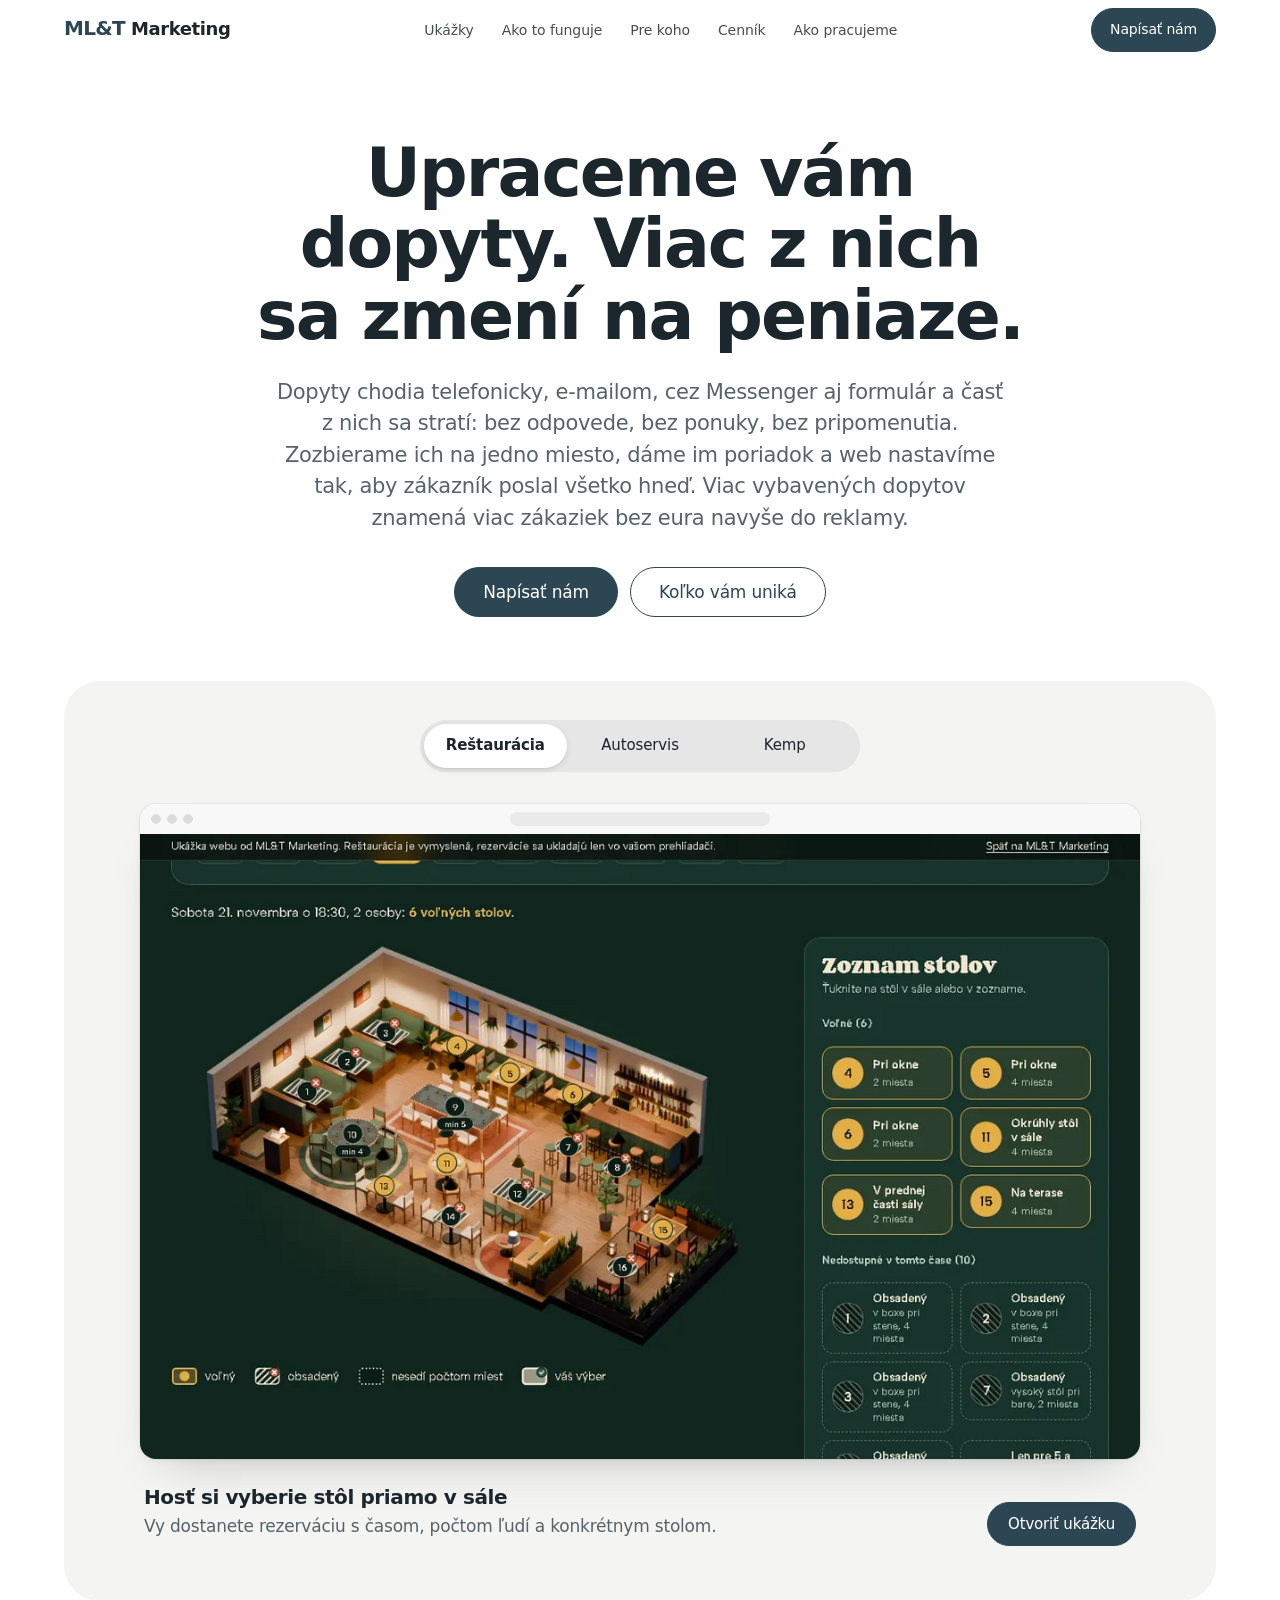
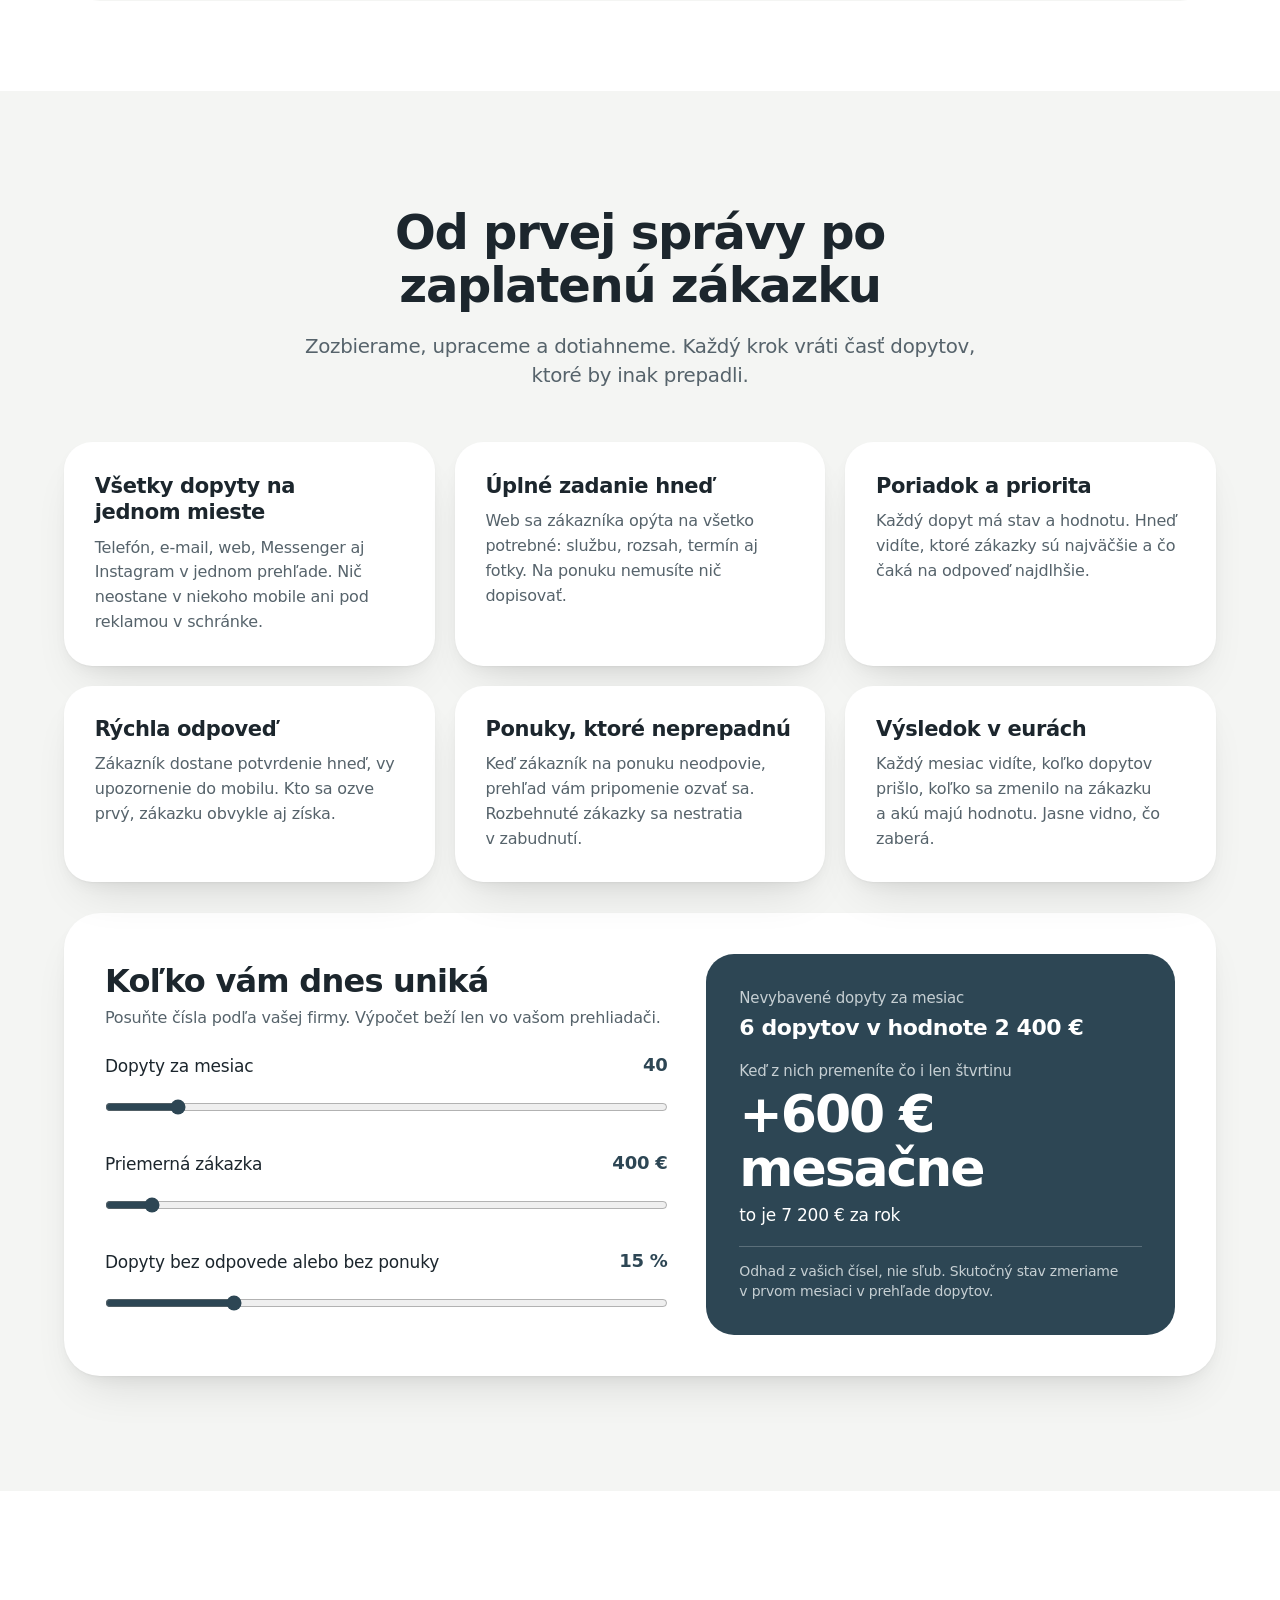
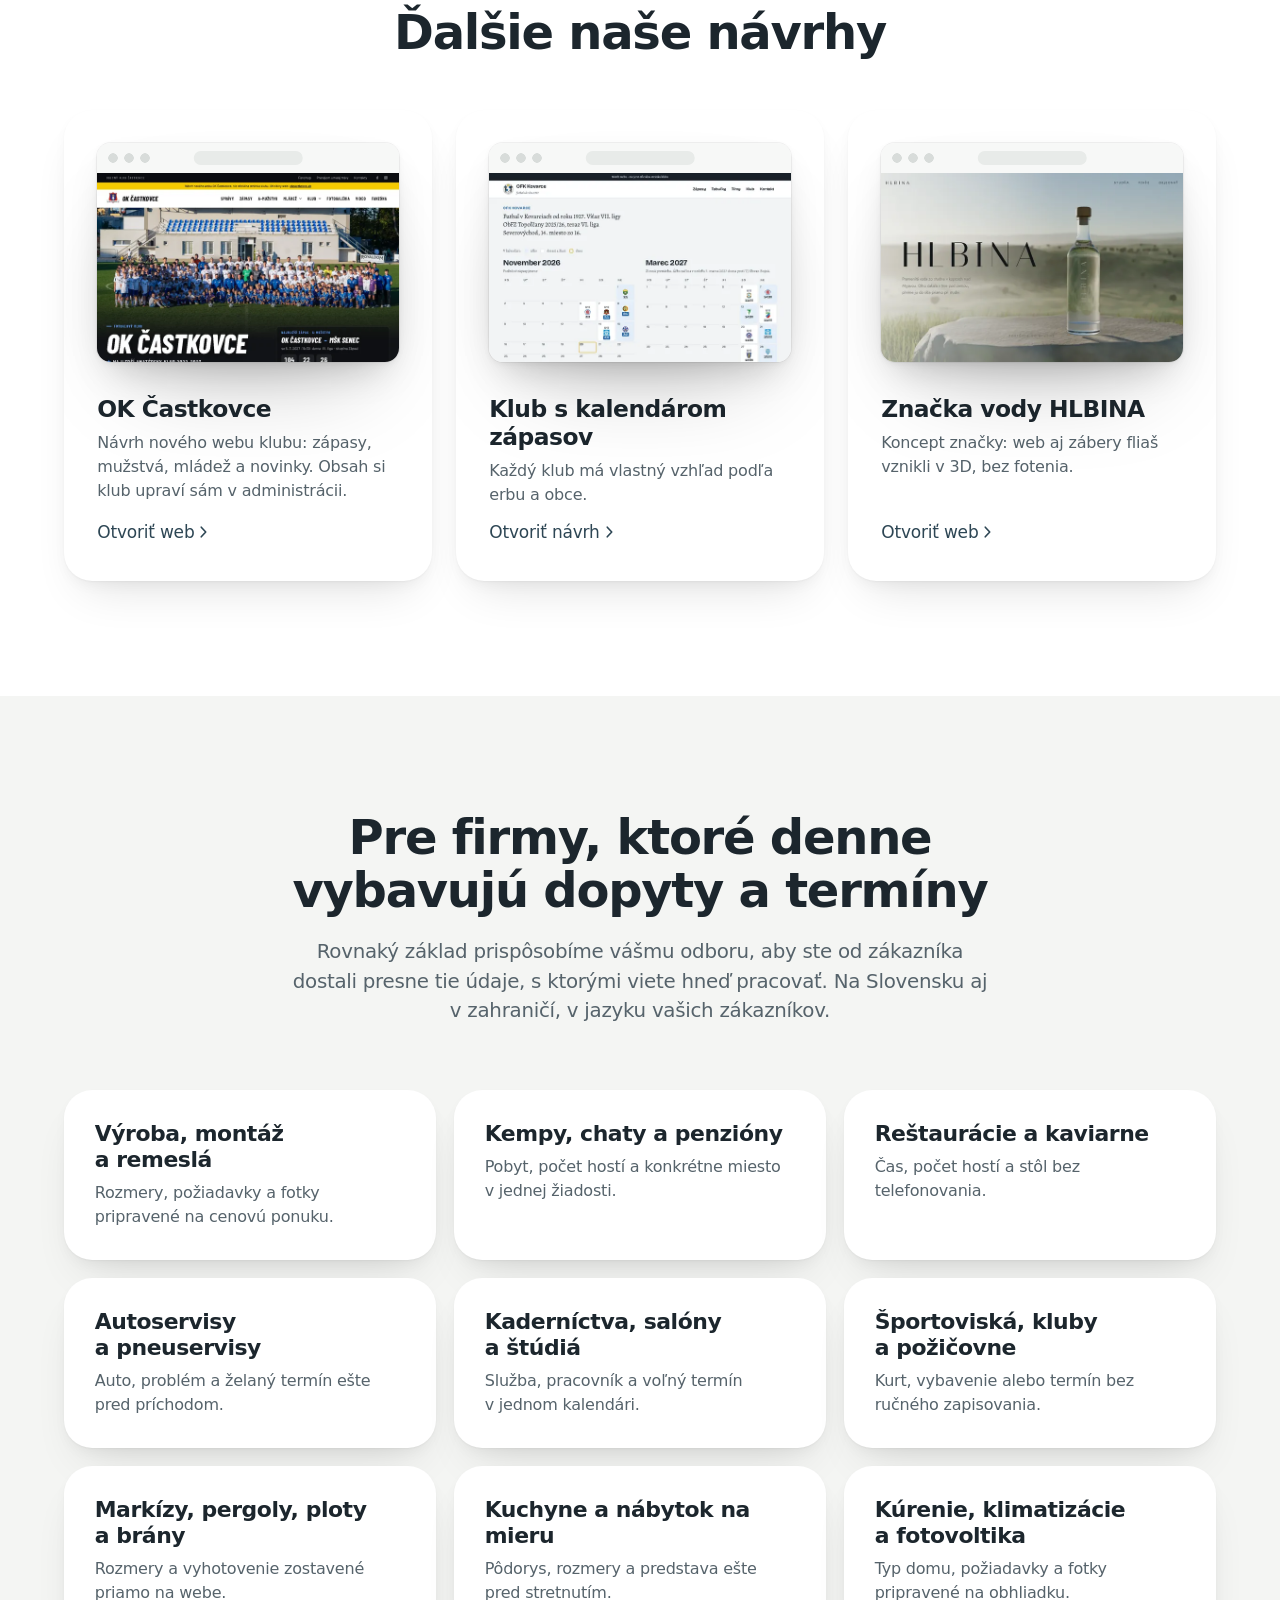
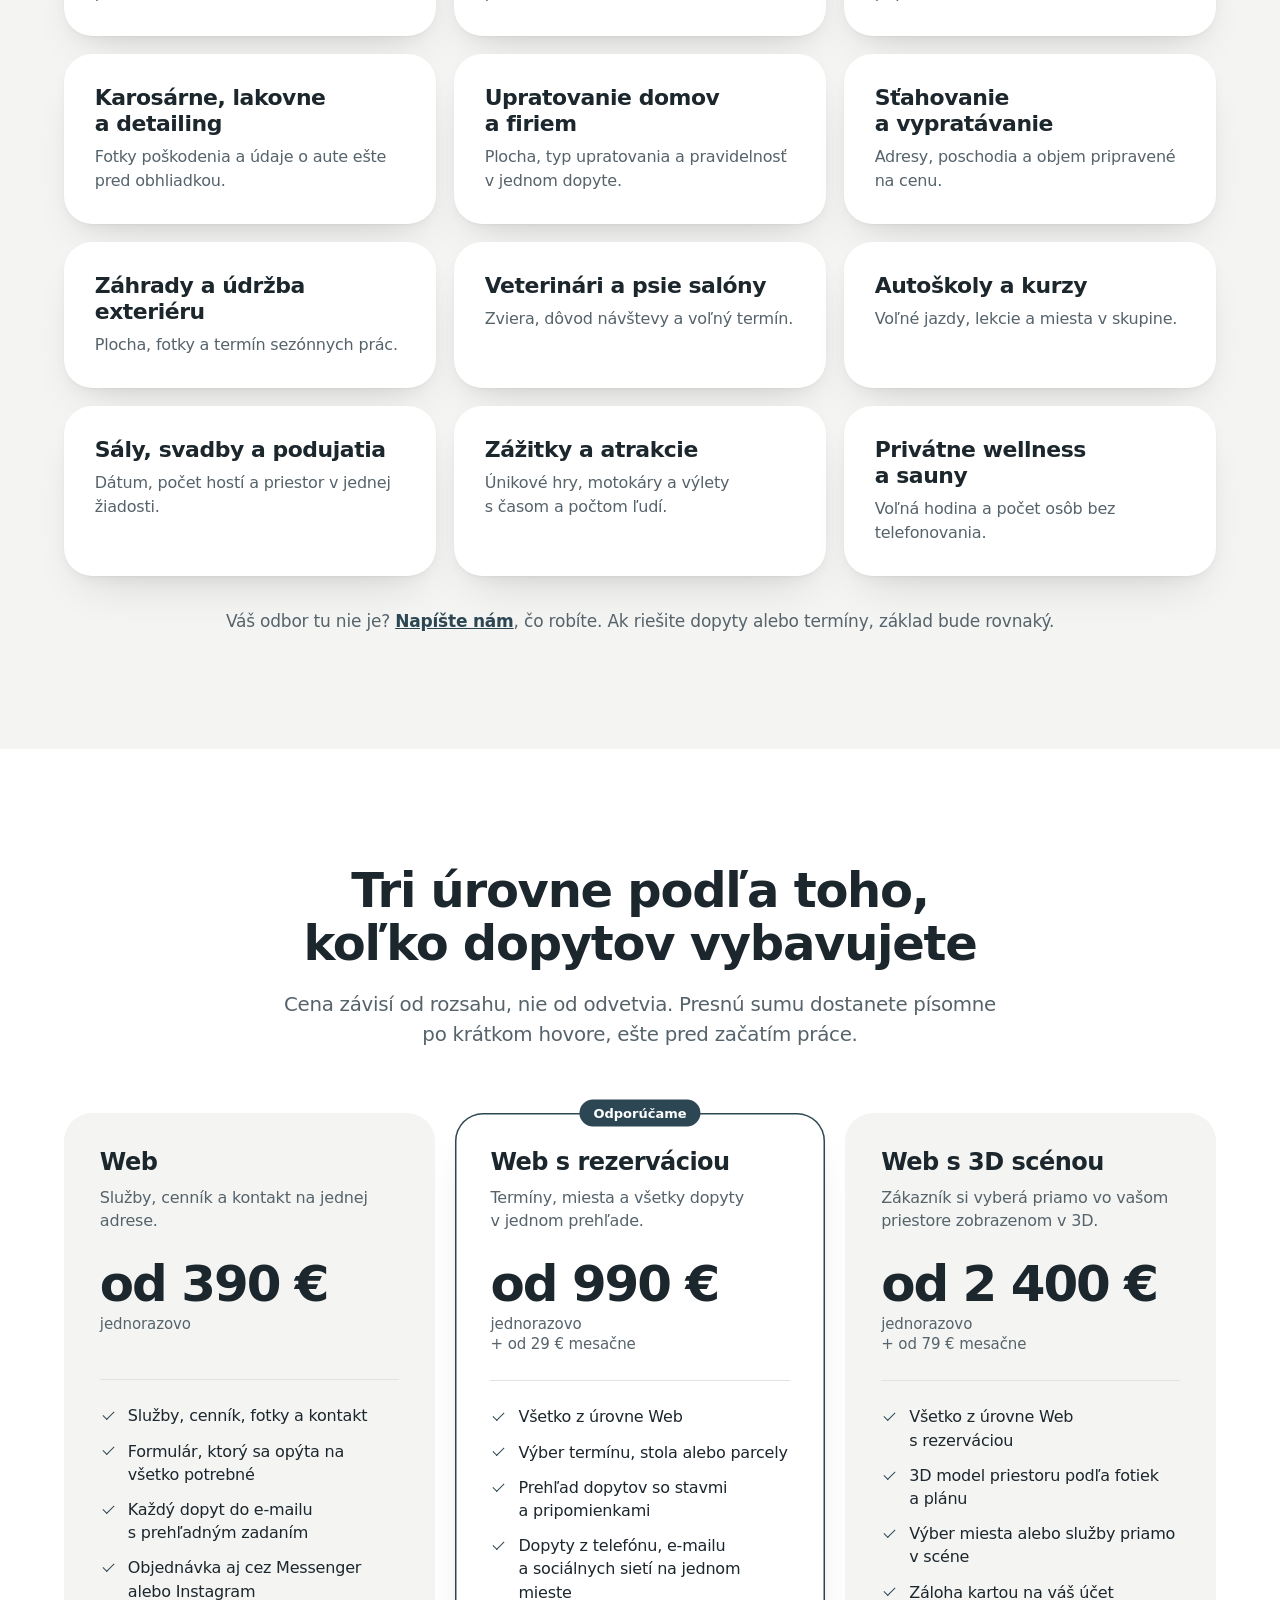
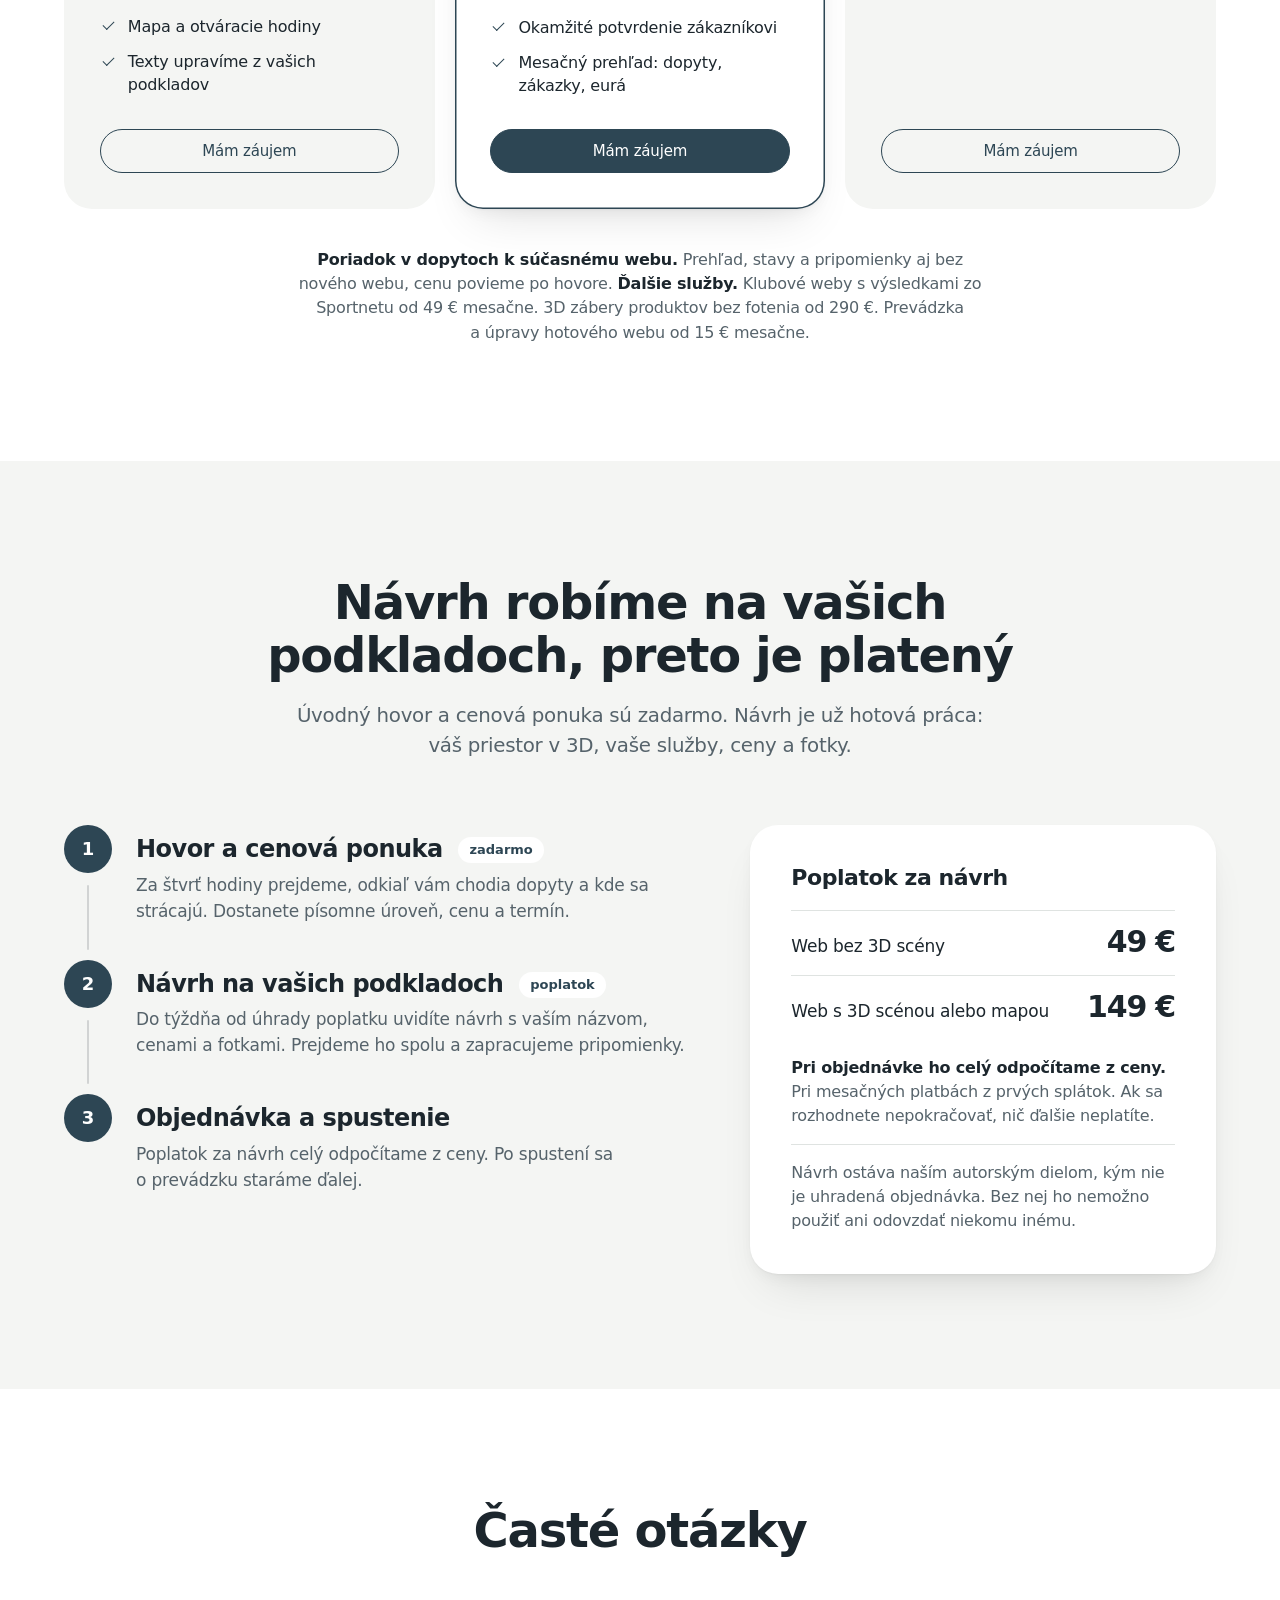
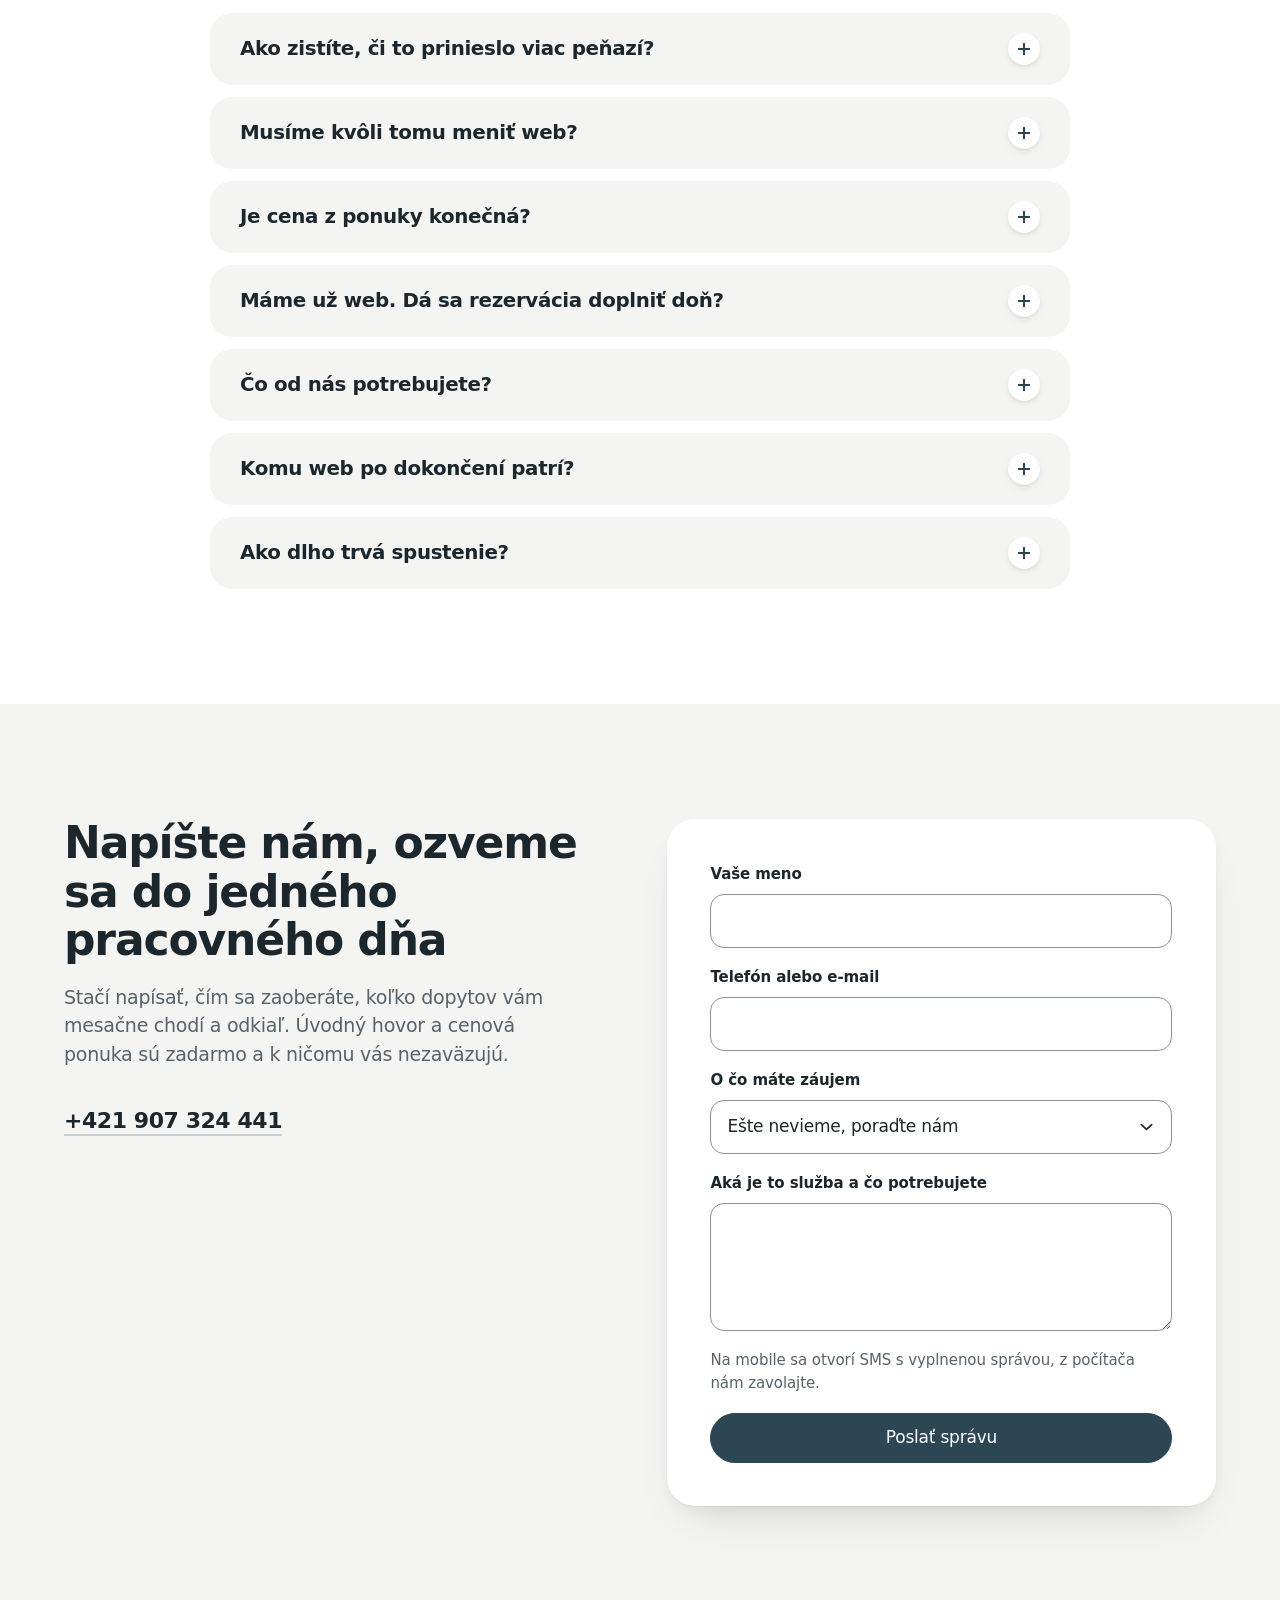
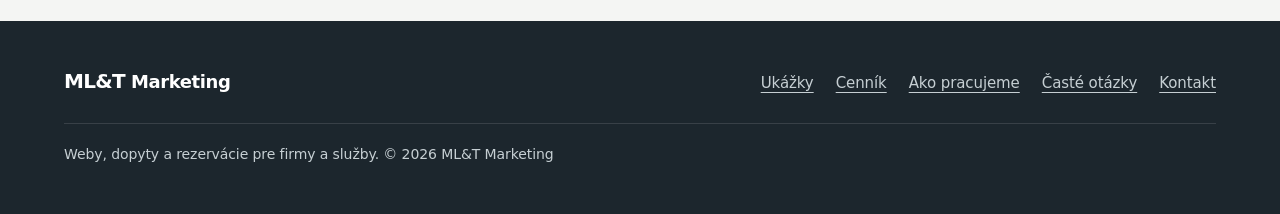
<file: index.html>
<!doctype html>
<html lang="sk">
<head>
<meta charset="utf-8">
<meta name="viewport" content="width=device-width, initial-scale=1">
<title>ML&amp;T Marketing – poriadok v dopytoch, viac zákaziek</title>
<meta name="description" content="Upraceme vám dopyty z telefónu, e-mailu, webu aj sociálnych sietí do jedného prehľadu, aby sa žiadny nestratil a viac z nich sa zmenilo na zaplatené zákazky.">
<meta name="robots" content="noindex">
<meta name="theme-color" content="#ffffff">
<meta name="color-scheme" content="light">
<meta property="og:title" content="ML&amp;T Marketing – poriadok v dopytoch, viac zákaziek">
<meta property="og:description" content="Upraceme vám dopyty. Viac z nich sa zmení na peniaze. Prehľad dopytov a web pre firmy, ktoré denne vybavujú zákazníkov a termíny.">
<meta property="og:type" content="website">
<meta property="og:url" content="https://matuslenicky.github.io/ml-marketing/">
<link rel="canonical" href="https://matuslenicky.github.io/ml-marketing/">
<link rel="icon" href="data:image/svg+xml,%3Csvg xmlns='http://www.w3.org/2000/svg' viewBox='0 0 64 64'%3E%3Crect width='64' height='64' rx='14' fill='%232d4654'/%3E%3Cpath d='M12 44V20h6.4l6.6 13 6.600-13H38v24h-6V31l-4.800 9.500h-4.400L18 31v13zM43 44V20h6v18.500h8.500V44z' fill='%23fff'/%3E%3Crect x='43' y='48' width='14.500' height='4' rx='2' fill='%23c6cfd3'/%3E%3C/svg%3E">
<style>
/* Pokojná paleta: biela, jemná teplá sivá a tlmená bridlicová. Farbu nesú len tlačidlá a drobné detaily.
   Vzhľad v duchu Apple: systémové písmo (SF Pro na Apple zariadeniach, Segoe UI Variable na Windows,
   Roboto na Androide), nadpisy s tesným trackingom, veľa vzduchu a mäkké viacvrstvové tiene namiesto čiar. */
:root {
  --white: #ffffff;
  --tint: #f4f5f3;
  --brand: #2d4654;
  --brand-2: #233843;
  --brand-soft: #c6cfd3;
  --ink: #1c262d;
  --muted: #56636b;
  --line: #dfe3e1;
  --field-line: #87939a;
  --display: -apple-system, BlinkMacSystemFont, 'SF Pro Display', 'Segoe UI Variable Display', 'Segoe UI', system-ui, Roboto, 'Helvetica Neue', Arial, sans-serif;
  --text: -apple-system, BlinkMacSystemFont, 'SF Pro Text', 'Segoe UI Variable Text', 'Segoe UI', system-ui, Roboto, 'Helvetica Neue', Arial, sans-serif;
  --wrap: 1180px;
  --gutter: clamp(24px, 5vw, 64px);
  --sec-y: clamp(72px, 9vw, 128px);
  --r-xl: 36px;
  --r-lg: 28px;
  --r-md: 22px;
  --r-sm: 14px;
  /* Tiene skladané z vrstiev: tesný kontakt + blízky + ďaleký mäkký tieň. */
  --sh-card: 0 1px 2px rgba(0, 0, 0, 0.034), 0 6px 16px -4px rgba(0, 0, 0, 0.051), 0 24px 48px -20px rgba(0, 0, 0, 0.136);
  --sh-lift: 0 2px 4px rgba(0, 0, 0, 0.043), 0 16px 32px -10px rgba(0, 0, 0, 0.119), 0 44px 80px -30px rgba(0, 0, 0, 0.255);
  --sh-device: 0 0 0 1px rgba(0, 0, 0, 0.051), 0 2px 6px rgba(0, 0, 0, 0.051), 0 18px 36px -14px rgba(0, 0, 0, 0.204), 0 48px 96px -40px rgba(0, 0, 0, 0.272);
  --ease: cubic-bezier(0.2, 0.8, 0.2, 1);
  --chev: url("data:image/svg+xml,%3Csvg xmlns='http://www.w3.org/2000/svg' viewBox='0 0 8 14'%3E%3Cpath d='M1.4 1.4 6.6 7l-5.2 5.6' fill='none' stroke='%23000' stroke-width='1.9' stroke-linecap='round' stroke-linejoin='round'/%3E%3C/svg%3E");
  color-scheme: light;
}

*, *::before, *::after { box-sizing: border-box; }
html { -webkit-text-size-adjust: 100%; scroll-padding-top: 76px; }
@media (prefers-reduced-motion: no-preference) { html { scroll-behavior: smooth; } }
body { margin: 0; background: var(--white); color: var(--ink); font: 400 1.0625rem/1.53 var(--text); letter-spacing: -0.012em; -webkit-font-smoothing: antialiased; -moz-osx-font-smoothing: grayscale; }
img { display: block; max-width: 100%; height: auto; }
a { color: inherit; }
h1, h2, h3, p, ul, ol, figure, fieldset { margin: 0; }
ul, ol { padding: 0; list-style: none; }
fieldset { border: 0; padding: 0; min-width: 0; }
button { font: inherit; color: inherit; letter-spacing: inherit; }
/* Tracking podľa veľkosti: veľké písmo tesnejšie, text pri nule; riadkovanie naopak. */
h1, h2, h3 { font-family: var(--display); font-weight: 600; line-height: 1.08; letter-spacing: -0.025em; text-wrap: balance; }
:focus-visible { outline: 3px solid var(--ink); outline-offset: 3px; border-radius: 6px; }
.on-blue :focus-visible { outline-color: var(--white); }
.wrap { width: min(100% - 2 * var(--gutter), var(--wrap)); margin-inline: auto; }
.nw { white-space: nowrap; }
.sr { position: absolute; width: 1px; height: 1px; overflow: hidden; clip-path: inset(50%); white-space: nowrap; }
.skip { position: absolute; left: -9999px; top: 8px; background: var(--ink); color: var(--white); padding: 12px 16px; border-radius: 12px; z-index: 60; font-weight: 600; }
.skip:focus { left: 8px; }

/* Tlačidlá: pilulky, plné a obrysové */
.btn { display: inline-flex; align-items: center; justify-content: center; min-height: 50px; padding: 0 28px; border-radius: 999px; border: 1.5px solid var(--brand); background: var(--brand); color: var(--white); font: 500 1.0625rem/1.1 var(--text); letter-spacing: -0.012em; text-decoration: none; cursor: pointer; transition: background-color 0.2s, border-color 0.2s, color 0.2s, transform 0.1s ease-out; }
/* odozva hneď pri stlačení, nie až po pustení */
.btn:active, .show-tab:active, .menu-btn:active, .faq-list summary:active { transform: scale(0.97); }
.btn-line { background: transparent; color: var(--brand); border-color: var(--brand); }
.btn-small { min-height: 44px; padding: 0 20px; font-size: 0.9375rem; }
@media (hover: hover) {
  .btn:hover { background: var(--brand-2); border-color: var(--brand-2); }
  .btn-line:hover { background: var(--brand); border-color: var(--brand); color: var(--white); }
}

/* Hlavička: sklo nad obsahom, čiara sa objaví až keď pod ňou ide obsah */
.top { position: sticky; top: 0; z-index: 40; background: rgba(255, 255, 255, 0.72); -webkit-backdrop-filter: blur(20px) saturate(180%); backdrop-filter: blur(20px) saturate(180%); transition: box-shadow 0.3s; }
.top.is-scrolled { box-shadow: 0 1px 0 rgba(0, 0, 0, 0.051), 0 12px 32px -20px rgba(0, 0, 0, 0.238); }
@media (prefers-reduced-transparency: reduce) { .top { background: var(--white); -webkit-backdrop-filter: none; backdrop-filter: none; } }
@media (prefers-contrast: more) { .top { background: var(--white); -webkit-backdrop-filter: none; backdrop-filter: none; box-shadow: 0 1px 0 var(--ink); } }
.top-in { display: flex; align-items: center; justify-content: space-between; gap: 16px; min-height: 60px; }
.brand { display: inline-flex; align-items: baseline; gap: 6px; min-height: 44px; padding-block: 10px; text-decoration: none; font: 600 1.125rem/1 var(--display); letter-spacing: -0.022em; color: var(--ink); }
.brand b { font-weight: 800; color: var(--brand); letter-spacing: -0.035em; font-size: 1.25rem; }
.nav { display: none; align-items: center; gap: 0; }
.nav a { display: inline-flex; align-items: center; min-height: 44px; padding: 0 14px; text-decoration: none; font: 400 0.875rem/1 var(--text); letter-spacing: -0.006em; color: rgba(28, 38, 45, 0.82); transition: color 0.2s; }
@media (hover: hover) { .nav a:hover { color: var(--brand); } }
.top-cta { display: none; }
.top .btn-small { min-height: 44px; padding: 0 18px; font-size: 0.875rem; }
.menu-btn { display: inline-flex; align-items: center; gap: 10px; min-height: 44px; margin-right: -10px; padding: 0 10px; border-radius: 999px; border: 0; background: transparent; font-weight: 500; font-size: 0.9375rem; cursor: pointer; }
.menu-btn i { position: relative; display: block; width: 18px; height: 12px; }
.menu-btn i::before, .menu-btn i::after { content: ""; position: absolute; left: 0; right: 0; height: 1.5px; border-radius: 1px; background: var(--ink); transition: transform 0.3s var(--ease); }
.menu-btn i::before { top: 2.25px; }
.menu-btn i::after { bottom: 2.25px; }
.menu-btn[aria-expanded="true"] i::before { transform: translateY(3px) rotate(45deg); }
.menu-btn[aria-expanded="true"] i::after { transform: translateY(-3px) rotate(-45deg); }
.menu { display: none; max-height: calc(100vh - 61px); max-height: calc(100dvh - 61px); overflow-y: auto; overscroll-behavior: contain; }
.menu .wrap { padding: 4px 0 24px; }
.menu.is-open { display: block; transform-origin: top right; animation: menu-in 0.35s var(--ease); }
@keyframes menu-in { from { opacity: 0; transform: translateY(-8px) scale(0.985); } }
@media (prefers-reduced-motion: reduce) { .menu.is-open { animation: menu-fade 0.15s ease-out; } @keyframes menu-fade { from { opacity: 0; } } }
.menu a { display: flex; align-items: center; min-height: 52px; text-decoration: none; font: 600 1.625rem/1.15 var(--display); letter-spacing: -0.026em; }
.menu .btn { margin: 20px 0 4px; width: 100%; min-height: 52px; color: var(--white); font: 500 1.0625rem/1.1 var(--text); letter-spacing: -0.012em; }
@media (min-width: 940px) {
  .nav { display: flex; }
  .top-cta { display: inline-flex; }
  .menu-btn, .menu, .menu.is-open { display: none; }
}

/* Úvod: nadpis v strede, pod ním ukážka na pokojnom sivom pódiu */
.hero { padding: clamp(40px, 6vw, 88px) 0 clamp(56px, 7vw, 104px); }
.hero-in { display: grid; gap: clamp(40px, 5vw, 68px); }
.hero-copy { display: grid; justify-items: center; text-align: center; }
.hero h1 { font-size: clamp(2.25rem, 1.2rem + 4.2vw, 4.25rem); line-height: 1.05; letter-spacing: -0.028em; max-width: 14em; }
.hero-lead { margin-top: clamp(18px, 2vw, 26px); max-width: 35em; font-size: clamp(1.125rem, 1rem + 0.45vw, 1.3125rem); line-height: 1.5; letter-spacing: -0.014em; color: var(--muted); }
.hero-cta { display: flex; flex-wrap: wrap; gap: 12px; justify-content: center; margin-top: clamp(26px, 2.6vw, 34px); }

/* Ukážky v úvode: segmented control + okno prehliadača s mäkkým tieňom */
.show { background: var(--tint); color: var(--ink); border-radius: var(--r-xl); padding: clamp(14px, 3vw, 44px) clamp(14px, 4vw, 56px) clamp(20px, 3vw, 44px); overflow-x: clip; }
.show-tabs { position: relative; display: grid; grid-template-columns: repeat(3, 1fr); gap: 2px; width: min(100%, 440px); margin-inline: auto; padding: 4px; background: rgba(28, 38, 45, 0.07); border-radius: 999px; }
.show-thumb { position: absolute; left: 0; top: 4px; bottom: 4px; border-radius: 999px; background: var(--white); box-shadow: 0 2px 6px rgba(0, 0, 0, 0.1), 0 1px 1px rgba(0, 0, 0, 0.06); pointer-events: none; }
.show-tab { position: relative; z-index: 1; min-height: 44px; padding: 0 6px; border: 0; border-radius: 999px; background: transparent; color: var(--ink); font-weight: 500; font-size: 0.9375rem; letter-spacing: -0.008em; cursor: pointer; transition: color 0.2s, transform 0.1s ease-out; }
.show-tab[aria-selected="true"] { background: var(--white); color: var(--ink); font-weight: 600; }
.has-thumb .show-tab[aria-selected="true"] { background: transparent; }
.show .frame { touch-action: pan-y; }
.show-panel { margin-top: clamp(16px, 2.6vw, 32px); }
.show-panel[hidden] { display: none; }
.show .frame { max-width: 1000px; margin-inline: auto; border-radius: 16px; box-shadow: 0 0 0 1px rgba(28, 38, 45, 0.06), 0 2px 6px rgba(0, 0, 0, 0.05), 0 24px 48px -28px rgba(0, 0, 0, 0.25); }
.show .frame img { aspect-ratio: 16 / 10; object-fit: cover; object-position: top left; }
.show-foot { display: grid; gap: 16px; max-width: 1000px; margin: clamp(18px, 2.2vw, 26px) auto 0; padding-inline: 4px; }
@media (min-width: 560px) { .show-foot { grid-template-columns: minmax(0, 1fr) auto; align-items: center; } }
.show-cap { font-size: 1.0625rem; line-height: 1.45; color: var(--muted); min-height: 4.6em; }
.show-cap b { display: block; margin-bottom: 4px; color: var(--ink); font: 600 1.25rem/1.25 var(--display); letter-spacing: -0.02em; }

/* Sekcie: pokojný rytmus bielej a sivej, hlavička v strede */
.sec { padding: var(--sec-y) 0; }
.sec-tint { background: var(--tint); }
.sec-head { display: grid; justify-items: center; gap: clamp(14px, 1.6vw, 20px); max-width: 54rem; margin-inline: auto; text-align: center; }
.sec-head h2 { font-size: clamp(1.875rem, 1.25rem + 2.4vw, 3rem); line-height: 1.1; letter-spacing: -0.026em; max-width: 18em; }
.sec-head p { color: var(--muted); font-size: clamp(1.0625rem, 1rem + 0.3vw, 1.25rem); line-height: 1.5; letter-spacing: -0.014em; max-width: 36em; }
.kicker { display: block; margin-bottom: 14px; font: 600 0.9688rem/1.3 var(--text); color: var(--brand); }

/* Ďalšie návrhy: tri rovnaké karty */
.works { display: grid; gap: clamp(16px, 2vw, 24px); margin-top: clamp(36px, 4vw, 56px); }
@media (min-width: 760px) { .works { grid-template-columns: repeat(3, minmax(0, 1fr)); } }
.work { display: flex; flex-direction: column; background: var(--white); border-radius: var(--r-lg); box-shadow: var(--sh-card); overflow: hidden; text-decoration: none; color: var(--ink); transition: transform 0.45s var(--ease), box-shadow 0.45s var(--ease); }
.work[href]:active { transform: scale(0.985); transition-duration: 0.1s; }
@media (hover: hover) and (prefers-reduced-motion: no-preference) {
  .work[href]:hover { transform: translateY(-4px); box-shadow: var(--sh-lift); }
  .work[href]:hover:active { transform: translateY(-4px) scale(0.985); }
}
.work-media { position: relative; padding: clamp(20px, 2.6vw, 36px); }
.work-body { flex: 1; display: grid; grid-template-rows: auto 1fr auto; gap: 8px; padding: 0 clamp(22px, 2.6vw, 36px) clamp(26px, 2.8vw, 36px); }
.work-body h3 { font-size: clamp(1.25rem, 1.1rem + 0.45vw, 1.5rem); font-weight: 600; line-height: 1.2; letter-spacing: -0.022em; }
.work-body p { color: var(--muted); font-size: 1rem; line-height: 1.5; }
.work-link { display: inline-flex; align-items: center; gap: 6px; width: fit-content; margin-top: 4px; font-weight: 500; color: var(--brand); text-decoration: none; text-underline-offset: 4px; text-decoration-thickness: 1.5px; }
.work-link::after { content: ""; flex: none; width: 7px; height: 12px; background: currentColor; -webkit-mask: var(--chev) center / contain no-repeat; mask: var(--chev) center / contain no-repeat; transition: transform 0.3s var(--ease); }
@media (hover: hover) {
  .work[href]:hover .work-link { text-decoration-line: underline; }
  .work[href]:hover .work-link::after { transform: translateX(3px); }
}
.frame { position: relative; border-radius: 14px; overflow: hidden; background: var(--white); box-shadow: var(--sh-device); }
.frame::before { content: ""; display: block; height: 30px; background: radial-gradient(circle at 16px 15px, #d8dcda 4.5px, transparent 5px), radial-gradient(circle at 32px 15px, #d8dcda 4.5px, transparent 5px), radial-gradient(circle at 48px 15px, #d8dcda 4.5px, transparent 5px), #f7f8f7; }
.frame::after { content: ""; position: absolute; top: 8px; left: 50%; width: min(36%, 260px); height: 14px; transform: translateX(-50%); border-radius: 7px; background: #e8ebe9; }
.frame img { width: 100%; }

/* Balíky */
.packs { display: grid; grid-template-columns: minmax(0, 1fr); gap: 32px clamp(14px, 1.6vw, 20px); margin-top: clamp(44px, 5vw, 72px); align-items: stretch; }
@media (min-width: 640px) { .packs { grid-template-columns: repeat(2, minmax(0, 1fr)); } }
@media (min-width: 980px) { .packs { grid-template-columns: repeat(3, minmax(0, 1fr)); } }
.pack { position: relative; display: flex; flex-direction: column; padding: clamp(28px, 2.8vw, 40px); border-radius: var(--r-lg); background: var(--tint); color: var(--ink); }
.pack h3 { font-size: 1.5rem; font-weight: 600; line-height: 1.1; letter-spacing: -0.022em; }
.pack-for { margin-top: 10px; color: var(--muted); font-size: 1rem; line-height: 1.45; }
/* rovnaká výška popisu len keď sú karty vedľa seba; v jednom stĺpci by ostala prázdna medzera */
@media (min-width: 640px) { .pack-for { min-height: 2.9em; } }
/* tri úzke stĺpce: popis môže mať tri riadky, ceny ostanú v jednej línii */
@media (min-width: 980px) and (max-width: 1199px) { .pack-for { min-height: 4.35em; } }
.pack-price { display: flex; flex-wrap: wrap; align-items: baseline; gap: 4px 12px; margin-top: 28px; padding-bottom: 26px; border-bottom: 1px solid var(--line); }
/* ceny vo všetkých kartách v jednej línii: popis ceny vždy pod sumou, blok cien rovnako vysoký */
@media (min-width: 640px) {
  .pack-price { align-content: flex-start; min-height: calc(clamp(2.5rem, 2rem + 1.4vw, 3.25rem) + 4px + 2 * 1.35 * 0.9375rem + 26px); }
  .pack-price span { flex-basis: 100%; }
}
.pack-price strong { font: 600 clamp(2.5rem, 2rem + 1.4vw, 3.25rem)/1 var(--display); letter-spacing: -0.04em; white-space: nowrap; font-variant-numeric: tabular-nums; color: var(--ink); }
.pack-price span { font-size: 0.9375rem; color: var(--muted); line-height: 1.35; letter-spacing: -0.006em; }
.pack ul { display: grid; gap: 12px; margin: 24px 0 32px; }
.pack li { position: relative; padding-left: 28px; font-size: 1rem; line-height: 1.45; }
.pack li::before { content: ""; position: absolute; left: 3px; top: 0.42em; width: 11px; height: 6px; border-left: 1.75px solid var(--brand); border-bottom: 1.75px solid var(--brand); transform: rotate(-45deg); }
.pack .btn { margin-top: auto; align-self: stretch; }
/* štítok sedí na hornej hrane karty, s názvom sa nikdy nezrazí */
.pack-tag { position: absolute; top: 0; left: 50%; transform: translate(-50%, -50%); white-space: nowrap; padding: 7px 14px; border-radius: 999px; background: var(--brand); color: var(--white); font: 600 0.8125rem/1 var(--text); letter-spacing: 0; }
.pack.best { background: var(--white); box-shadow: inset 0 0 0 1.5px var(--brand), var(--sh-card); }
/* Dva stĺpce (tablet): tretí balík nenechávame osamote v polovici riadka. */
@media (min-width: 640px) and (max-width: 979px) {
  .packs > .pack:nth-child(3):last-child { grid-column: 1 / -1; }
  .packs > .pack:nth-child(3):last-child ul { grid-template-columns: 1fr 1fr; column-gap: 24px; }
  .packs > .pack:nth-child(3):last-child .pack-for { min-height: 0; }
}
.sec-note { max-width: 44em; margin: clamp(28px, 3vw, 40px) auto 0; text-align: center; color: var(--muted); font-size: 1rem; }
.sec-note b { color: var(--ink); }

/* Čo získate */
.caps { display: grid; gap: clamp(14px, 1.6vw, 20px); margin-top: clamp(36px, 4vw, 56px); }
@media (min-width: 620px) { .caps { grid-template-columns: repeat(2, 1fr); } }
@media (min-width: 980px) { .caps { grid-template-columns: repeat(3, 1fr); } }
.cap { padding: clamp(24px, 2.4vw, 32px); border-radius: var(--r-lg); background: var(--white); box-shadow: var(--sh-card); }
.cap h3 { font-size: clamp(1.1875rem, 1.1rem + 0.3vw, 1.3125rem); font-weight: 600; line-height: 1.25; letter-spacing: -0.018em; }
.cap p { margin-top: 10px; color: var(--muted); font-size: 1rem; line-height: 1.55; }

/* Kalkulačka: koľko dopytov a eur dnes uniká */
.calc { display: grid; gap: clamp(24px, 3vw, 40px); margin-top: clamp(20px, 2.4vw, 32px); padding: clamp(24px, 3.2vw, 44px); border-radius: var(--r-xl); background: var(--white); box-shadow: var(--sh-card); }
@media (min-width: 900px) { .calc { grid-template-columns: minmax(0, 1.2fr) minmax(0, 1fr); align-items: center; } }
.calc h3 { font-size: clamp(1.5rem, 1.2rem + 1vw, 2rem); letter-spacing: -0.024em; }
.calc-sub { margin-top: 8px; color: var(--muted); font-size: 1rem; }
.calc-row { display: grid; grid-template-columns: minmax(0, 1fr) auto; gap: 6px 16px; margin-top: 22px; }
.calc-row label { font-weight: 500; }
.calc-row output { font: 600 1.125rem/1.3 var(--display); font-variant-numeric: tabular-nums; color: var(--brand); }
.calc-row input { grid-column: 1 / -1; width: 100%; height: 44px; margin: 0; accent-color: var(--brand); cursor: pointer; }
.calc-out { padding: clamp(22px, 2.6vw, 34px); border-radius: var(--r-lg); background: var(--brand); color: var(--white); }
.calc-k { font-size: 0.9375rem; color: var(--brand-soft); }
.calc-v { margin: 4px 0 18px; font: 600 1.375rem/1.25 var(--display); letter-spacing: -0.02em; font-variant-numeric: tabular-nums; }
.calc-big { margin-top: 4px; font: 600 clamp(2.25rem, 1.6rem + 2.4vw, 3.25rem)/1.05 var(--display); letter-spacing: -0.04em; font-variant-numeric: tabular-nums; }
.calc-y { margin-top: 6px; font-weight: 500; }
.calc-fine { margin-top: 18px; padding-top: 14px; border-top: 1px solid rgba(255, 255, 255, 0.22); font-size: 0.875rem; line-height: 1.45; color: var(--brand-soft); }

/* Pre koho: dlaždice; na mobile prvých 6 a tlačidlo na zvyšok */
.who { display: grid; gap: clamp(12px, 1.4vw, 18px); margin: clamp(44px, 5vw, 72px) 0 0; }
@media (min-width: 640px) { .who { grid-template-columns: repeat(2, 1fr); } }
@media (min-width: 980px) { .who { grid-template-columns: repeat(3, 1fr); } }
.who div { display: grid; align-content: start; gap: 8px; padding: clamp(22px, 2.4vw, 32px); border-radius: var(--r-lg); background: var(--white); box-shadow: var(--sh-card); }
.who dt { font: 600 clamp(1.1875rem, 1.05rem + 0.4vw, 1.375rem)/1.2 var(--display); letter-spacing: -0.02em; }
.who dd { margin: 0; color: var(--muted); font-size: 1rem; line-height: 1.5; }
.who-toggle { display: flex; justify-content: center; margin-top: 18px; }
.who-toggle[hidden] { display: none; }
@media (max-width: 639.98px) { .who.is-short > div:nth-child(n+7) { display: none; } }
@media (min-width: 640px) { .who-toggle { display: none; } }
.who-more { margin-top: clamp(22px, 2.6vw, 32px); color: var(--muted); text-align: center; }
.who-more a { color: var(--brand); font-weight: 600; }

/* Návrh a poplatok */
.flow { display: grid; gap: clamp(36px, 4.4vw, 64px); margin-top: clamp(44px, 5vw, 72px); align-items: start; }
@media (min-width: 960px) { .flow { grid-template-columns: minmax(0, 1.15fr) minmax(0, 0.85fr); } }
.steps { display: grid; gap: 0; counter-reset: s; }
.steps li { counter-increment: s; position: relative; padding: 0 0 36px 72px; }
.steps li:last-child { padding-bottom: 0; }
.steps li::before { content: counter(s); position: absolute; left: 0; top: 0; display: grid; place-items: center; width: 48px; height: 48px; border-radius: 50%; background: var(--brand); color: var(--white); font: 600 1.125rem/1 var(--display); }
.steps li::after { content: ""; position: absolute; left: 23px; top: 60px; bottom: 10px; width: 2px; border-radius: 1px; background: rgba(28, 38, 45, 0.16); }
.steps li:last-child::after { display: none; }
.steps h3 { font-size: clamp(1.25rem, 1.1rem + 0.5vw, 1.5rem); font-weight: 600; line-height: 1.2; letter-spacing: -0.022em; padding-top: 10px; }
.steps h3 span { display: inline-block; margin-left: 8px; padding: 5px 11px; border-radius: 999px; background: var(--white); color: var(--brand); font: 600 0.8125rem/1.2 var(--text); letter-spacing: 0; vertical-align: 0.2em; }
.steps p { margin-top: 8px; color: var(--muted); max-width: 34em; }
.fee { background: var(--white); color: var(--ink); border-radius: var(--r-lg); padding: clamp(28px, 3.2vw, 44px); box-shadow: var(--sh-card); }
.fee h3 { font-size: 1.375rem; font-weight: 600; letter-spacing: -0.02em; }
.fee dl { margin: 20px 0 0; display: grid; gap: 0; }
.fee dl div { display: flex; align-items: baseline; justify-content: space-between; gap: 16px; padding: 16px 0; border-top: 1px solid var(--line); }
.fee dt { font-weight: 500; }
.fee dd { margin: 0; font: 600 1.875rem/1 var(--display); letter-spacing: -0.04em; white-space: nowrap; font-variant-numeric: tabular-nums; color: var(--ink); }
.fee p { margin-top: 16px; font-size: 1rem; line-height: 1.5; color: var(--muted); }
.fee p b { color: var(--ink); }
.fee p + p { padding-top: 16px; border-top: 1px solid var(--line); }

/* Otázky: jeden stĺpec v strede, otvorená otázka sa zdvihne */
.faq-in { display: grid; justify-items: center; gap: clamp(36px, 4.4vw, 60px); }
.faq-in h2 { font-size: clamp(1.875rem, 1.25rem + 2.4vw, 3rem); line-height: 1.1; letter-spacing: -0.026em; text-align: center; }
.faq-list { display: grid; gap: 12px; width: 100%; max-width: 860px; }
.faq-list details { background: var(--tint); border-radius: var(--r-md); padding: 0 clamp(20px, 2.4vw, 30px); transition: background-color 0.3s, box-shadow 0.3s; }
.faq-list details[open] { background: var(--white); box-shadow: var(--sh-card); }
.faq-list summary { display: flex; align-items: center; justify-content: space-between; gap: 16px; min-height: 72px; padding: 18px 0; cursor: pointer; list-style: none; font: 600 clamp(1.0625rem, 1rem + 0.3vw, 1.25rem)/1.3 var(--display); letter-spacing: -0.018em; }
.faq-list summary::-webkit-details-marker { display: none; }
.faq-list summary::after { content: ""; flex: none; width: 32px; height: 32px; border-radius: 50%; background: linear-gradient(var(--brand), var(--brand)) center / 12px 2px no-repeat, linear-gradient(var(--brand), var(--brand)) center / 2px 12px no-repeat, var(--white); box-shadow: 0 1px 2px rgba(0, 0, 0, 0.068), 0 3px 10px -3px rgba(0, 0, 0, 0.136); transition: transform 0.35s var(--ease), background-color 0.3s; }
.faq-list details[open] summary::after { transform: rotate(45deg); background-color: var(--tint); }
.faq-list details p { padding: 0 0 26px; max-width: 42em; color: var(--muted); }

/* Kontakt */
.contact-in { display: grid; gap: 40px 80px; }
@media (min-width: 940px) { .contact-in { grid-template-columns: minmax(0, 1fr) minmax(0, 1.05fr); align-items: start; } }
.contact-in h2 { font-size: clamp(1.875rem, 1.25rem + 2.2vw, 2.75rem); line-height: 1.1; letter-spacing: -0.026em; }
.contact-lead { margin-top: 18px; color: var(--muted); max-width: 30em; font-size: clamp(1.0625rem, 1rem + 0.3vw, 1.1875rem); line-height: 1.5; letter-spacing: -0.014em; }
.contact-ways { display: grid; gap: 4px; margin-top: 30px; }
.contact-ways a { display: inline-flex; align-items: center; min-height: 46px; width: fit-content; font: 600 1.375rem/1.2 var(--display); letter-spacing: -0.02em; font-variant-numeric: tabular-nums; text-decoration-color: var(--brand-soft); text-underline-offset: 6px; text-decoration-thickness: 2px; }
.form { display: grid; gap: 18px; padding: clamp(24px, 3.4vw, 44px); background: var(--white); color: var(--ink); border-radius: var(--r-lg); box-shadow: var(--sh-card); }
.field { display: grid; gap: 8px; }
.field label { font-weight: 600; font-size: 0.9375rem; letter-spacing: -0.006em; }
.field input, .field select, .field textarea { width: 100%; min-height: 54px; padding: 14px 16px; border-radius: var(--r-sm); border: 1px solid var(--field-line); background: var(--white); color: var(--ink); font: 400 1.0625rem/1.4 var(--text); letter-spacing: -0.012em; transition: border-color 0.2s, box-shadow 0.2s; }
.field select { -webkit-appearance: none; appearance: none; padding-right: 46px; background: var(--white) url("data:image/svg+xml,%3Csvg xmlns='http://www.w3.org/2000/svg' viewBox='0 0 14 8'%3E%3Cpath d='M1.4 1.4 7 6.6l5.6-5.2' fill='none' stroke='%231c262d' stroke-width='1.8' stroke-linecap='round' stroke-linejoin='round'/%3E%3C/svg%3E") no-repeat right 18px center / 13px 8px; }
.field input:focus, .field select:focus, .field textarea:focus { border-color: var(--brand); box-shadow: 0 0 0 4px rgba(45, 70, 84, 0.16); }
.field textarea { min-height: 128px; resize: vertical; }
@media (max-width: 359px) {
  .form { padding-left: 16px; padding-right: 16px; }
  .field select { padding-left: 12px; padding-right: 36px; background-position: right 12px center; }
}
.form :focus-visible { outline: 3px solid var(--brand); outline-offset: 2px; }
.field [aria-invalid="true"] { border-color: var(--ink); border-width: 2px; }
.form-note { font-size: 0.9375rem; color: var(--muted); letter-spacing: -0.006em; }
.form-note.is-error { font-weight: 600; padding: 12px 14px; border-radius: 12px; background: #f6ebe6; color: #7a2e16; }

/* Pätička */
.foot { background: var(--ink); color: var(--brand-soft); padding: 40px 0 48px; font-size: 0.9375rem; letter-spacing: -0.006em; }
.foot-in { display: flex; flex-wrap: wrap; align-items: center; justify-content: space-between; gap: 10px 24px; }
.foot .brand { color: var(--white); }
.foot .brand b { color: var(--white); }
.foot-nav { display: flex; flex-wrap: wrap; gap: 0 2px; margin-inline: -10px; }
.foot-nav a { display: inline-flex; align-items: center; min-height: 44px; padding: 0 10px; text-underline-offset: 4px; }
.foot-legal { flex-basis: 100%; margin-top: 8px; padding-top: 20px; border-top: 1px solid rgba(255, 255, 255, 0.12); font-size: 0.875rem; }
</style>
</head>
<body>
<a class="skip" href="#obsah">Preskočiť na obsah</a>

<header class="top">
  <div class="wrap top-in">
    <a class="brand" href="#" aria-label="ML&amp;T Marketing, na začiatok stránky"><b>ML&amp;T</b> Marketing</a>
    <nav class="nav" aria-label="Hlavná navigácia">
      <a href="#ukazky">Ukážky</a>
      <a href="#moznosti">Ako to funguje</a>
      <a href="#pre-koho">Pre koho</a>
      <a href="#cennik">Cenník</a>
      <a href="#navrh">Ako pracujeme</a>
    </nav>
    <a class="btn btn-small top-cta" href="#kontakt">Napísať nám</a>
    <button class="menu-btn" type="button" id="menu-btn" aria-expanded="false" aria-controls="menu"><i aria-hidden="true"></i>Menu</button>
  </div>
  <nav class="menu" id="menu" aria-label="Navigácia na mobile">
    <div class="wrap">
      <a href="#ukazky">Ukážky</a>
      <a href="#moznosti">Ako to funguje</a>
      <a href="#pre-koho">Pre koho</a>
      <a href="#cennik">Cenník</a>
      <a href="#navrh">Ako pracujeme</a>
      <a href="#otazky">Časté otázky</a>
      <a class="btn" href="#kontakt">Napísať nám</a>
    </div>
  </nav>
</header>

<main id="obsah">
  <section class="hero">
    <div class="wrap hero-in">
      <div class="hero-copy">
        <h1>Upraceme vám dopyty. Viac z&nbsp;nich sa zmení na peniaze.</h1>
        <p class="hero-lead">Dopyty chodia telefonicky, <span class="nw">e-mailom</span>, cez Messenger aj formulár a&nbsp;časť z&nbsp;nich sa stratí: bez odpovede, bez ponuky, bez pripomenutia. Zozbierame ich na jedno miesto, dáme im poriadok a&nbsp;web nastavíme tak, aby zákazník poslal všetko hneď. Viac vybavených dopytov znamená viac zákaziek bez eura navyše do reklamy.</p>
        <div class="hero-cta">
          <a class="btn" href="#kontakt">Napísať nám</a>
          <a class="btn btn-line" href="#prinos">Koľko vám uniká</a>
        </div>
      </div>

      <div class="show" id="ukazky">
        <div class="show-tabs" role="tablist" aria-label="Ukážka">
          <button class="show-tab" type="button" role="tab" id="st-restauracia" aria-controls="sp-restauracia" aria-selected="true">Reštaurácia</button>
          <button class="show-tab" type="button" role="tab" id="st-autoservis" aria-controls="sp-autoservis" aria-selected="false" tabindex="-1">Autoservis</button>
          <button class="show-tab" type="button" role="tab" id="st-kemp" aria-controls="sp-kemp" aria-selected="false" tabindex="-1">Kemp</button>
        </div>
        <div class="show-panel" role="tabpanel" id="sp-restauracia" aria-labelledby="st-restauracia">
          <div class="frame"><img src="assets/img/demo-restauracia-1120.webp" srcset="assets/img/demo-restauracia-640.webp 640w, assets/img/demo-restauracia-1120.webp 1120w" sizes="(min-width: 1180px) 1000px, 88vw" width="1120" height="700" alt="Web reštaurácie: pohľad do sály zhora, hosť si na ňom vyberá stôl"></div>
          <div class="show-foot">
            <p class="show-cap"><b>Hosť si vyberie stôl priamo v&nbsp;sále</b>Vy dostanete rezerváciu s&nbsp;časom, počtom ľudí a&nbsp;konkrétnym stolom.</p>
            <a class="btn btn-small" href="ukazky/restauracia/">Otvoriť ukážku</a>
          </div>
        </div>
        <div class="show-panel" role="tabpanel" id="sp-autoservis" aria-labelledby="st-autoservis" hidden>
          <div class="frame"><img src="assets/img/demo-autoservis-1120.webp" srcset="assets/img/demo-autoservis-640.webp 640w, assets/img/demo-autoservis-1120.webp 1120w" sizes="(min-width: 1180px) 1000px, 88vw" width="1120" height="700" loading="lazy" alt="Web autoservisu: auto v dielni s klikateľnými bodmi pri kolese, motore a brzdách"></div>
          <div class="show-foot">
            <p class="show-cap"><b>Zákazník ukáže, čo treba opraviť</b>Do servisu príde dopyt s&nbsp;autom, problémom a&nbsp;želaným termínom.</p>
            <a class="btn btn-small" href="ukazky/autoservis/">Otvoriť ukážku</a>
          </div>
        </div>
        <div class="show-panel" role="tabpanel" id="sp-kemp" aria-labelledby="st-kemp" hidden>
          <div class="frame"><img src="assets/img/pullmann-3d-1100.webp" srcset="assets/img/pullmann-3d-640.webp 640w, assets/img/pullmann-3d-1100.webp 1100w" sizes="(min-width: 1180px) 1000px, 88vw" width="1100" height="639" loading="lazy" alt="3D model kempu v Piešťanoch s parcelami, cestami a budovami"></div>
          <div class="show-foot">
            <p class="show-cap"><b>Hosť si vyberie parcelu v&nbsp;3D</b>Recepcia dostane pobyt s&nbsp;termínom, vozidlom a&nbsp;konkrétnym miestom.</p>
            <a class="btn btn-small" href="https://matuslenicky.github.io/parcela/kempy/pullmann/" target="_blank" rel="noopener">Otvoriť ukážku</a>
          </div>
        </div>
      </div>
    </div>
  </section>

  <section class="sec sec-tint" id="moznosti" aria-labelledby="h-moznosti">
    <div class="wrap">
      <div class="sec-head">
        <h2 id="h-moznosti">Od prvej správy po zaplatenú zákazku</h2>
        <p>Zozbierame, upraceme a&nbsp;dotiahneme. Každý krok vráti časť dopytov, ktoré by inak prepadli.</p>
      </div>
      <ul class="caps">
        <li class="cap"><h3>Všetky dopyty na jednom mieste</h3><p>Telefón, <span class="nw">e-mail</span>, web, Messenger aj Instagram v&nbsp;jednom prehľade. Nič neostane v&nbsp;niekoho mobile ani pod reklamou v&nbsp;schránke.</p></li>
        <li class="cap"><h3>Úplné zadanie hneď</h3><p>Web sa zákazníka opýta na všetko potrebné: službu, rozsah, termín aj fotky. Na ponuku nemusíte nič dopisovať.</p></li>
        <li class="cap"><h3>Poriadok a&nbsp;priorita</h3><p>Každý dopyt má stav a&nbsp;hodnotu. Hneď vidíte, ktoré zákazky sú najväčšie a&nbsp;čo čaká na odpoveď najdlhšie.</p></li>
        <li class="cap"><h3>Rýchla odpoveď</h3><p>Zákazník dostane potvrdenie hneď, vy upozornenie do mobilu. Kto sa ozve prvý, zákazku obvykle aj získa.</p></li>
        <li class="cap"><h3>Ponuky, ktoré neprepadnú</h3><p>Keď zákazník na ponuku neodpovie, prehľad vám pripomenie ozvať sa. Rozbehnuté zákazky sa nestratia v&nbsp;zabudnutí.</p></li>
        <li class="cap"><h3>Výsledok v&nbsp;eurách</h3><p>Každý mesiac vidíte, koľko dopytov prišlo, koľko sa zmenilo na zákazku a&nbsp;akú majú hodnotu. Jasne vidno, čo zaberá.</p></li>
      </ul>
      <div class="calc" id="prinos" role="group" aria-labelledby="h-calc">
        <div class="calc-in">
          <h3 id="h-calc">Koľko vám dnes uniká</h3>
          <p class="calc-sub">Posuňte čísla podľa vašej firmy. Výpočet beží len vo vašom prehliadači.</p>
          <div class="calc-row"><label for="c-n">Dopyty za mesiac</label><output for="c-n" id="o-n"></output><input id="c-n" type="range" min="5" max="300" step="5" value="40"></div>
          <div class="calc-row"><label for="c-v">Priemerná zákazka</label><output for="c-v" id="o-v"></output><input id="c-v" type="range" min="50" max="5000" step="50" value="400"></div>
          <div class="calc-row"><label for="c-p">Dopyty bez odpovede alebo bez ponuky</label><output for="c-p" id="o-p"></output><input id="c-p" type="range" min="5" max="50" step="1" value="15"></div>
        </div>
        <div class="calc-out" aria-live="polite">
          <p class="calc-k">Nevybavené dopyty za mesiac</p>
          <p class="calc-v" id="r-lost"></p>
          <p class="calc-k">Keď z&nbsp;nich premeníte čo i&nbsp;len štvrtinu</p>
          <p class="calc-big" id="r-gain"></p>
          <p class="calc-y" id="r-year"></p>
          <p class="calc-fine">Odhad z&nbsp;vašich čísel, nie sľub. Skutočný stav zmeriame v&nbsp;prvom mesiaci v&nbsp;prehľade dopytov.</p>
        </div>
      </div>
    </div>
  </section>

  <section class="sec" id="prace" aria-labelledby="h-prace">
    <div class="wrap">
      <div class="sec-head">
        <h2 id="h-prace">Ďalšie naše návrhy</h2>
      </div>
      <div class="works">
        <a class="work" href="https://matuslenicky.github.io/ok-castkovce/" target="_blank" rel="noopener">
          <div class="work-media"><div class="frame"><img src="assets/img/klub-castkovce-640.webp" width="640" height="400" loading="lazy" alt="Návrh webu OK Častkovce: spoločná fotka klubu na štadióne a najbližší zápas A-mužstva"></div></div>
          <div class="work-body">
            <h3>OK Častkovce</h3>
            <p>Návrh nového webu klubu: zápasy, mužstvá, mládež a&nbsp;novinky. Obsah si klub upraví sám v&nbsp;administrácii.</p>
            <span class="work-link">Otvoriť web</span>
          </div>
        </a>
        <a class="work" href="https://matuslenicky.github.io/ofk-kovarce/" target="_blank" rel="noopener">
          <div class="work-media"><div class="frame"><img src="assets/img/klub-kovarce-640.webp" width="640" height="400" loading="lazy" alt="Návrh klubového webu so zápasmi v mesačnom kalendári"></div></div>
          <div class="work-body">
            <h3>Klub s&nbsp;kalendárom zápasov</h3>
            <p>Každý klub má vlastný vzhľad podľa erbu a&nbsp;obce.</p>
            <span class="work-link">Otvoriť návrh</span>
          </div>
        </a>
        <a class="work" href="https://matuslenicky.github.io/hlbina/" target="_blank" rel="noopener">
          <div class="work-media"><div class="frame"><img src="assets/img/hlbina-640.webp" width="640" height="400" loading="lazy" alt="Úvod webu HLBINA: sklenená fľaša vody na kameni v krajine"></div></div>
          <div class="work-body">
            <h3>Značka vody HLBINA</h3>
            <p>Koncept značky: web aj zábery fliaš vznikli v&nbsp;3D, bez fotenia.</p>
            <span class="work-link">Otvoriť web</span>
          </div>
        </a>
      </div>
    </div>
  </section>

  <section class="sec sec-tint" id="pre-koho" aria-labelledby="h-koho">
    <div class="wrap">
      <div class="sec-head">
        <h2 id="h-koho">Pre firmy, ktoré denne vybavujú dopyty a&nbsp;termíny</h2>
        <p>Rovnaký základ prispôsobíme vášmu odboru, aby ste od zákazníka dostali presne tie údaje, s&nbsp;ktorými viete hneď pracovať. Na Slovensku aj v&nbsp;zahraničí, v&nbsp;jazyku vašich zákazníkov.</p>
      </div>
      <dl class="who" id="who-list">
        <div><dt>Výroba, montáž a&nbsp;remeslá</dt><dd>Rozmery, požiadavky a&nbsp;fotky pripravené na cenovú ponuku.</dd></div>
        <div><dt>Kempy, chaty a&nbsp;penzióny</dt><dd>Pobyt, počet hostí a&nbsp;konkrétne miesto v&nbsp;jednej žiadosti.</dd></div>
        <div><dt>Reštaurácie a&nbsp;kaviarne</dt><dd>Čas, počet hostí a&nbsp;stôl bez telefonovania.</dd></div>
        <div><dt>Autoservisy a&nbsp;pneuservisy</dt><dd>Auto, problém a&nbsp;želaný termín ešte pred príchodom.</dd></div>
        <div><dt>Kaderníctva, salóny a&nbsp;štúdiá</dt><dd>Služba, pracovník a&nbsp;voľný termín v&nbsp;jednom kalendári.</dd></div>
        <div><dt>Športoviská, kluby a&nbsp;požičovne</dt><dd>Kurt, vybavenie alebo termín bez ručného zapisovania.</dd></div>
        <div><dt>Markízy, pergoly, ploty a&nbsp;brány</dt><dd>Rozmery a&nbsp;vyhotovenie zostavené priamo na webe.</dd></div>
        <div><dt>Kuchyne a&nbsp;nábytok na mieru</dt><dd>Pôdorys, rozmery a&nbsp;predstava ešte pred stretnutím.</dd></div>
        <div><dt>Kúrenie, klimatizácie a&nbsp;fotovoltika</dt><dd>Typ domu, požiadavky a&nbsp;fotky pripravené na obhliadku.</dd></div>
        <div><dt>Karosárne, lakovne a&nbsp;detailing</dt><dd>Fotky poškodenia a&nbsp;údaje o&nbsp;aute ešte pred obhliadkou.</dd></div>
        <div><dt>Upratovanie domov a&nbsp;firiem</dt><dd>Plocha, typ upratovania a&nbsp;pravidelnosť v&nbsp;jednom dopyte.</dd></div>
        <div><dt>Sťahovanie a&nbsp;vypratávanie</dt><dd>Adresy, poschodia a&nbsp;objem pripravené na cenu.</dd></div>
        <div><dt>Záhrady a&nbsp;údržba exteriéru</dt><dd>Plocha, fotky a&nbsp;termín sezónnych prác.</dd></div>
        <div><dt>Veterinári a&nbsp;psie salóny</dt><dd>Zviera, dôvod návštevy a&nbsp;voľný termín.</dd></div>
        <div><dt>Autoškoly a&nbsp;kurzy</dt><dd>Voľné jazdy, lekcie a&nbsp;miesta v&nbsp;skupine.</dd></div>
        <div><dt>Sály, svadby a&nbsp;podujatia</dt><dd>Dátum, počet hostí a&nbsp;priestor v&nbsp;jednej žiadosti.</dd></div>
        <div><dt>Zážitky a&nbsp;atrakcie</dt><dd>Únikové hry, motokáry a&nbsp;výlety s&nbsp;časom a&nbsp;počtom ľudí.</dd></div>
        <div><dt>Privátne wellness a&nbsp;sauny</dt><dd>Voľná hodina a&nbsp;počet osôb bez telefonovania.</dd></div>
      </dl>
      <div class="who-toggle" id="who-toggle" hidden><button class="btn btn-line btn-small" id="who-btn" type="button" aria-expanded="false" aria-controls="who-list">Ukázať ďalších 12 odborov</button></div>
      <p class="who-more">Váš odbor tu nie je? <a href="#kontakt">Napíšte nám</a>, čo robíte. Ak riešite dopyty alebo termíny, základ bude rovnaký.</p>
    </div>
  </section>

  <section class="sec" id="cennik" aria-labelledby="h-cennik">
    <div class="wrap">
      <div class="sec-head">
        <h2 id="h-cennik">Tri úrovne podľa toho, koľko dopytov vybavujete</h2>
        <p>Cena závisí od rozsahu, nie od odvetvia. Presnú sumu dostanete písomne po krátkom hovore, ešte pred začatím práce.</p>
      </div>
      <div class="packs">
        <article class="pack">
          <h3>Web</h3>
          <p class="pack-for">Služby, cenník a&nbsp;kontakt na jednej adrese.</p>
          <p class="pack-price"><strong>od 390&nbsp;€</strong><span>jednorazovo</span></p>
          <ul>
            <li>Služby, cenník, fotky a&nbsp;kontakt</li>
            <li>Formulár, ktorý sa opýta na všetko potrebné</li>
            <li>Každý dopyt do <span class="nw">e-mailu</span> s&nbsp;prehľadným zadaním</li>
            <li>Objednávka aj cez Messenger alebo Instagram</li>
            <li>Mapa a&nbsp;otváracie hodiny</li>
            <li>Texty upravíme z&nbsp;vašich podkladov</li>
          </ul>
          <a class="btn btn-line btn-small" href="#kontakt" data-pack="Web">Mám záujem</a>
        </article>
        <article class="pack best">
          <span class="pack-tag">Odporúčame</span>
          <h3>Web s&nbsp;rezerváciou</h3>
          <p class="pack-for">Termíny, miesta a&nbsp;všetky dopyty v&nbsp;jednom prehľade.</p>
          <p class="pack-price"><strong>od 990&nbsp;€</strong><span>jednorazovo<br>+ od 29&nbsp;€ mesačne</span></p>
          <ul>
            <li>Všetko z&nbsp;úrovne Web</li>
            <li>Výber termínu, stola alebo parcely</li>
            <li>Prehľad dopytov so stavmi a&nbsp;pripomienkami</li>
            <li>Dopyty z&nbsp;telefónu, <span class="nw">e-mailu</span> a&nbsp;sociálnych sietí na jednom mieste</li>
            <li>Okamžité potvrdenie zákazníkovi</li>
            <li>Mesačný prehľad: dopyty, zákazky, eurá</li>
          </ul>
          <a class="btn btn-small" href="#kontakt" data-pack="Web s rezerváciou">Mám záujem</a>
        </article>
        <article class="pack">
          <h3>Web s&nbsp;3D scénou</h3>
          <p class="pack-for">Zákazník si vyberá priamo vo vašom priestore zobrazenom v&nbsp;3D.</p>
          <p class="pack-price"><strong>od 2&nbsp;400&nbsp;€</strong><span>jednorazovo<br>+ od 79&nbsp;€ mesačne</span></p>
          <ul>
            <li>Všetko z&nbsp;úrovne Web s&nbsp;rezerváciou</li>
            <li>3D model priestoru podľa fotiek a&nbsp;plánu</li>
            <li>Výber miesta alebo služby priamo v&nbsp;scéne</li>
            <li>Záloha kartou na váš účet</li>
          </ul>
          <a class="btn btn-line btn-small" href="#kontakt" data-pack="Web s 3D scénou">Mám záujem</a>
        </article>
      </div>
      <p class="sec-note"><b>Poriadok v&nbsp;dopytoch k&nbsp;súčasnému webu.</b> Prehľad, stavy a&nbsp;pripomienky aj bez nového webu, cenu povieme po hovore. <b>Ďalšie služby.</b> Klubové weby s&nbsp;výsledkami zo Sportnetu od 49&nbsp;€ mesačne. 3D zábery produktov bez fotenia od 290&nbsp;€. Prevádzka a&nbsp;úpravy hotového webu od 15&nbsp;€ mesačne.</p>
    </div>
  </section>

  <section class="sec sec-tint" id="navrh" aria-labelledby="h-navrh">
    <div class="wrap">
      <div class="sec-head">
        <h2 id="h-navrh">Návrh robíme na vašich podkladoch, preto je platený</h2>
        <p>Úvodný hovor a&nbsp;cenová ponuka sú zadarmo. Návrh je už hotová práca: váš priestor v&nbsp;3D, vaše služby, ceny a&nbsp;fotky.</p>
      </div>
      <div class="flow">
        <ol class="steps">
          <li>
            <h3>Hovor a&nbsp;cenová ponuka <span>zadarmo</span></h3>
            <p>Za štvrť hodiny prejdeme, odkiaľ vám chodia dopyty a&nbsp;kde sa strácajú. Dostanete písomne úroveň, cenu a&nbsp;termín.</p>
          </li>
          <li>
            <h3>Návrh na vašich podkladoch <span>poplatok</span></h3>
            <p>Do týždňa od úhrady poplatku uvidíte návrh s&nbsp;vaším názvom, cenami a&nbsp;fotkami. Prejdeme ho spolu a&nbsp;zapracujeme pripomienky.</p>
          </li>
          <li>
            <h3>Objednávka a&nbsp;spustenie</h3>
            <p>Poplatok za návrh celý odpočítame z&nbsp;ceny. Po spustení sa o&nbsp;prevádzku staráme ďalej.</p>
          </li>
        </ol>
        <aside class="fee" aria-labelledby="h-fee">
          <h3 id="h-fee">Poplatok za návrh</h3>
          <dl>
            <div><dt>Web bez 3D scény</dt><dd>49&nbsp;€</dd></div>
            <div><dt>Web s&nbsp;3D scénou alebo mapou</dt><dd>149&nbsp;€</dd></div>
          </dl>
          <p><b>Pri objednávke ho celý odpočítame z&nbsp;ceny.</b> Pri mesačných platbách z&nbsp;prvých splátok. Ak sa rozhodnete nepokračovať, nič ďalšie neplatíte.</p>
          <p>Návrh ostáva naším autorským dielom, kým nie je uhradená objednávka. Bez nej ho nemožno použiť ani odovzdať niekomu inému.</p>
        </aside>
      </div>
    </div>
  </section>

  <section class="sec" id="otazky" aria-labelledby="h-faq">
    <div class="wrap faq-in">
      <h2 id="h-faq">Časté otázky</h2>
      <div class="faq-list">
        <details>
          <summary>Ako zistíte, či to prinieslo viac peňazí?</summary>
          <p>Prehľad počíta dopyty, čas do prvej odpovede, koľko z&nbsp;nich sa zmenilo na zákazku a&nbsp;akú hodnotu majú. Po prvom mesiaci vám ukážeme čísla oproti stavu na začiatku.</p>
        </details>
        <details>
          <summary>Musíme kvôli tomu meniť web?</summary>
          <p>Nie nutne. Prehľad dopytov vieme pripojiť k&nbsp;súčasnému formuláru a&nbsp;<span class="nw">e-mailu</span>. Web meníme len tam, kde z&nbsp;neho dopyty unikajú.</p>
        </details>
        <details>
          <summary>Je cena z&nbsp;ponuky konečná?</summary>
          <p>Áno, pre rozsah, ktorý je v&nbsp;ponuke vypísaný. Ak potrebujete niečo navyše, cenu vám napíšeme skôr, než na tom začneme pracovať.</p>
        </details>
        <details>
          <summary>Máme už web. Dá sa rezervácia doplniť doň?</summary>
          <p>Áno. Rezerváciu, mapu alebo 3D scénu vieme vložiť ako novú podstránku do existujúceho webu, vo vašom vzhľade. Na zvyšku webu sa nič nemení.</p>
        </details>
        <details>
          <summary>Čo od nás potrebujete?</summary>
          <p>Logo, fotky priestoru, cenník a&nbsp;otváracie hodiny. Pri 3D scéne aj plán alebo rozmery, stačí ručne nakreslený. Texty a&nbsp;zvyšok pripravíme my.</p>
        </details>
        <details>
          <summary>Komu web po dokončení patrí?</summary>
          <p>Vám. Doména je registrovaná na vás, obsah aj údaje zákazníkov sú vaše a&nbsp;platby idú priamo na váš účet.</p>
        </details>
        <details>
          <summary>Ako dlho trvá spustenie?</summary>
          <p>Návrh máte do týždňa od úhrady poplatku. Jednoduchý web beží do 14&nbsp;dní od chvíle, keď máme podklady. Web s&nbsp;3D scénou má termín napísaný v&nbsp;ponuke.</p>
        </details>
      </div>
    </div>
  </section>

  <section class="sec sec-tint" id="kontakt" aria-labelledby="h-kontakt">
    <div class="wrap contact-in">
      <div>
        <h2 id="h-kontakt">Napíšte nám, ozveme sa do jedného pracovného dňa</h2>
        <p class="contact-lead">Stačí napísať, čím sa zaoberáte, koľko dopytov vám mesačne chodí a&nbsp;odkiaľ. Úvodný hovor a&nbsp;cenová ponuka sú zadarmo a&nbsp;k&nbsp;ničomu vás nezaväzujú.</p>
        <div class="contact-ways">
          <a href="tel:+421907324441" data-contact="phone">+421 907 324 441</a>
        </div>
      </div>
      <form class="form" id="form" novalidate>
        <div class="field">
          <label for="f-name">Vaše meno</label>
          <input id="f-name" name="name" type="text" autocomplete="name" required>
        </div>
        <div class="field">
          <label for="f-reach">Telefón alebo <span class="nw">e-mail</span></label>
          <input id="f-reach" name="reach" type="text" autocomplete="email" required>
        </div>
        <div class="field">
          <label for="f-pack">O&nbsp;čo máte záujem</label>
          <select id="f-pack" name="pack">
            <option value="">Ešte nevieme, poraďte nám</option>
            <option>Poriadok v dopytoch k súčasnému webu</option>
            <option>Web</option>
            <option>Web s rezerváciou</option>
            <option>Web s 3D scénou</option>
            <option>Klubový web</option>
            <option>3D zábery produktu</option>
          </select>
        </div>
        <div class="field">
          <label for="f-msg">Aká je to služba a&nbsp;čo potrebujete</label>
          <textarea id="f-msg" name="msg" rows="4"></textarea>
        </div>
        <p class="form-note" id="form-note" role="status">Na mobile sa otvorí SMS s&nbsp;vyplnenou správou, z&nbsp;počítača nám zavolajte.</p>
        <button class="btn" type="submit">Poslať správu</button>
      </form>
    </div>
  </section>
</main>

<footer class="foot on-blue">
  <div class="wrap foot-in">
    <a class="brand" href="#" aria-label="ML&amp;T Marketing, na začiatok stránky"><b>ML&amp;T</b> Marketing</a>
    <nav class="foot-nav" aria-label="Odkazy v pätičke">
      <a href="#ukazky">Ukážky</a>
      <a href="#cennik">Cenník</a>
      <a href="#navrh">Ako pracujeme</a>
      <a href="#otazky">Časté otázky</a>
      <a href="#kontakt">Kontakt</a>
    </nav>
    <p class="foot-legal">Weby, dopyty a&nbsp;rezervácie pre firmy a&nbsp;služby. © 2026 ML&amp;T Marketing</p>
  </div>
</footer>

<script src="assets/spring.js"></script>
<script>
(function () {
  'use strict';
  var NB = ' ';

  /* Hlavička: tieň pod sklom až keď pod ňou ide obsah */
  var header = document.querySelector('.top');
  function edge() { header.classList.toggle('is-scrolled', window.scrollY > 4); }
  window.addEventListener('scroll', edge, { passive: true });
  edge();

  /* Mobilné menu */
  var menuBtn = document.getElementById('menu-btn');
  var menu = document.getElementById('menu');
  function setMenu(open) {
    menu.classList.toggle('is-open', open);
    menuBtn.setAttribute('aria-expanded', open ? 'true' : 'false');
  }
  menuBtn.addEventListener('click', function () { setMenu(!menu.classList.contains('is-open')); });
  menu.addEventListener('click', function (e) { if (e.target.closest('a')) setMenu(false); });
  document.addEventListener('keydown', function (e) {
    if (e.key === 'Escape' && menu.classList.contains('is-open')) { setMenu(false); menuBtn.focus(); }
  });

  /* Prepínanie ukážok v úvode: biely jazdec ide na pružine z miesta, kde práve je (dá sa prerušiť),
     nový panel prichádza zo strany, kam sa prepína; na dotyk sa dá medzi ukážkami švihnúť. */
  var tabs = Array.prototype.slice.call(document.querySelectorAll('.show-tab'));
  var tabsBox = document.querySelector('.show-tabs');
  var thumb = document.createElement('span');
  thumb.className = 'show-thumb'; thumb.setAttribute('aria-hidden', 'true');
  tabsBox.insertBefore(thumb, tabsBox.firstChild); tabsBox.classList.add('has-thumb');
  var tx = new Spring(0, { response: 0.35, damping: 1, eps: 0.3 });
  tx.onUpdate = function (x) { thumb.style.transform = 'translateX(' + x.toFixed(2) + 'px)'; };
  var panelX = new Spring(0, { response: 0.4, damping: 1, eps: 0.3 }), livePanel = null;
  panelX.onUpdate = function (x) {
    if (!livePanel) return;
    livePanel.style.transform = x ? 'translateX(' + x.toFixed(2) + 'px)' : '';
    livePanel.style.opacity = x ? String(Math.max(0, 1 - Math.abs(x) / 260).toFixed(3)) : '';
  };
  function selected() { return tabs.filter(function (t) { return t.getAttribute('aria-selected') === 'true'; })[0]; }
  function placeThumb(tab, animate) {
    thumb.style.width = tab.offsetWidth + 'px';
    if (animate && !Spring.reduced()) tx.to(tab.offsetLeft); else tx.set(tab.offsetLeft);
  }
  function panelOf(t) { return document.getElementById(t.getAttribute('aria-controls')); }
  function showTab(tab, opts) {
    opts = opts || {};
    var old = selected(), dir = tabs.indexOf(tab) - tabs.indexOf(old);
    tabs.forEach(function (t) {
      var on = t === tab;
      t.setAttribute('aria-selected', on ? 'true' : 'false');
      t.tabIndex = on ? 0 : -1;
      panelOf(t).hidden = !on;
    });
    placeThumb(tab, true);
    if (livePanel && livePanel !== panelOf(tab)) { livePanel.style.transform = ''; livePanel.style.opacity = ''; }
    livePanel = panelOf(tab);
    if (Spring.reduced() || !dir) { panelX.set(0); return; }
    var from = opts.from != null ? opts.from : (dir > 0 ? 60 : -60);
    panelX.set(from); panelX.to(0, { velocity: opts.velocity || 0 });
  }
  placeThumb(selected(), false);
  window.addEventListener('resize', function () { placeThumb(selected(), false); });
  if (document.fonts && document.fonts.ready) document.fonts.ready.then(function () { placeThumb(selected(), false); });

  // švihnutie medzi ukážkami (dotyk a pero; myš klikne na záložku)
  var drag = null, track = new Spring.Tracker();
  document.querySelectorAll('.show .frame').forEach(function (fr) {
    fr.addEventListener('pointerdown', function (e) {
      if (e.pointerType === 'mouse') return;
      drag = { fr: fr, x0: e.clientX, y0: e.clientY, on: false, id: e.pointerId, base: panelX.x };
      track.reset(); track.add(e.clientX);
    });
  });
  window.addEventListener('pointermove', function (e) {
    if (!drag || e.pointerId !== drag.id) return;
    var dx = e.clientX - drag.x0, dy = e.clientY - drag.y0;
    if (!drag.on) {
      if (Math.abs(dy) > 10 && Math.abs(dy) > Math.abs(dx)) { drag = null; return; }   // skrolovanie vyhralo
      if (Math.abs(dx) < 10) return;
      drag.on = true; drag.x0 = e.clientX - (drag.base || 0);
      livePanel = panelOf(selected());
      try { drag.fr.setPointerCapture(e.pointerId); } catch (err) {}
      dx = e.clientX - drag.x0;
    }
    var i = tabs.indexOf(selected()), w = drag.fr.offsetWidth;
    if ((dx > 0 && i === 0) || (dx < 0 && i === tabs.length - 1)) dx = Spring.rubber(dx, w);   // na konci len mäkko
    track.add(e.clientX);
    panelX.set(dx);
  });
  function endDrag(e) {
    if (!drag || e.pointerId !== drag.id) return;
    var d = drag; drag = null;
    if (!d.on) return;
    var v = track.velocity(), x = panelX.x, w = d.fr.offsetWidth, i = tabs.indexOf(selected());
    var end = x + Spring.project(v), step = end < -w * 0.35 ? 1 : end > w * 0.35 ? -1 : 0;
    var next = tabs[i + step];
    if (step && next) {
      // panel odletí v smere švihu a nový pribehne z druhej strany so zdedenou rýchlosťou
      showTab(next, { from: x + (step > 0 ? w * 0.6 : -w * 0.6), velocity: v });
    } else {
      panelX.to(0, { velocity: v, damping: Math.abs(v) > 600 ? 0.8 : 1 });
    }
  }
  window.addEventListener('pointerup', endDrag);
  window.addEventListener('pointercancel', endDrag);

  tabs.forEach(function (t, i) {
    t.addEventListener('click', function () { showTab(t); });
    t.addEventListener('keydown', function (e) {
      var step = e.key === 'ArrowRight' ? 1 : e.key === 'ArrowLeft' ? -1 : 0;
      if (!step) return;
      e.preventDefault();
      var next = tabs[(i + step + tabs.length) % tabs.length];
      showTab(next);
      next.focus();
    });
  });

  /* Pre koho: na mobile najprv 6 odborov, zvyšok na tlačidlo (bez JS je vidno všetky) */
  var whoList = document.getElementById('who-list');
  var whoBtn = document.getElementById('who-btn');
  var whoLabel = whoBtn.textContent;
  whoList.classList.add('is-short');
  document.getElementById('who-toggle').hidden = false;
  whoBtn.addEventListener('click', function () {
    var short = whoList.classList.toggle('is-short');
    whoBtn.setAttribute('aria-expanded', short ? 'false' : 'true');
    whoBtn.textContent = short ? whoLabel : 'Ukázať menej';
    if (short) whoBtn.scrollIntoView({ block: 'center' });
  });

  /* Tlačidlá úrovní predvyplnia formulár. Text data-pack sa musí zhodovať s <option>. */
  var select = document.getElementById('f-pack');
  document.addEventListener('click', function (e) {
    var a = e.target.closest('[data-pack]');
    if (!a) return;
    var want = a.getAttribute('data-pack');
    Array.prototype.forEach.call(select.options, function (o) {
      if (o.text === want) select.value = o.value;
    });
  });

  /* Kalkulačka ušlých zákaziek */
  (function () {
    var n = document.getElementById('c-n'), v = document.getElementById('c-v'), p = document.getElementById('c-p');
    if (!n) return;
    function fmt(x) { return Math.round(x).toLocaleString('sk-SK').replace(/\s/g, NB) + NB + '€'; }
    function calc() {
      var lost = Math.round(n.value * p.value / 10) / 10, val = lost * v.value, gain = Math.round(val / 4);
      document.getElementById('o-n').textContent = n.value;
      document.getElementById('o-v').textContent = fmt(+v.value);
      document.getElementById('o-p').textContent = p.value + NB + '%';
      document.getElementById('r-lost').textContent = (Math.round(lost * 10) / 10).toLocaleString('sk-SK') + (lost % 1 ? ' dopytu' : lost === 1 ? ' dopyt' : lost < 5 ? ' dopyty' : ' dopytov') + ' v hodnote ' + fmt(val);
      document.getElementById('r-gain').textContent = '+' + fmt(gain) + ' mesačne';
      document.getElementById('r-year').textContent = 'to je ' + fmt(gain * 12) + ' za rok';
    }
    [n, v, p].forEach(function (el) { el.addEventListener('input', calc); });
    calc();
  })();

  /* Formulár skladá e-mail alebo SMS, nič neodosiela na server */
  var form = document.getElementById('form');
  var note = document.getElementById('form-note');
  form.addEventListener('submit', function (e) {
    e.preventDefault();
    var name = form.elements.name.value.trim();
    var reach = form.elements.reach.value.trim();
    form.elements.name.setAttribute('aria-invalid', name ? 'false' : 'true');
    form.elements.reach.setAttribute('aria-invalid', reach ? 'false' : 'true');
    note.classList.toggle('is-error', !name || !reach);
    if (!name || !reach) {
      note.textContent = 'Doplňte, prosím, meno a' + NB + 'telefón alebo e-⁠mail.';
      (name ? form.elements.reach : form.elements.name).focus();
      return;
    }
    var mail = document.querySelector('[data-contact="email"]');
    var phone = document.querySelector('[data-contact="phone"]').textContent.trim();
    var pack = select.value || 'Ešte nevieme, poraďte nám';
    var body = 'Meno: ' + name + '\nKontakt: ' + reach + '\nZáujem: ' + pack + '\n\n' + form.elements.msg.value.trim();
    if (mail) {
      var to = mail.textContent.trim();
      location.href = 'mailto:' + to + '?subject=' + encodeURIComponent('Dopyt: ' + pack) + '&body=' + encodeURIComponent(body);
      note.textContent = 'Otvoril sa váš e-⁠mail s' + NB + 'vyplnenou správou. Ak nie, napíšte priamo na ' + to + '.';
    } else if (window.matchMedia('(pointer: coarse)').matches) {
      location.href = 'sms:' + phone.replace(/\s/g, '') + '?&body=' + encodeURIComponent(body);
      note.textContent = 'Otvorila sa SMS s' + NB + 'vyplnenou správou. Ak nie, zavolajte na ' + phone.replace(/ /g, NB) + '.';
    } else {
      note.textContent = 'Z' + NB + 'počítača nám, prosím, zavolajte alebo pošlite SMS na ' + phone.replace(/ /g, NB) + '.';
    }
  });
})();
</script>
</body>
</html>
</file>
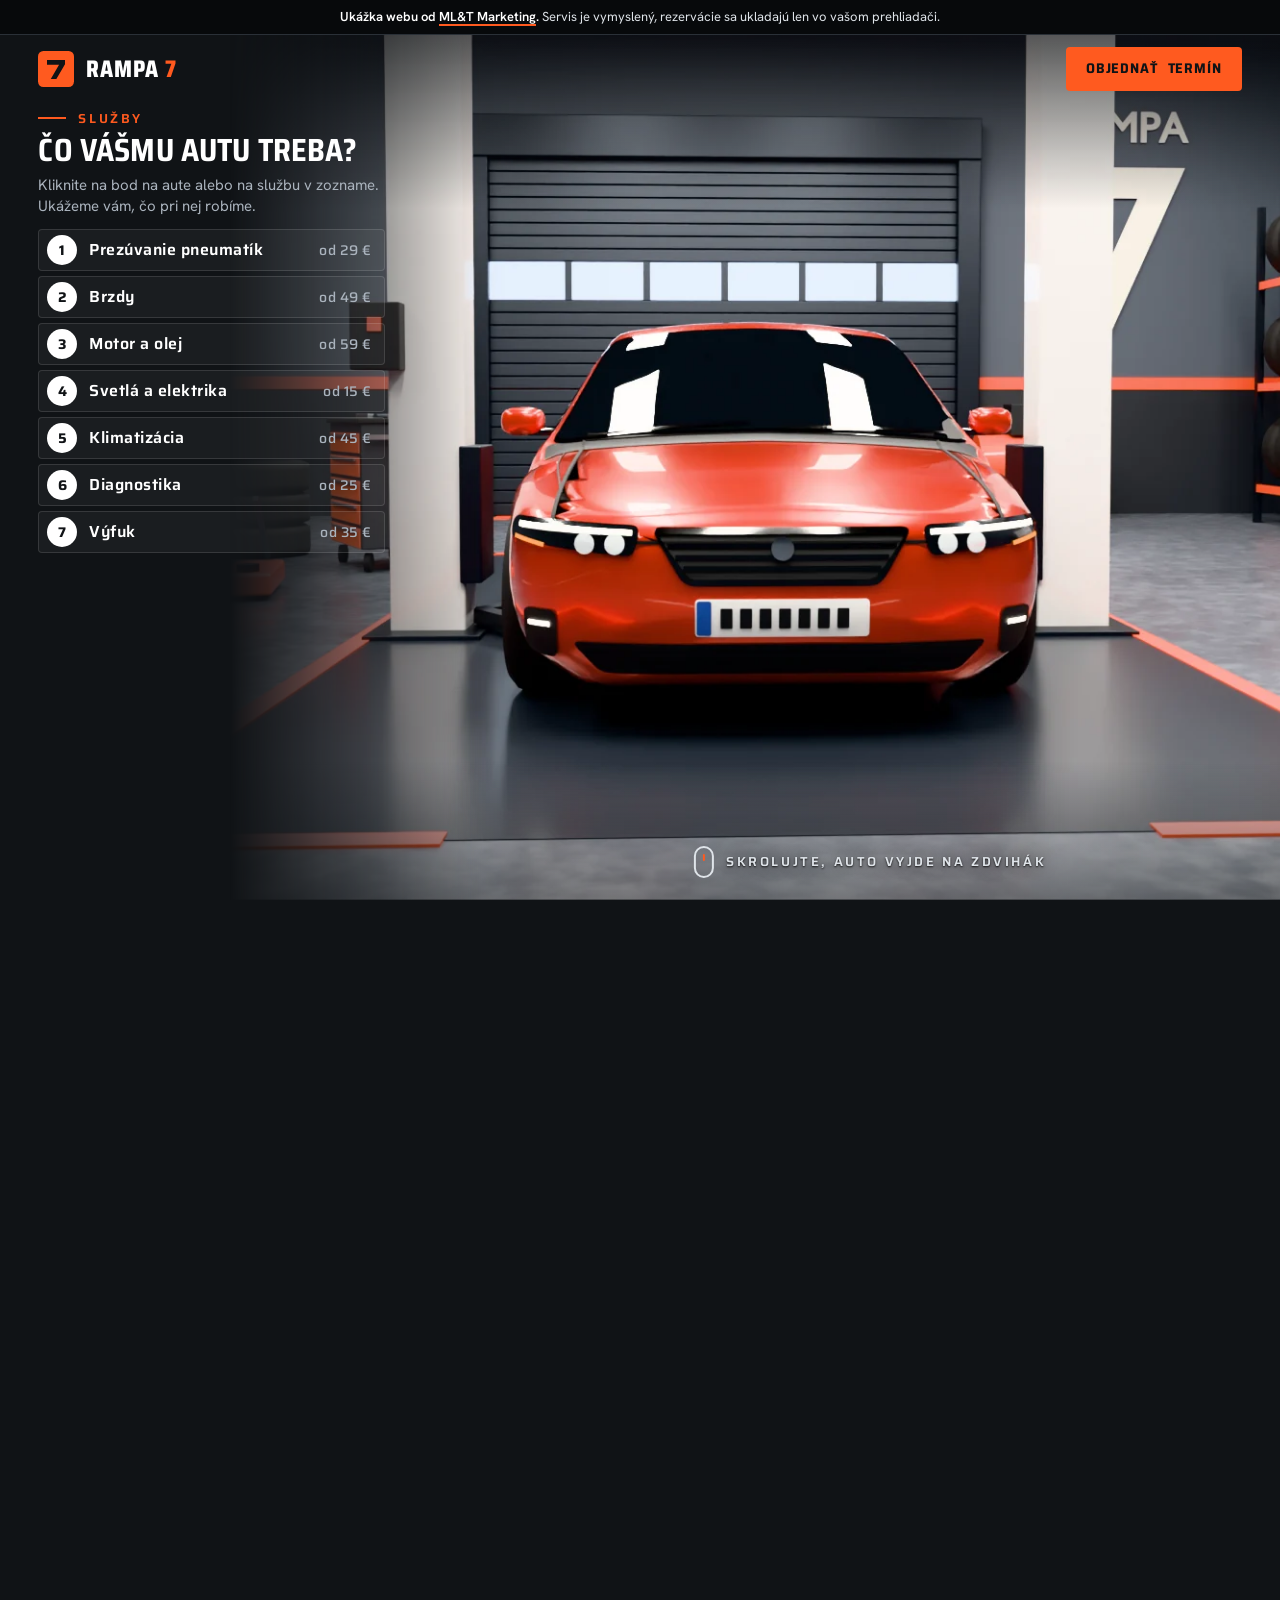
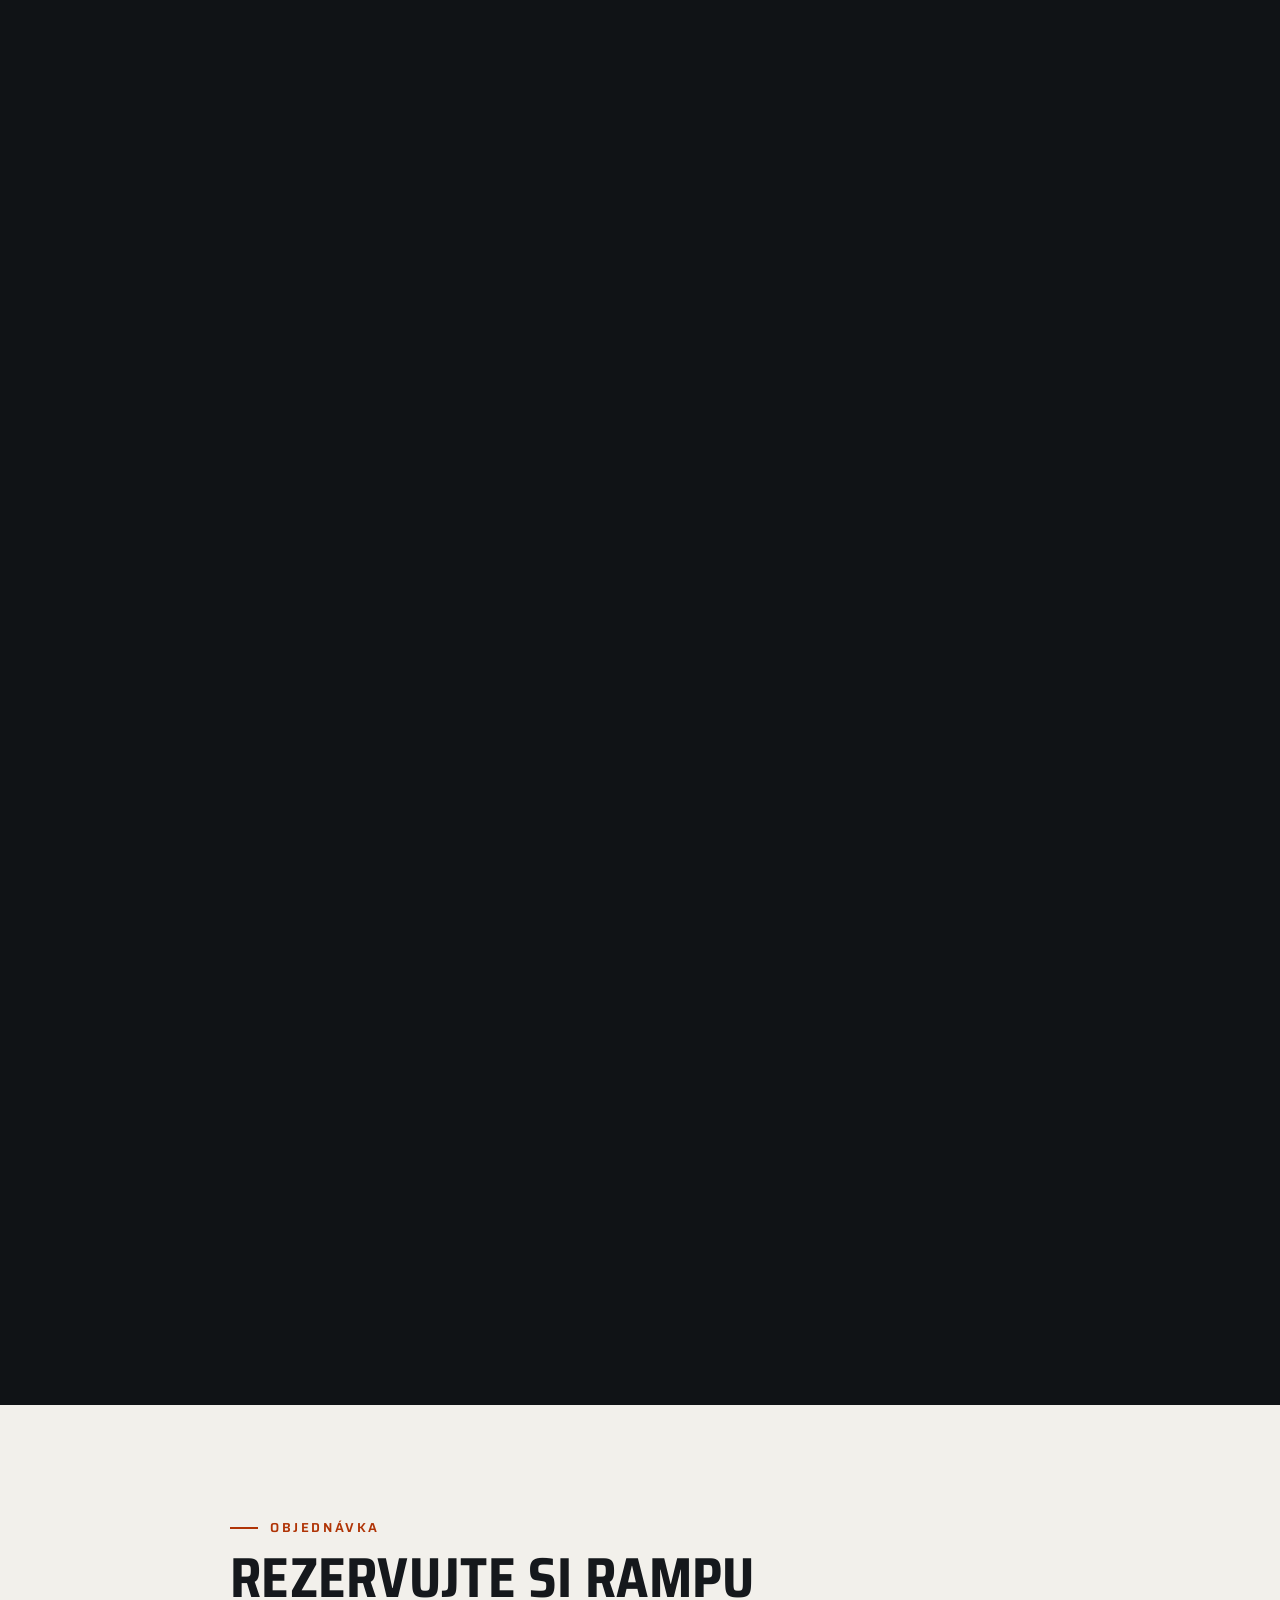
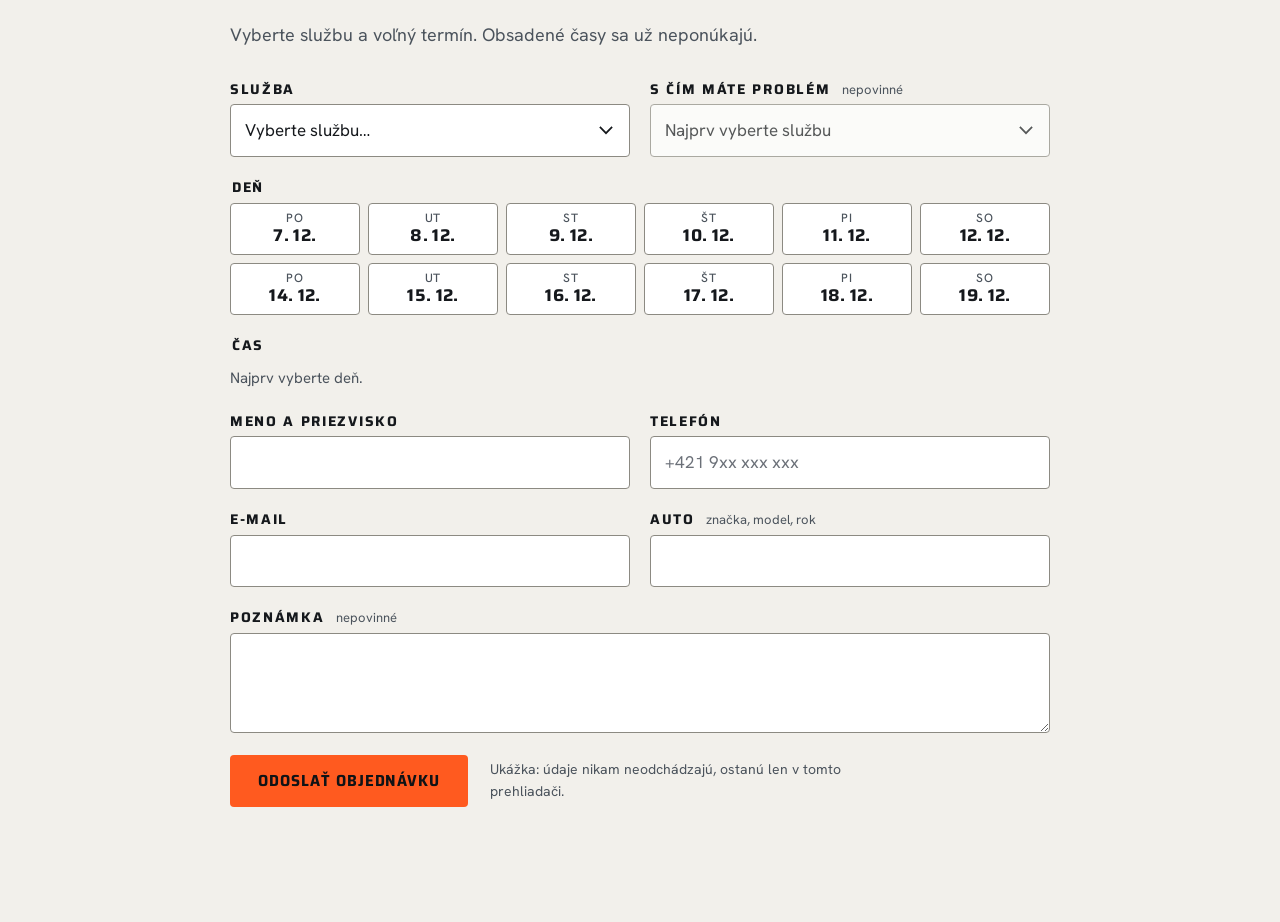
<file: ukazky/autoservis/index.html>
<!doctype html>
<html lang="sk">
<head>
<meta charset="utf-8">
<meta name="viewport" content="width=device-width, initial-scale=1, viewport-fit=cover">
<meta name="robots" content="noindex">
<title>RAMPA 7 – objednanie do autoservisu (ukážka webu)</title>
<meta name="description" content="Ukážkový web autoservisu RAMPA 7: auto na zdviháku v 3D dielni, pri každej službe detail a výber problému, objednanie voľného termínu. Ukážka práce ML&amp;T Marketing.">
<meta name="theme-color" content="#101316">
<link rel="icon" href="assets/favicon.svg" type="image/svg+xml">
<link rel="stylesheet" href="assets/site.css">
</head>
<body>
<a class="skip" href="#objednavka">Preskočiť na objednávku</a>

<div class="demo" id="pas" role="note">
  <p><strong>Ukážka webu od <a href="../../index.html">ML&amp;T Marketing</a>.</strong> Servis je vymyslený, rezervácie sa ukladajú len vo vašom prehliadači.</p>
</div>

<header class="top" id="hlavicka">
  <a class="brand" href="#uvod" aria-label="RAMPA 7 – na začiatok stránky">
    <svg class="brand__mark" viewBox="0 0 40 40" aria-hidden="true"><rect width="40" height="40" rx="6" fill="#ff5a1f"/><path d="M10 10h20v4.6L20.4 31h-6.2l9.2-15.6H10z" fill="#101316"/></svg>
    <span class="brand__name">RAMPA <span>7</span></span>
  </a>
  <a class="btn btn--accent btn--sm" href="#objednavka">Objednať<span class="top__cta-more"> termín</span></a>
</header>

<main id="obsah">

<!-- DIELŇA: auto na zdviháku, zábery sa menia podľa skrolovania, pri službe sa ukáže jej detail -->
<section class="intro" id="uvod" aria-labelledby="uvod-nadpis">
  <h1 class="sr" id="uvod-nadpis">RAMPA 7 – služby autoservisu a objednanie termínu</h1>
  <div class="intro__pin">
    <div class="scene">
      <div class="scene__stage" id="scena">
        <img class="scene__img" id="zaber" src="assets/seq/f00.webp" width="1200" height="900" fetchpriority="high" decoding="async"
             alt="3D pohľad do dielne: oranžové auto stojí medzi stĺpmi zdviháka, na stene je číslo státia 7.">
        <canvas class="scene__canvas" id="platno" width="1200" height="900" aria-hidden="true"></canvas>
        <img class="scene__detail" id="detail" src="assets/det/det-motor.webp" width="1200" height="900" alt="" loading="lazy" decoding="async" hidden>
        <div class="spots" id="body" role="group" aria-label="Body služieb na aute"></div>
      </div>
      <div class="scene__shade" aria-hidden="true"></div>
      <button class="scene__back" type="button" id="spat-auto" hidden>
        <svg viewBox="0 0 24 24" aria-hidden="true"><path d="M15 6l-6 6 6 6" fill="none" stroke="currentColor" stroke-width="2.4" stroke-linecap="round" stroke-linejoin="round"/></svg>
        Celé auto
      </button>
      <p class="scene__cue" aria-hidden="true"><span class="mouse"></span>Skrolujte, auto vyjde na zdvihák</p>
    </div>

    <div class="side">
    <div class="rail" id="sluzby">
      <p class="eyebrow">Služby</p>
      <h2 class="rail__title">Čo vášmu autu treba?</h2>
      <p class="rail__hint">Kliknite na bod na aute alebo na službu v zozname. Ukážeme vám, čo pri nej robíme.</p>
      <ul class="rail__list" id="zoznam-sluzieb"></ul>
    </div>

    <section class="card" id="karta" aria-labelledby="karta-nazov" hidden>
      <div class="card__grab" aria-hidden="true"></div>
      <button class="card__close" type="button" id="karta-zavriet" aria-label="Zavrieť službu a vrátiť sa na celé auto">
        <svg viewBox="0 0 24 24" aria-hidden="true"><path d="M6 6l12 12M18 6L6 18" fill="none" stroke="currentColor" stroke-width="2" stroke-linecap="round"/></svg>
      </button>
      <p class="card__num" id="karta-cislo"></p>
      <h3 class="card__title" id="karta-nazov" tabindex="-1"></h3>
      <p class="card__text" id="karta-popis"></p>
      <ul class="card__list" id="karta-zahrna"></ul>
      <div class="card__foot">
        <p class="card__price"><span>orientačne od</span> <strong id="karta-cena"></strong></p>
        <p class="card__time"><span>trvá približne</span> <strong id="karta-trvanie"></strong></p>
      </div>
      <fieldset class="problem">
        <legend>S čím máte problém?</legend>
        <div class="problem__list" id="karta-problemy"></div>
        <div class="problem__own" id="karta-vlastny" hidden>
          <label class="sr" for="karta-popis-problemu">Opíšte, čo sa s autom deje</label>
          <textarea id="karta-popis-problemu" rows="3" maxlength="600" placeholder="Napríklad: pri rozbehu z auta niečo klepe, najmä keď je studené."></textarea>
        </div>
      </fieldset>
      <button class="btn btn--accent btn--block" type="button" id="karta-objednat">Objednať túto službu</button>
    </section>
    </div>
  </div>
</section>

<!-- OBJEDNÁVKA -->
<section class="sec" id="objednavka">
  <div class="wrap book">
    <div class="book__main">
      <p class="eyebrow eyebrow--dark">Objednávka</p>
      <h2>Rezervujte si rampu</h2>
      <p class="sec__lead">Vyberte službu a voľný termín. Obsadené časy sa už neponúkajú.</p>

      <form class="form" id="formular" novalidate>
        <div class="form__alert" id="form-chyby" role="alert" tabindex="-1" hidden></div>

        <div class="form__grid">
          <div class="field">
            <label for="f-sluzba">Služba</label>
            <select id="f-sluzba" name="sluzba" required aria-describedby="e-sluzba">
              <option value="">Vyberte službu…</option>
            </select>
            <p class="field__err" id="e-sluzba" hidden></p>
          </div>
          <div class="field">
            <label for="f-problem">S čím máte problém <span class="field__opt">nepovinné</span></label>
            <select id="f-problem" name="problem" disabled>
              <option value="">Najprv vyberte službu</option>
            </select>
          </div>
        </div>

        <fieldset class="field field--chips" id="pole-datum" aria-describedby="e-datum">
          <legend>Deň</legend>
          <div class="chips chips--days" id="dni"></div>
          <p class="field__err" id="e-datum" hidden></p>
        </fieldset>

        <fieldset class="field field--chips" id="pole-cas" aria-describedby="cas-info e-cas">
          <legend>Čas</legend>
          <div class="chips" id="casy"></div>
          <p class="field__hint" id="cas-info">Najprv vyberte deň.</p>
          <p class="field__err" id="e-cas" hidden></p>
        </fieldset>

        <div class="form__grid">
          <div class="field">
            <label for="f-meno">Meno a priezvisko</label>
            <input id="f-meno" name="meno" type="text" autocomplete="name" required aria-describedby="e-meno">
            <p class="field__err" id="e-meno" hidden></p>
          </div>
          <div class="field">
            <label for="f-telefon">Telefón</label>
            <input id="f-telefon" name="telefon" type="tel" autocomplete="tel" inputmode="tel" placeholder="+421 9xx xxx xxx" required aria-describedby="e-telefon">
            <p class="field__err" id="e-telefon" hidden></p>
          </div>
          <div class="field">
            <label for="f-email">E-mail</label>
            <input id="f-email" name="email" type="email" autocomplete="email" required aria-describedby="e-email">
            <p class="field__err" id="e-email" hidden></p>
          </div>
          <div class="field">
            <label for="f-auto">Auto <span class="field__opt">značka, model, rok</span></label>
            <input id="f-auto" name="auto" type="text" required aria-describedby="e-auto">
            <p class="field__err" id="e-auto" hidden></p>
          </div>
        </div>

        <div class="field">
          <label for="f-poznamka" id="l-poznamka">Poznámka <span class="field__opt">nepovinné</span></label>
          <textarea id="f-poznamka" name="poznamka" rows="3" maxlength="600"></textarea>
        </div>

        <div class="form__end">
          <button class="btn btn--accent" type="submit">Odoslať objednávku</button>
          <p class="form__note">Ukážka: údaje nikam neodchádzajú, ostanú len v tomto prehliadači.</p>
        </div>
      </form>

      <div class="done" id="potvrdenie" role="status" tabindex="-1" hidden>
        <svg class="done__icon" viewBox="0 0 48 48" aria-hidden="true"><circle cx="24" cy="24" r="22" fill="none" stroke="currentColor" stroke-width="3"/><path d="M14 25l7 7 13-15" fill="none" stroke="currentColor" stroke-width="3.5" stroke-linecap="round" stroke-linejoin="round"/></svg>
        <h3 id="potvrdenie-nadpis">Rezervácia je prijatá</h3>
        <p id="potvrdenie-text"></p>
        <dl class="done__list" id="potvrdenie-udaje"></dl>
        <div class="done__actions">
          <button class="btn btn--dark" type="button" id="dalsia">Objednať ďalší termín</button>
          <a class="btn btn--line" href="admin.html">Pozrieť, ako ju vidí servis</a>
        </div>
      </div>

      <section class="mine" id="moje" aria-labelledby="moje-nadpis" hidden>
        <h3 id="moje-nadpis">Vaše rezervácie v tomto prehliadači</h3>
        <ul class="mine__list" id="moje-zoznam"></ul>
      </section>
    </div>
  </div>
</section>

</main>

<script src="../../assets/spring.js"></script>
<script src="assets/body.js"></script>
<script src="assets/store.js"></script>
<script src="assets/app.js"></script>
</body>
</html>
</file>
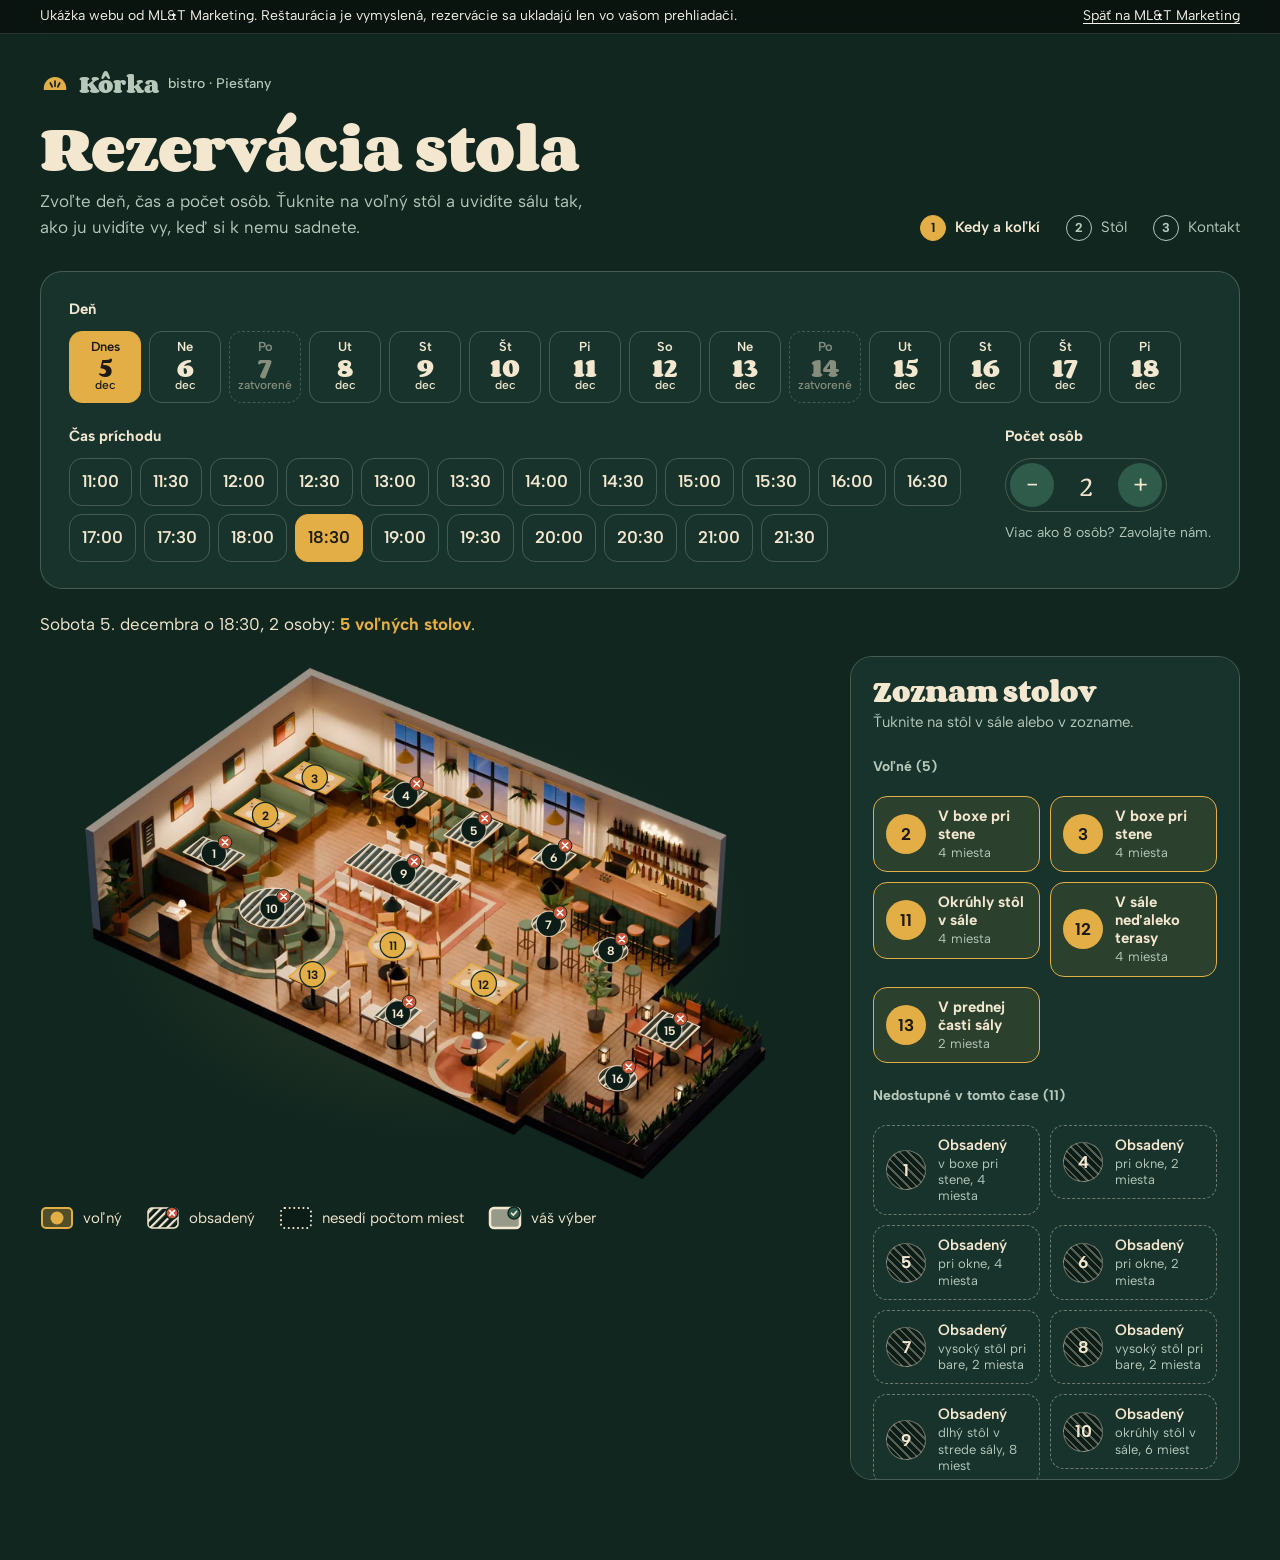
<file: ukazky/restauracia/index.html>
<!doctype html>
<html lang="sk">
<head>
<meta charset="utf-8">
<meta name="viewport" content="width=device-width, initial-scale=1">
<title>Bistro Kôrka – rezervácia stola (ukážka)</title>
<meta name="description" content="Ukážkový web reštaurácie s interaktívnou rezerváciou: hosť vidí sálu v 3D pohľade, vyberie si konkrétny stôl a zarezervuje ho. Ukážka práce ML&amp;T Marketing.">
<meta name="robots" content="noindex">
<meta name="theme-color" content="#10261f">
<link rel="icon" href="data:image/svg+xml,%3Csvg xmlns='http://www.w3.org/2000/svg' viewBox='0 0 64 64'%3E%3Crect width='64' height='64' rx='16' fill='%2317332b'/%3E%3Cpath d='M14 40c0-12 8-20 18-20s18 8 18 20v4H14z' fill='%23e3ae45'/%3E%3Cpath d='M24 30l3 6M32 27v8M40 30l-3 6' stroke='%2317332b' stroke-width='3' stroke-linecap='round'/%3E%3C/svg%3E">
<link rel="stylesheet" href="assets/fonts/fonts.css">
<style>
:root{
  --green-950:#0c1d18;
  --green-900:#10261f;
  --green-800:#17332b;
  --green-700:#21463a;
  --green-600:#2f5b4b;
  --cream:#f3e7d0;
  --cream-2:#e8d8b8;
  --paper:#f6eedd;
  --ink:#1c1a15;
  --ink-soft:#575043;
  --gold:#e3ae45;
  --gold-deep:#8a5a12;
  --rust:#c9583a;
  --sage:#b7c8bb;
  --line:rgba(243,231,208,.22);
  --gutter:clamp(16px,4vw,40px);
  --display:"Corben",Georgia,"Times New Roman",serif;
  --body:"Albert Sans",system-ui,-apple-system,"Segoe UI",Roboto,sans-serif;
}
*,*::before,*::after{box-sizing:border-box}
html{scroll-behavior:smooth;-webkit-text-size-adjust:100%}
body{margin:0;background:var(--green-900);color:var(--cream);font-family:var(--body);font-size:1.0625rem;line-height:1.55;-webkit-font-smoothing:antialiased}
img{max-width:100%;height:auto;display:block}
h1,h2,h3{font-family:var(--display);font-weight:700;line-height:1.08;margin:0;letter-spacing:-.01em}
p{margin:0}
a{color:inherit}
button,input,textarea{font:inherit;color:inherit}
[hidden]{display:none!important}
.wrap{width:100%;max-width:1280px;margin-inline:auto;padding-inline:var(--gutter)}
.stage .wrap{max-width:1480px}
.sr{position:absolute;width:1px;height:1px;margin:-1px;padding:0;overflow:hidden;clip-path:inset(50%);white-space:nowrap;border:0}
:focus-visible{outline:3px solid var(--gold);outline-offset:3px;border-radius:6px}
.on-paper :focus-visible{outline-color:var(--green-700)}

/* pás ukážky */
.demo{position:sticky;top:0;z-index:50;background:rgba(11,15,13,.8);-webkit-backdrop-filter:blur(18px) saturate(160%);backdrop-filter:blur(18px) saturate(160%);color:#f4f1e8;font-size:.8125rem;line-height:1.35;border-bottom:1px solid rgba(255,255,255,.14)}
.demo .wrap{padding-block:7px}
.demo p{display:inline}
.demo a{white-space:nowrap;text-underline-offset:3px;margin-left:6px}

/* hlavička */
.head{display:flex;align-items:center;gap:14px;flex-wrap:wrap}
.brand{font-family:var(--display);font-weight:700;font-size:1.25rem;display:inline-flex;align-items:center;gap:9px;color:var(--cream)}
.brand svg{width:30px;height:30px;flex:none}
.brand small{font-family:var(--body);font-weight:500;font-size:.875rem;color:var(--sage)}

.btn{display:inline-flex;align-items:center;justify-content:center;gap:10px;min-height:52px;padding:0 28px;border-radius:999px;border:0;background:var(--gold);color:var(--ink);font-weight:700;font-size:1.0625rem;text-decoration:none;cursor:pointer;transition:background .15s,transform .15s}
.btn:hover{background:#f0c264}
/* odozva hneď pri stlačení (Apple: spätná väzba na pointer-down) */
.btn:active,.chip:active,.tbtn:active,.stepper button:active:not(:disabled),.seat-back:active,.textbtn:active{transform:scale(.97)}
.chip,.tbtn,.stepper button,.seat-back,.textbtn{transition:background .12s,border-color .12s,transform .1s ease-out}
.btn.ghost{background:transparent;color:var(--cream);border:1.5px solid var(--line)}
.btn.ghost:hover{background:rgba(243,231,208,.08)}
.btn.small{min-height:44px;padding:0 20px;font-size:1rem}

/* rezervácia */
.stage{background:var(--green-900);padding-block:clamp(20px,3vw,34px) clamp(48px,7vw,80px)}
.stage-head{display:grid;gap:14px 48px;align-items:end;grid-template-columns:minmax(0,1fr)}
.stage h1{font-size:clamp(2rem,4.2vw,3.25rem);margin-top:14px}
.stage-head p{color:var(--sage);max-width:34rem}
.steps{list-style:none;display:flex;flex-wrap:wrap;gap:8px 26px;margin:0;padding:0;font-size:.9375rem;color:var(--sage);counter-reset:s}
.steps li{display:flex;align-items:center;gap:9px;counter-increment:s}
.steps li::before{content:counter(s);display:grid;place-items:center;width:26px;height:26px;border-radius:50%;border:1.5px solid currentColor;font-weight:700;font-size:.8125rem}
.steps li[aria-current]{color:var(--cream);font-weight:600}
.steps li[aria-current]::before{background:var(--gold);border-color:var(--gold);color:var(--ink)}
.steps li.done::before{content:"";background:var(--green-600) url("data:image/svg+xml,%3Csvg xmlns='http://www.w3.org/2000/svg' viewBox='0 0 24 24'%3E%3Cpath d='M6 12.5l4 4 8-9' fill='none' stroke='%23f3e7d0' stroke-width='3' stroke-linecap='round' stroke-linejoin='round'/%3E%3C/svg%3E") center/16px no-repeat;border-color:var(--green-600)}

.when{margin-top:30px;display:grid;gap:22px 34px;grid-template-columns:minmax(0,1fr);padding:22px;border:1px solid var(--line);border-radius:22px;background:var(--green-800)}
.when fieldset,.when .f-guests{border:0;margin:0;padding:0;min-width:0}
.when legend,.when .legend{display:block;padding:0;margin-bottom:10px;font-weight:700;font-size:.9375rem;color:var(--cream)}
.chips{display:flex;gap:8px;overflow-x:auto;padding:4px;margin:-4px;scrollbar-width:thin;scrollbar-color:var(--green-600) transparent}
.chip{position:relative;flex:none;display:grid;place-items:center;min-width:58px;min-height:48px;padding:6px 12px;border:1.5px solid var(--line);border-radius:13px;font-weight:600;font-variant-numeric:tabular-nums;line-height:1.15;text-align:center;transition:background .12s,border-color .12s}
.chip input{position:absolute;inset:0;width:100%;height:100%;margin:0;opacity:0;cursor:pointer}
.chip:hover{border-color:var(--cream)}
.chip:has(input:checked){background:var(--gold);border-color:var(--gold);color:var(--ink)}
.chip:has(input:focus-visible){outline:3px solid var(--cream);outline-offset:3px}
.chip:has(input:disabled){border-style:dashed;color:rgba(243,231,208,.5)}
.chip:has(input:disabled) input{cursor:not-allowed}
.chip.day{min-width:72px;min-height:72px;padding:8px 6px;gap:1px;align-content:center}
.chip .wd{font-size:.8125rem;font-weight:600}
.chip .dn{font-family:var(--display);font-size:1.375rem;line-height:1}
.chip .mo{font-size:.75rem;font-weight:500}
.stepper{display:inline-flex;align-items:center;border:1.5px solid var(--line);border-radius:999px;padding:4px}
.stepper button{width:44px;height:44px;border-radius:50%;border:0;background:var(--green-600);color:var(--cream);font-size:1.5rem;line-height:1;cursor:pointer;display:grid;place-items:center}
.stepper button:hover:not(:disabled){background:var(--gold);color:var(--ink)}
.stepper button:disabled{opacity:.4;cursor:not-allowed}
.stepper output{min-width:64px;text-align:center;font-family:var(--display);font-size:1.5rem;line-height:1}
.f-guests .hint{margin-top:10px;font-size:.875rem;color:var(--sage)}
.status{margin-top:22px;font-size:1.0625rem;color:var(--cream);min-height:1.6em}
.status strong{color:var(--gold);font-weight:700}

.book{margin-top:18px;display:grid;gap:28px;grid-template-columns:minmax(0,1fr)}
.map{margin:0;position:relative;min-width:0}
.map-scroll{overflow-x:auto;overscroll-behavior-x:contain;margin-inline:calc(var(--gutter) * -1);scrollbar-width:thin;scrollbar-color:var(--green-600) transparent;
  background:radial-gradient(60% 55% at 50% 52%,rgba(227,174,69,.16),rgba(227,174,69,0) 70%)}
.map-inner{position:relative;width:880px;aspect-ratio:1600/1100;margin-inline:auto}
.map-inner img{position:absolute;inset:0;width:100%;height:100%;user-select:none;-webkit-user-drag:none}
.map-inner svg{position:absolute;inset:0;width:100%;height:100%;overflow:visible;touch-action:pan-x pan-y;-webkit-tap-highlight-color:transparent}
.map::before,.map::after{content:"";position:absolute;top:0;bottom:0;width:26px;z-index:2;pointer-events:none;margin-inline:calc(var(--gutter) * -1)}
.map::before{left:0;background:linear-gradient(90deg,var(--green-900),rgba(16,38,31,0))}
.map::after{right:0;background:linear-gradient(270deg,var(--green-900),rgba(16,38,31,0))}
.pan-hint{display:flex;align-items:center;justify-content:center;gap:8px;font-size:.875rem;color:var(--sage);margin-top:6px}
.pan-hint svg{width:22px;height:22px}

.t{cursor:pointer}
.t-hit{fill:none;pointer-events:all}
.t-shape{fill:rgba(227,174,69,.2);stroke:var(--gold);stroke-width:3.5;stroke-linejoin:round;transition:fill .15s,stroke-width .15s}
.t-dot{fill:var(--gold);stroke:var(--green-900);stroke-width:2.5}
.t-num{font-family:var(--body);font-weight:700;font-size:25px;fill:var(--ink);text-anchor:middle;dominant-baseline:central;pointer-events:none}
.t-flag,.t-pill{display:none;pointer-events:none}
.t-flag circle{stroke:var(--green-900);stroke-width:2}
.t-flag path{fill:none;stroke-width:3.2;stroke-linecap:round;stroke-linejoin:round}
.t-pill rect{fill:var(--green-950);stroke:rgba(243,231,208,.55);stroke-width:1.5}
.t-pill text{font-family:var(--body);font-weight:600;font-size:21px;fill:var(--cream);text-anchor:middle;dominant-baseline:central}
.t.is-free:hover .t-shape,.t.is-free.is-hot .t-shape{fill:rgba(227,174,69,.5);stroke-width:5}
.t.is-taken,.t.is-small,.t.is-big{cursor:help}
.t.is-taken .t-shape{fill:url(#hatch);stroke:rgba(243,231,208,.8);stroke-width:2.5}
.t.is-taken .t-dot{fill:var(--green-950);stroke:rgba(243,231,208,.7)}
.t.is-taken .t-num{fill:var(--cream)}
.t.is-taken .t-flag{display:block}
.t.is-taken .t-flag circle{fill:var(--rust)}
.t.is-taken .t-flag path{stroke:#fff}
.t.is-taken .t-flag .ok,.t.is-selected .t-flag .no{display:none}
.t.is-mine .t-flag .no{display:none}
.t.is-mine .t-flag .ok{display:block}
.t.is-mine .t-flag circle{fill:var(--gold)}
.t.is-mine .t-flag path{stroke:var(--ink)}
.t.is-small .t-shape,.t.is-big .t-shape{fill:rgba(12,29,24,.55);stroke:rgba(243,231,208,.75);stroke-width:3;stroke-dasharray:.1 8;stroke-linecap:round}
.t.is-small .t-dot,.t.is-big .t-dot{fill:var(--green-950);stroke:rgba(243,231,208,.45)}
.t.is-small .t-num,.t.is-big .t-num{fill:rgba(243,231,208,.8)}
.t.is-small .t-pill,.t.is-big .t-pill{display:block}
.t.is-hot .t-dot{stroke:var(--cream);stroke-width:4}
.t.is-selected .t-shape{fill:rgba(243,231,208,.55);stroke:var(--cream);stroke-width:6}
.t.is-selected .t-dot{fill:var(--cream);stroke:var(--green-900)}
.t.is-selected .t-flag{display:block}
.t.is-selected .t-flag circle{fill:var(--green-600)}
.t.is-selected .t-flag path{stroke:var(--cream)}

/* pohľad hosťa od vybraného stola */
.room{position:relative}
.seat{position:relative;margin:0;border-radius:18px;overflow:hidden;background:var(--green-950);aspect-ratio:16/10;border:1px solid var(--line)}
.seat img{position:absolute;inset:0;width:100%;height:100%;object-fit:cover;transform-origin:50% 60%}
.seat{scroll-margin-top:52px}
.room.is-zooming .map-scroll{overflow:hidden}
.room.is-zooming:not(.is-seat){overflow:hidden}
.seat-bar{position:absolute;left:12px;right:12px;top:12px;display:flex;align-items:flex-start;justify-content:space-between;gap:10px;pointer-events:none}
.seat-bar>*{pointer-events:auto}
.seat-tag{background:rgba(12,29,24,.82);backdrop-filter:blur(6px);border-radius:12px;padding:8px 12px;font-size:.875rem;line-height:1.3;max-width:62%}
.seat-tag strong{display:block;font-size:1rem;color:var(--cream)}
.seat-back{display:inline-flex;align-items:center;gap:8px;min-height:44px;padding:0 16px;border-radius:999px;border:0;background:var(--cream);color:var(--ink);font-weight:700;font-size:.9375rem;cursor:pointer;box-shadow:0 6px 18px rgba(0,0,0,.35)}
.seat-back:hover{background:#fff}
/* 360° pohľad hosťa: ťahaním sa otáča, na dotyk len vodorovne (zvislý ťah posúva stránku) */
.seat-pano{position:absolute;inset:0;width:100%;height:100%;cursor:grab;touch-action:pan-y;-webkit-tap-highlight-color:transparent}
.seat-pano:active{cursor:grabbing}
.seat-pano:focus-visible{outline:3px solid var(--gold);outline-offset:-3px;border-radius:18px}
.seat-hint{position:absolute;left:50%;bottom:14px;transform:translateX(-50%);display:inline-flex;align-items:center;gap:8px;padding:8px 14px;border-radius:999px;background:rgba(12,29,24,.8);-webkit-backdrop-filter:blur(8px);backdrop-filter:blur(8px);font-size:.875rem;font-weight:600;color:var(--cream);white-space:nowrap;pointer-events:none;transition:opacity .45s}
.seat-hint svg{width:18px;height:18px}
.seat-hint.is-gone{opacity:0}
.seat-back svg{width:18px;height:18px}
.room.is-seat .map-scroll,.room.is-seat .pan-hint,.room.is-seat .legend-row{display:none}
.map-inner{transform-origin:var(--ox,50%) var(--oy,50%)}

.tip{position:absolute;z-index:3;transform:translate(-50%,calc(-100% - 22px));background:var(--cream);color:var(--ink);border-radius:12px;padding:9px 13px;font-size:.875rem;line-height:1.3;width:max-content;max-width:230px;box-shadow:0 10px 28px rgba(0,0,0,.4);pointer-events:none}
.tip strong{display:block;font-size:.9375rem}
.tip::after{content:"";position:absolute;left:50%;bottom:-6px;width:12px;height:12px;background:inherit;transform:translateX(-50%) rotate(45deg)}

.legend-row{list-style:none;margin:14px 0 0;padding:0;display:flex;flex-wrap:wrap;gap:10px 24px;font-size:.9375rem;color:var(--cream)}
.legend-row li{display:flex;align-items:center;gap:9px}
.legend-row svg{width:34px;height:26px;flex:none}

.panel{background:var(--green-800);border:1px solid var(--line);border-radius:22px;padding:22px;min-width:0;align-self:start;scroll-margin-top:84px}
.panel h2{font-size:1.5rem}
.panel-sub{color:var(--sage);font-size:.9375rem;margin-top:6px}
.tlist{list-style:none;margin:18px 0 0;padding:0;display:grid;grid-template-columns:repeat(2,minmax(0,1fr));gap:10px}
.tbtn{width:100%;min-height:68px;display:grid;grid-template-columns:auto minmax(0,1fr);gap:2px 12px;align-items:center;text-align:left;padding:10px 12px;border-radius:14px;border:1.5px solid var(--gold);background:rgba(227,174,69,.1);cursor:pointer;transition:background .12s}
.tbtn .no{grid-row:1/3;display:grid;place-items:center;width:40px;height:40px;border-radius:50%;background:var(--gold);color:var(--ink);font-weight:700;font-size:1.0625rem}
.tbtn .tt{font-weight:700;font-size:.9375rem;line-height:1.2}
.tbtn .ts{font-size:.8125rem;line-height:1.25;color:var(--sage)}
.tbtn:hover,.tbtn.is-hot{background:rgba(227,174,69,.26)}
.tbtn[aria-disabled="true"]{border:1.5px dashed rgba(243,231,208,.4);background:transparent;cursor:not-allowed}
.tbtn[aria-disabled="true"] .no{background:var(--green-950);color:var(--cream);border:1.5px solid rgba(243,231,208,.4)}
.tbtn[aria-disabled="true"] .tt{font-weight:600}
.tbtn[data-state="taken"] .no{background:var(--green-950) repeating-linear-gradient(45deg,transparent 0 4px,rgba(243,231,208,.32) 4px 6px)}
.list-split{margin:22px 0 0;font-size:.875rem;font-weight:700;color:var(--sage)}
.empty{margin-top:18px;padding:16px;border:1.5px dashed var(--line);border-radius:14px;color:var(--cream)}

.mine{margin-top:24px;padding-top:20px;border-top:1px solid var(--line)}
.mine h3{margin:0;font-size:1rem;font-weight:700;font-family:var(--body)}
.mine ul{list-style:none;margin:10px 0 0;padding:0;display:grid;gap:8px}
.mine li{display:flex;align-items:center;justify-content:space-between;gap:12px;font-size:.9375rem}
.textbtn{background:none;border:0;padding:0 4px;min-height:44px;font-weight:600;text-decoration:underline;text-underline-offset:4px;text-decoration-color:var(--gold);cursor:pointer;color:var(--cream)}

.card-head{display:flex;gap:14px;align-items:center}
.card-no{flex:none;display:grid;place-items:center;width:56px;height:56px;border-radius:50%;background:var(--gold);color:var(--ink);font-family:var(--display);font-size:1.5rem;font-weight:700}
.facts{margin:16px 0 0;display:grid;grid-template-columns:auto minmax(0,1fr);gap:6px 16px;font-size:.9375rem}
.facts dt{color:var(--sage)}
.facts dd{margin:0;font-weight:600}
.form{margin-top:20px;display:grid;gap:14px}
.field label{display:block;font-weight:600;font-size:.9375rem;margin-bottom:6px}
.field .opt{font-weight:400;color:var(--sage)}
.field input,.field textarea{width:100%;min-height:50px;padding:12px 14px;border-radius:12px;border:1.5px solid rgba(243,231,208,.45);background:var(--green-900);font-size:1rem;color:var(--cream)}
.field textarea{min-height:84px;resize:vertical}
.field input:focus-visible,.field textarea:focus-visible{outline:3px solid var(--gold);outline-offset:2px;border-color:var(--gold)}
.field [aria-invalid="true"]{border-color:#ff9c80}
.field .note{font-size:.8125rem;color:var(--sage);margin-top:5px}
.field .err{font-size:.875rem;color:#ffb39c;margin-top:6px;font-weight:600}
.form-actions{display:flex;flex-wrap:wrap;gap:8px 18px;align-items:center;margin-top:4px}
.done-mark{width:60px;height:60px;border-radius:50%;background:var(--gold);display:grid;place-items:center}
.done-mark svg{width:32px;height:32px}
.done h2{margin-top:16px;font-size:1.75rem}
.done .code{display:inline-block;margin-top:14px;padding:6px 14px;border-radius:999px;border:1.5px dashed var(--gold);font-weight:700;letter-spacing:.04em}
.done .fineprint{margin-top:14px;font-size:.875rem;color:var(--sage)}

@media (max-width:759.98px){
  .when{padding:16px}
  .panel{padding:16px}
  .seat{margin-inline:calc(var(--gutter) * -1);border-radius:0;border-inline:0}
  .seat-tag{max-width:58%;font-size:.8125rem;padding:7px 10px}
  .seat-tag strong{font-size:.9375rem}
}
@media (min-width:760px){
  .demo{font-size:.875rem}
  .demo .wrap{display:flex;gap:18px;align-items:center;justify-content:space-between}
  .stage-head{grid-template-columns:minmax(0,1fr) auto}
  .when{grid-template-columns:minmax(0,1fr) auto;padding:26px 28px}
  .when .f-days{grid-column:1/-1}
  .chips.times{flex-wrap:wrap;overflow:visible}
  .map-scroll{overflow:visible;margin-inline:0}
  .map-inner{width:100%;max-width:1040px}
  .map::before,.map::after,.pan-hint{display:none}
}
@media (min-width:1080px){
  .book{grid-template-columns:minmax(0,1fr) 390px;gap:32px}
  .panel{position:sticky;top:60px;max-height:calc(100vh - 76px);overflow-y:auto;scrollbar-width:thin;scrollbar-color:var(--green-600) transparent}
}
@media (prefers-reduced-transparency:reduce),(prefers-contrast:more){
  .demo,.seat-tag{background:#0b0f0d;-webkit-backdrop-filter:none;backdrop-filter:none}
}
@media (prefers-reduced-motion:reduce){
  html{scroll-behavior:auto}
  *,*::before,*::after{transition:none!important;animation:none!important}
}
</style>
</head>
<body>
<div class="demo" role="note">
  <div class="wrap">
    <p>Ukážka webu od ML&amp;T Marketing. Reštaurácia je vymyslená, rezervácie sa ukladajú len vo vašom prehliadači.</p>
    <a href="../../index.html">Späť na ML&amp;T Marketing</a>
  </div>
</div>

<main>
<section class="stage" id="rezervacia" aria-labelledby="rez-h">
  <div class="wrap">
    <div class="stage-head">
      <div>
        <p class="brand"><svg viewBox="0 0 64 64" aria-hidden="true"><path d="M8 44c0-14 10-25 24-25s24 11 24 25v3H8z" fill="#e3ae45"/><path d="M22 32l4 8M32 28v11M42 32l-4 8" stroke="#10261f" stroke-width="3.6" stroke-linecap="round"/></svg>Kôrka <small>bistro · Piešťany</small></p>
        <h1 id="rez-h">Rezervácia stola</h1>
        <p style="margin-top:12px">Zvoľte deň, čas a počet osôb. Ťuknite na voľný stôl a uvidíte sálu tak, ako ju uvidíte vy, keď si k nemu sadnete.</p>
      </div>
      <ol class="steps" id="steps" aria-label="Postup rezervácie">
        <li aria-current="step">Kedy a koľkí</li>
        <li>Stôl</li>
        <li>Kontakt</li>
      </ol>
    </div>

    <div class="when">
      <fieldset class="f-days">
        <legend>Deň</legend>
        <div class="chips days" id="days"></div>
      </fieldset>
      <fieldset class="f-times">
        <legend>Čas príchodu</legend>
        <div class="chips times" id="times"></div>
      </fieldset>
      <div class="f-guests" role="group" aria-labelledby="g-l">
        <span class="legend" id="g-l">Počet osôb</span>
        <div class="stepper">
          <button type="button" id="g-minus" aria-label="Ubrať osobu">−</button>
          <output id="g-out" aria-live="polite" aria-atomic="true">2</output>
          <button type="button" id="g-plus" aria-label="Pridať osobu">+</button>
        </div>
        <p class="hint">Viac ako 8 osôb? Zavolajte nám.</p>
      </div>
    </div>

    <p class="status" id="status" role="status"></p>

    <div class="book">
      <div class="room" id="room">
      <figure class="map" id="map">
        <div class="map-scroll" id="map-scroll">
          <div class="map-inner" id="map-inner">
            <img src="assets/sala.webp" srcset="assets/sala-1000.webp 1000w, assets/sala.webp 1600w" sizes="(max-width: 759px) 880px, (max-width: 1079px) 94vw, 62vw" width="1600" height="1100" alt="Pohľad zhora na sálu bistra Kôrka: tri boxy pri stene, stoly pri oknách, dlhý stôl v strede, bar s vysokými stolmi a terasa. Stoly sú očíslované 1 až 16.">
            <svg viewBox="0 0 1600 1100" aria-hidden="true" id="overlay">
              <defs>
                <pattern id="hatch" width="13" height="13" patternUnits="userSpaceOnUse" patternTransform="rotate(45)">
                  <rect width="13" height="13" fill="rgba(12,29,24,.72)"/>
                  <rect width="4.5" height="13" fill="rgba(243,231,208,.9)"/>
                </pattern>
              </defs>
            </svg>
            <div class="tip" id="tip" hidden></div>
          </div>
        </div>
        <p class="pan-hint">
          <svg viewBox="0 0 24 24" aria-hidden="true" fill="none" stroke="currentColor" stroke-width="1.8" stroke-linecap="round" stroke-linejoin="round"><path d="M4 12h16M8 8l-4 4 4 4M16 8l4 4-4 4"/></svg>
          Sálu posuniete prstom do strán
        </p>
        <ul class="legend-row" aria-label="Legenda">
          <li><svg viewBox="0 0 34 26" aria-hidden="true"><rect x="2" y="3" width="30" height="20" rx="4" fill="rgba(227,174,69,.3)" stroke="#e3ae45" stroke-width="2"/><circle cx="17" cy="13" r="6.5" fill="#e3ae45"/></svg>voľný</li>
          <li><svg viewBox="0 0 34 26" aria-hidden="true"><defs><pattern id="lh" width="6" height="6" patternUnits="userSpaceOnUse" patternTransform="rotate(45)"><rect width="6" height="6" fill="#0c1d18"/><rect width="2.2" height="6" fill="#f3e7d0"/></pattern></defs><rect x="2" y="3" width="30" height="20" rx="4" fill="url(#lh)" stroke="#f3e7d0" stroke-width="1.5"/><circle cx="26" cy="8" r="6" fill="#c9583a" stroke="#10261f" stroke-width="1.5"/><path d="M23.6 5.6l4.8 4.8M28.4 5.6l-4.8 4.8" stroke="#fff" stroke-width="1.6" stroke-linecap="round"/></svg>obsadený</li>
          <li><svg viewBox="0 0 34 26" aria-hidden="true"><rect x="2" y="3" width="30" height="20" rx="4" fill="#0c1d18" stroke="#f3e7d0" stroke-width="2" stroke-dasharray=".1 4.5" stroke-linecap="round"/></svg>nesedí počtom miest</li>
          <li><svg viewBox="0 0 34 26" aria-hidden="true"><rect x="2" y="3" width="30" height="20" rx="4" fill="rgba(243,231,208,.6)" stroke="#f3e7d0" stroke-width="2.5"/><circle cx="26" cy="8" r="6" fill="#2f5b4b" stroke="#10261f" stroke-width="1.5"/><path d="M23.4 8.2l1.9 1.9 3.4-3.8" fill="none" stroke="#f3e7d0" stroke-width="1.6" stroke-linecap="round" stroke-linejoin="round"/></svg>váš výber</li>
        </ul>
      </figure>
      <figure class="seat" id="seat" hidden>
        <img id="seat-img" src="assets/pohlad/stol-09-720.webp" alt="" width="1440" height="900" loading="lazy" decoding="async">
        <canvas class="seat-pano" id="seat-pano" role="img" tabindex="0" hidden></canvas>
        <span class="seat-hint" id="seat-hint" hidden><svg viewBox="0 0 24 24" aria-hidden="true" fill="none" stroke="currentColor" stroke-width="2" stroke-linecap="round" stroke-linejoin="round"><path d="M7 9l-4 3 4 3M17 9l4 3-4 3M3 12h18"/></svg>Potiahnutím sa rozhliadnete dookola</span>
        <figcaption class="seat-bar">
          <span class="seat-tag" id="seat-tag"></span>
          <button type="button" class="seat-back" id="seat-back"><svg viewBox="0 0 24 24" aria-hidden="true" fill="none" stroke="currentColor" stroke-width="2.2" stroke-linecap="round" stroke-linejoin="round"><path d="M15 6l-6 6 6 6"/></svg>Celá sála</button>
        </figcaption>
      </figure>
      </div>

      <div class="panel" id="panel">
        <div id="view-list">
          <h2 id="list-h" tabindex="-1">Zoznam stolov</h2>
          <p class="panel-sub" id="list-sub"></p>
          <div id="list-body"></div>
          <div class="mine" id="mine" hidden>
            <h3>Vaše rezervácie v tomto prehliadači</h3>
            <ul id="mine-list"></ul>
          </div>
        </div>

        <div id="view-form" hidden>
          <div class="card-head">
            <span class="card-no" id="card-no" aria-hidden="true"></span>
            <div>
              <h2 id="card-h" tabindex="-1"></h2>
              <p class="panel-sub" id="card-sub"></p>
            </div>
          </div>
          <dl class="facts" id="card-facts"></dl>
          <form class="form" id="form" novalidate>
            <div class="field">
              <label for="f-name">Meno a priezvisko</label>
              <input id="f-name" name="meno" type="text" autocomplete="name" required>
              <p class="err" id="e-name" hidden></p>
            </div>
            <div class="field">
              <label for="f-tel">Telefón</label>
              <input id="f-tel" name="telefon" type="tel" autocomplete="tel" inputmode="tel" required aria-describedby="n-tel">
              <p class="note" id="n-tel">Zavoláme len vtedy, keby sa niečo zmenilo.</p>
              <p class="err" id="e-tel" hidden></p>
            </div>
            <div class="field">
              <label for="f-note">Poznámka <span class="opt">(nepovinné)</span></label>
              <textarea id="f-note" name="poznamka" rows="2" maxlength="240"></textarea>
            </div>
            <div class="form-actions">
              <button class="btn" type="submit">Potvrdiť rezerváciu</button>
              <button class="textbtn" type="button" id="back">Vybrať iný stôl</button>
            </div>
          </form>
        </div>

        <div id="view-done" class="done" hidden>
          <div class="done-mark" aria-hidden="true"><svg viewBox="0 0 24 24" fill="none" stroke="#1c1a15" stroke-width="3" stroke-linecap="round" stroke-linejoin="round"><path d="M5 12.5l4.5 4.5L19 7"/></svg></div>
          <h2 id="done-h" tabindex="-1"></h2>
          <p class="panel-sub" id="done-sub"></p>
          <dl class="facts" id="done-facts"></dl>
          <p class="code" id="done-code"></p>
          <p class="fineprint">Toto je ukážka: rezervácia sa nikam neodoslala, uložila sa iba vo vašom prehliadači. Stôl je odteraz v tomto čase obsadený.</p>
          <div class="form-actions" style="margin-top:18px">
            <button class="btn small" type="button" id="again">Rezervovať ďalší stôl</button>
            <button class="textbtn" type="button" id="cancel-last">Zrušiť túto rezerváciu</button>
          </div>
        </div>
      </div>
    </div>
    <p class="sr" id="live" aria-live="assertive"></p>
  </div>
</section>

</main>

<script src="../../assets/spring.js"></script>
<script src="assets/stoly.js"></script>
<script>
(function () {
  'use strict';
  var DATA = window.KORKA_STOLY;
  if (!DATA) return;
  var W = DATA.obrazok.w, H = DATA.obrazok.h;
  var TABLES = DATA.stoly.map(function (t) {
    return { id: t.id, seats: t.miest, zone: t.zona, where: t.kde, shape: t.tvar,
      cx: t.x * W / 100, cy: t.y * H / 100, px: t.x, py: t.y,
      pts: t.obrys.map(function (p) { return [p[0] * W / 100, p[1] * H / 100]; }) };
  });
  var BY_ID = {};
  TABLES.forEach(function (t) { BY_ID[t.id] = t; });

  // ---- pravidlá prevádzky
  var HOURS = { 0: [660, 1200], 1: null, 2: [660, 1320], 3: [660, 1320], 4: [660, 1320], 5: [660, 1380], 6: [660, 1380] };
  var STAY = 120;          // rezervácia drží stôl dve hodiny
  var LAST_BEFORE = 90;    // posledný príchod 90 minút pred záverečnou
  var MAX_GUESTS = 8;
  var MIN_FOR = { 2: 1, 4: 2, 6: 4, 8: 5 };
  var KEY = 'korka-rezervacie-v1';
  var WD = ['Ne', 'Po', 'Ut', 'St', 'Št', 'Pi', 'So'];
  var WD_LONG = ['nedeľa', 'pondelok', 'utorok', 'streda', 'štvrtok', 'piatok', 'sobota'];
  var MO = ['jan', 'feb', 'mar', 'apr', 'máj', 'jún', 'júl', 'aug', 'sep', 'okt', 'nov', 'dec'];
  var MO_GEN = ['januára', 'februára', 'marca', 'apríla', 'mája', 'júna', 'júla', 'augusta', 'septembra', 'októbra', 'novembra', 'decembra'];

  function $(id) { return document.getElementById(id); }
  function pad(n) { return (n < 10 ? '0' : '') + n; }
  function iso(d) { return d.getFullYear() + '-' + pad(d.getMonth() + 1) + '-' + pad(d.getDate()); }
  function fromIso(s) { var p = s.split('-'); return new Date(+p[0], +p[1] - 1, +p[2], 12); }
  function hm(min) { return pad(Math.floor(min / 60)) + ':' + pad(min % 60); }
  function toMin(s) { var p = s.split(':'); return +p[0] * 60 + +p[1]; }
  function longDate(s) { var d = fromIso(s); return WD_LONG[d.getDay()] + ' ' + d.getDate() + '. ' + MO_GEN[d.getMonth()]; }
  function plural(n, one, few, many) { return n === 1 ? one : (n >= 2 && n <= 4 ? few : many); }
  function seatsText(n) { return n + ' ' + plural(n, 'miesto', 'miesta', 'miest'); }
  function guestsText(n) { return n + ' ' + plural(n, 'osoba', 'osoby', 'osôb'); }
  function esc(s) { return String(s).replace(/[&<>"]/g, function (c) { return { '&': '&amp;', '<': '&lt;', '>': '&gt;', '"': '&quot;' }[c]; }); }

  // ---- uložené rezervácie (len v prehliadači)
  var memory = [];
  function load() {
    try { var v = JSON.parse(localStorage.getItem(KEY) || '[]'); return Array.isArray(v) ? v : []; }
    catch (e) { return memory; }
  }
  function save(list) {
    memory = list;
    try { localStorage.setItem(KEY, JSON.stringify(list)); } catch (e) { /* súkromné okno: ostane len v pamäti */ }
  }

  // ---- vopred obsadené stoly: vždy rovnaké pre ten istý deň a stôl
  function hash32(str) { var h = 2166136261; for (var i = 0; i < str.length; i++) { h ^= str.charCodeAt(i); h = Math.imul(h, 16777619); } return h >>> 0; }
  function rng(seed) {
    return function () { seed |= 0; seed = seed + 0x6D2B79F5 | 0; var t = Math.imul(seed ^ seed >>> 15, 1 | seed); t = t + Math.imul(t ^ t >>> 7, 61 | t) ^ t; return ((t ^ t >>> 14) >>> 0) / 4294967296; };
  }
  var seedCache = {};
  function seeded(date, id) {
    var k = date + '|' + id;
    if (seedCache[k]) return seedCache[k];
    var r = rng(hash32('korka|' + k)), wd = fromIso(date).getDay(), busy = wd === 5 || wd === 6, out = [];
    function pick(a) { return a[Math.floor(r() * a.length)]; }
    if (r() < (busy ? 0.5 : 0.36)) out.push(pick([690, 720, 750, 780]));
    if (r() < (busy ? 0.3 : 0.16)) out.push(pick([870, 900, 930]));
    if (r() < (busy ? 0.56 : 0.4)) out.push(pick([1050, 1080, 1110, 1140]));
    if (r() < (busy ? 0.36 : 0.2)) out.push(pick([1200, 1230, 1260]));
    return (seedCache[k] = out);
  }
  function mineAt(date, min, id) {
    return load().filter(function (b) { return b.datum === date && b.stol === id && Math.abs(toMin(b.cas) - min) < STAY; })[0];
  }
  function takenAt(date, min, id) {
    if (mineAt(date, min, id)) return true;
    return seeded(date, id).some(function (s) { return Math.abs(s - min) < STAY; });
  }
  function stateOf(t) {
    var min = toMin(state.time);
    if (mineAt(state.date, min, t.id)) return 'mine';
    if (takenAt(state.date, min, t.id)) return 'taken';
    if (state.guests > t.seats) return 'small';
    if (state.guests < (MIN_FOR[t.seats] || 1)) return 'big';
    return 'free';
  }
  function stateWord(t, st) {
    if (st === 'free') return 'voľný';
    if (st === 'mine') return 'rezervovaný vami';
    if (st === 'taken') return 'obsadený';
    if (st === 'small') return 'malý pre ' + guestsText(state.guests).replace('osoba', 'osobu');
    return 'len pre ' + MIN_FOR[t.seats] + ' a viac osôb';
  }
  function fullLabel(t, st) { return 'Stôl ' + t.id + ', ' + seatsText(t.seats) + ', ' + t.where + ', ' + stateWord(t, st); }

  // ---- stav
  var now = new Date();
  var state = { date: null, time: null, guests: 2, selected: null, view: 'list', last: null };

  function slotsFor(date) {
    var d = fromIso(date), h = HOURS[d.getDay()], out = [];
    if (!h) return out;
    var isToday = date === iso(now), nowMin = now.getHours() * 60 + now.getMinutes();
    for (var m = h[0]; m <= h[1] - LAST_BEFORE; m += 30) out.push({ min: m, off: isToday && m < nowMin + 30 });
    return out;
  }
  function firstOpen(date) { return slotsFor(date).filter(function (s) { return !s.off; }); }

  // ---- ovládanie: dni
  var days = [];
  for (var i = 0; i < 14; i++) { var d = new Date(now.getFullYear(), now.getMonth(), now.getDate() + i, 12); days.push(iso(d)); }
  function buildDays() {
    $('days').innerHTML = days.map(function (s, i) {
      var d = fromIso(s), open = firstOpen(s).length > 0, closed = !HOURS[d.getDay()];
      var label = (i === 0 ? 'dnes, ' : i === 1 ? 'zajtra, ' : '') + longDate(s) + (closed ? ', zatvorené' : !open ? ', dnes už neprijímame rezervácie' : '');
      return '<label class="chip day"><input type="radio" name="den" value="' + s + '"' + (open ? '' : ' disabled') + ' aria-label="' + label + '">' +
        '<span class="wd" aria-hidden="true">' + (i === 0 ? 'Dnes' : WD[d.getDay()]) + '</span><span class="dn" aria-hidden="true">' + d.getDate() + '</span>' +
        '<span class="mo" aria-hidden="true">' + (closed ? 'zatvorené' : MO[d.getMonth()]) + '</span></label>';
    }).join('');
  }
  function buildTimes() {
    var slots = slotsFor(state.date);
    $('times').innerHTML = slots.map(function (s) {
      return '<label class="chip"><input type="radio" name="cas" value="' + hm(s.min) + '"' + (s.off ? ' disabled' : '') + '><span>' + hm(s.min) + '</span></label>';
    }).join('');
    var ok = slots.filter(function (s) { return !s.off; }).map(function (s) { return hm(s.min); });
    if (ok.indexOf(state.time) < 0) state.time = ok.indexOf('18:30') >= 0 ? '18:30' : ok[0];
    check('cas', state.time, true);
  }
  function check(name, value, reveal) {
    var inp = document.querySelector('input[name="' + name + '"][value="' + value + '"]');
    if (!inp) return;
    inp.checked = true;
    if (reveal) {
      var box = inp.closest('.chips'), chip = inp.parentNode;
      if (box.scrollWidth > box.clientWidth) box.scrollLeft = chip.offsetLeft - box.offsetLeft - (box.clientWidth - chip.offsetWidth) / 2;
    }
  }

  // ---- mapa
  var NS = 'http://www.w3.org/2000/svg';
  function svg(name, attrs, parent) {
    var e = document.createElementNS(NS, name);
    for (var k in attrs) e.setAttribute(k, attrs[k]);
    if (parent) parent.appendChild(e);
    return e;
  }
  var overlay = $('overlay'), nodes = {}, tip = $('tip');
  TABLES.slice().sort(function (a, b) { return a.cy - b.cy; }).forEach(function (t) {
    var g = svg('g', { 'class': 't', 'data-id': t.id }, overlay);
    svg('polygon', { 'class': 't-shape', points: t.pts.map(function (p) { return p[0].toFixed(1) + ',' + p[1].toFixed(1); }).join(' ') }, g);
    svg('circle', { 'class': 't-hit', cx: t.cx, cy: t.cy, r: 44 }, g);
    svg('circle', { 'class': 't-dot', cx: t.cx, cy: t.cy, r: 26 }, g);
    var n = svg('text', { 'class': 't-num', x: t.cx, y: t.cy + 1 }, g);
    n.textContent = t.id;
    var f = svg('g', { 'class': 't-flag', transform: 'translate(' + (t.cx + 23) + ' ' + (t.cy - 23) + ')' }, g);
    svg('circle', { r: 14 }, f);
    svg('path', { 'class': 'no', d: 'M-5.5-5.5l11 11M5.5-5.5l-11 11' }, f);
    svg('path', { 'class': 'ok', d: 'M-6.5 .5l4.5 4.5 8-9' }, f);
    var p = svg('g', { 'class': 't-pill', transform: 'translate(' + t.cx + ' ' + (t.cy + 46) + ')' }, g);
    svg('rect', { x: -48, y: -17, width: 96, height: 34, rx: 17 }, p);
    svg('text', { x: 0, y: 1 }, p);
    nodes[t.id] = g;
    g.addEventListener('pointerenter', function (e) { if (e.pointerType === 'mouse') { hot(t.id, true); showTip(t); if (stateOf(t) === 'free') { preloadSeat(t.id); panoLoad(t.id).catch(function () {}); } } });
    g.addEventListener('pointerleave', function (e) { if (e.pointerType === 'mouse') { hot(t.id, false); hideTip(); } });
  });
  function fitHits() {
    // dotyková plocha stola má na obrazovke vždy aspoň 48 px
    var scale = $('map-inner').getBoundingClientRect().width / W;
    if (!scale) return;
    var r = hitR = Math.max(30, 24 / scale);
    overlay.querySelectorAll('.t-hit').forEach(function (c) { c.setAttribute('r', r.toFixed(1)); });
    // posúvateľná sála musí byť dosiahnuteľná aj klávesnicou (šípky), inde zbytočnú zastávku nerobí
    var sc = $('map-scroll');
    if (sc.scrollWidth > sc.clientWidth + 1) { sc.tabIndex = 0; sc.setAttribute('role', 'region'); sc.setAttribute('aria-label', 'Pohľad na sálu, dá sa posúvať do strán'); }
    else { sc.removeAttribute('tabindex'); sc.removeAttribute('role'); sc.removeAttribute('aria-label'); }
  }
  var hitR = 44;
  overlay.addEventListener('click', function (e) {
    // dotyk môže trafiť tesne vedľa tvaru: rozhoduje najbližší stôl v dosahu dotykovej plochy
    var g = e.target.closest && e.target.closest('.t');
    if (g) { onTable(+g.getAttribute('data-id'), true); return; }
    var box = overlay.getBoundingClientRect(), x = (e.clientX - box.left) / box.width * W, y = (e.clientY - box.top) / box.height * H, best = null, bd = hitR;
    TABLES.forEach(function (t) { var d = Math.hypot(t.cx - x, t.cy - y); if (d <= bd) { bd = d; best = t; } });
    if (best) onTable(best.id, true); else hideTip();
  });
  if (window.ResizeObserver) new ResizeObserver(fitHits).observe($('map-inner'));
  window.addEventListener('resize', fitHits);

  function hot(id, on) {
    if (nodes[id]) nodes[id].classList.toggle('is-hot', on);
    var b = document.querySelector('.tbtn[data-id="' + id + '"]');
    if (b) b.classList.toggle('is-hot', on);
  }
  var tipTimer;
  function showTip(t, sticky) {
    var st = stateOf(t);
    var reason = st === 'free' ? 'Voľný – ťuknutím ho vyberiete' :
      st === 'mine' ? 'Tento stôl máte o ' + state.time + ' rezervovaný vy' :
      st === 'taken' ? 'O ' + state.time + ' je obsadený' :
      st === 'small' ? 'Malý pre ' + guestsText(state.guests).replace('osoba', 'osobu') :
      'Držíme ho pre ' + MIN_FOR[t.seats] + ' a viac osôb';
    tip.innerHTML = '<strong>Stôl ' + t.id + ', ' + seatsText(t.seats) + '</strong>' + esc(t.where) + '<br>' + reason;
    tip.style.left = t.px + '%';
    tip.style.top = t.py + '%';
    tip.hidden = false;
    clearTimeout(tipTimer);
    if (sticky) tipTimer = setTimeout(hideTip, 3200);
  }
  function hideTip() { tip.hidden = true; }

  function centerOn(t) {
    var sc = $('map-scroll');
    if (sc.scrollWidth <= sc.clientWidth + 1) return;
    var x = t.px / 100 * $('map-inner').offsetWidth + $('map-inner').offsetLeft - sc.clientWidth / 2;
    var smooth = !window.matchMedia('(prefers-reduced-motion: reduce)').matches;
    sc.scrollTo({ left: Math.max(0, x), behavior: smooth ? 'smooth' : 'auto' });
  }

  // ---- vykreslenie stavu
  function say(msg) { $('live').textContent = ''; setTimeout(function () { $('live').textContent = msg; }, 30); }
  function render() {
    var states = {}, free = [];
    TABLES.forEach(function (t) {
      var st = states[t.id] = stateOf(t), g = nodes[t.id];
      g.setAttribute('class', 't ' + (st === 'mine' ? 'is-taken is-mine' : 'is-' + st) + (state.selected === t.id ? ' is-selected' : ''));
      if (st === 'small') g.querySelector('.t-pill text').textContent = 'max ' + t.seats;
      if (st === 'big') g.querySelector('.t-pill text').textContent = 'min ' + MIN_FOR[t.seats];
      if (st === 'free') free.push(t);
    });
    if (state.selected && states[state.selected] !== 'free') { state.selected = null; if (state.view === 'form') state.view = 'list'; }
    if (state.view === 'list' && (seatFor || room.classList.contains('is-seat'))) closeSeat(false);

    $('g-out').textContent = state.guests;
    $('g-minus').disabled = state.guests <= 1;
    $('g-plus').disabled = state.guests >= MAX_GUESTS;
    var n = free.length;
    $('status').innerHTML = n
      ? esc(cap(longDate(state.date))) + ' o ' + state.time + ', ' + guestsText(state.guests) + ': <strong>' + n + ' ' + plural(n, 'voľný stôl', 'voľné stoly', 'voľných stolov') + '</strong>.'
      : esc(cap(longDate(state.date))) + ' o ' + state.time + ' pre ' + guestsText(state.guests).replace('osoba', 'osobu') + ' <strong>nemáme voľný stôl</strong>. Skúste iný čas alebo deň.';

    // zoznam
    var others = TABLES.filter(function (t) { return states[t.id] !== 'free'; });
    function btn(t) {
      var st = states[t.id], dis = st !== 'free';
      return '<li><button type="button" class="tbtn" data-id="' + t.id + '" data-state="' + st + '"' + (dis ? ' aria-disabled="true"' : '') +
        ' aria-label="' + esc(fullLabel(t, st)) + '"><span class="no" aria-hidden="true">' + t.id + '</span><span class="tt" aria-hidden="true">' +
        (dis ? cap(stateWord(t, st)) : esc(cap(t.where))) + '</span><span class="ts" aria-hidden="true">' +
        (dis ? esc(t.where) + ', ' : '') + seatsText(t.seats) + '</span></button></li>';
    }
    var focused = document.activeElement && document.activeElement.classList.contains('tbtn') ? document.activeElement.getAttribute('data-id') : null;
    $('list-sub').textContent = n ? 'Ťuknite na stôl v sále alebo v zozname.' : 'V tomto čase nie je voľný žiadny vhodný stôl.';
    $('list-body').innerHTML =
      (n ? '<p class="list-split" id="l-free">Voľné (' + n + ')</p><ul class="tlist" aria-labelledby="l-free">' + free.map(btn).join('') + '</ul>'
         : '<p class="empty">Skúste posunúť čas o polhodinu alebo zmeniť počet osôb.</p>') +
      (others.length ? '<p class="list-split" id="l-off">Nedostupné v tomto čase (' + others.length + ')</p><ul class="tlist" aria-labelledby="l-off">' + others.map(btn).join('') + '</ul>' : '');
    if (focused) { var fb = document.querySelector('.tbtn[data-id="' + focused + '"]'); if (fb) fb.focus(); }

    // moje rezervácie
    var mine = load().filter(function (b) { return b.datum >= iso(now); }).sort(function (a, b) { return (a.datum + a.cas).localeCompare(b.datum + b.cas); });
    $('mine').hidden = !mine.length;
    $('mine-list').innerHTML = mine.map(function (b) {
      var d = fromIso(b.datum);
      return '<li><span>' + WD[d.getDay()] + ' ' + d.getDate() + '. ' + (d.getMonth() + 1) + '. o ' + b.cas + ', stôl ' + b.stol + ', ' + guestsText(b.osoby) + '</span>' +
        '<button type="button" class="textbtn" data-cancel="' + b.kod + '" aria-label="Zrušiť rezerváciu: ' + longDate(b.datum) + ' o ' + b.cas + ', stôl ' + b.stol + '">Zrušiť</button></li>';
    }).join('');

    // pohľady panela a kroky
    $('view-list').hidden = state.view !== 'list';
    $('view-form').hidden = state.view !== 'form';
    $('view-done').hidden = state.view !== 'done';
    var step = state.view === 'list' ? (state.touched ? 1 : 0) : state.view === 'form' ? 2 : 3;
    Array.prototype.forEach.call($('steps').children, function (li, i) {
      li.classList.toggle('done', i < step);
      if (i === step) li.setAttribute('aria-current', 'step'); else li.removeAttribute('aria-current');
    });
  }
  function cap(s) { return s.charAt(0).toUpperCase() + s.slice(1); }

  function fillCard(t) {
    $('card-no').textContent = t.id;
    $('card-h').textContent = 'Stôl ' + t.id;
    $('card-sub').textContent = cap(t.where) + ', ' + seatsText(t.seats);
    $('card-facts').innerHTML = '<dt>Deň</dt><dd>' + cap(longDate(state.date)) + '</dd><dt>Príchod</dt><dd>' + state.time + ', stôl držíme dve hodiny</dd><dt>Hostia</dt><dd>' + guestsText(state.guests) + '</dd>';
  }

  // ---- pohľad hosťa: kamera „prejde“ zo sály na miesto pri stole
  var room = $('room'), seatFig = $('seat'), seatImg = $('seat-img');
  var reduce = window.matchMedia('(prefers-reduced-motion: reduce)');
  var seatFor = null;
  function seatSrcset(id) { var b = 'assets/pohlad/stol-' + pad(id); return b + '-720.webp 720w, ' + b + '.webp 1440w'; }
  var SEAT_SIZES = '(max-width: 759px) 100vw, (max-width: 1079px) 94vw, 62vw';
  var preloaded = {};
  function preloadSeat(id) {
    if (preloaded[id]) return preloaded[id];
    var im = new Image();
    im.sizes = SEAT_SIZES; im.srcset = seatSrcset(id);
    return (preloaded[id] = im.decode ? im.decode().catch(function () {}) : Promise.resolve());
  }
  // Dve pružiny (Apple: damping 1, bez prekmitu): zoom priblíži sálu k stolu, enter dosadne do pohľadu hosťa.
  // Obe sa dajú kedykoľvek otočiť – pokračujú z aktuálnej hodnoty aj rýchlosti, nič neskočí.
  var mapInner = $('map-inner');
  var zoom = new Spring(0, { response: 0.55, damping: 1 });
  zoom.onUpdate = function (z) {
    mapInner.style.transform = z > 0.0005 ? 'scale(' + (1 + 1.8 * z).toFixed(4) + ')' : '';
    mapInner.style.opacity = z > 0.0005 ? Math.max(0, 1 - 1.1 * z).toFixed(3) : '';
    room.classList.toggle('is-zooming', z > 0.0005);
  };
  var enter = new Spring(1, { response: 0.6, damping: 1 });
  var panoEl = $('seat-pano'), panoHint = $('seat-hint');
  enter.onUpdate = function (e) {
    var k = 1 - e, on = k > 0.0005;
    [seatImg, panoEl].forEach(function (el) {
      el.style.transform = on ? 'scale(' + (1 + 0.2 * k).toFixed(4) + ')' : '';
      el.style.opacity = on ? Math.min(1, e * 1.7).toFixed(3) : '';
      el.style.filter = on ? 'blur(' + (6 * k).toFixed(2) + 'px)' : '';
    });
  };

  // ---- 360° panoráma z miesta hosťa (assets/pohlad/stol-NN-360.webp, z Blendera). Bez WebGL alebo kým panoráma nie je, ostáva plochý záber.
  var pano = { gl: null, tex: null, u: {}, yaw: 0, pitch: -0.1, v: 0, raf: 0, id: null, cache: {}, ok: null };
  var VFOV = 1.15;
  function panoSetup() {
    if (pano.ok !== null) return pano.ok;
    var gl = null;
    try { gl = panoEl.getContext('webgl', { antialias: false, alpha: false }); } catch (e) {}
    if (!gl) return (pano.ok = false);
    function sh(type, src) { var x = gl.createShader(type); gl.shaderSource(x, src); gl.compileShader(x); return gl.getShaderParameter(x, gl.COMPILE_STATUS) ? x : null; }
    var vs = sh(gl.VERTEX_SHADER, 'attribute vec2 a;varying vec2 p;void main(){p=a;gl_Position=vec4(a,0.,1.);}');
    var fs = sh(gl.FRAGMENT_SHADER, 'precision highp float;uniform sampler2D t;uniform float yaw,pitch,th,tv;varying vec2 p;' +
      'void main(){vec3 d=normalize(vec3(p.x*th,p.y*tv,-1.));float cp=cos(pitch),sp=sin(pitch);d=vec3(d.x,d.y*cp-d.z*sp,d.y*sp+d.z*cp);' +
      'float cy=cos(yaw),sy=sin(yaw);d=vec3(d.x*cy-d.z*sy,d.y,d.x*sy+d.z*cy);' +
      'gl_FragColor=texture2D(t,vec2(atan(d.x,-d.z)/6.2831853+.5,.5-asin(clamp(d.y,-1.,1.))/3.1415927));}');
    if (!vs || !fs) return (pano.ok = false);
    var pr = gl.createProgram(); gl.attachShader(pr, vs); gl.attachShader(pr, fs); gl.linkProgram(pr);
    if (!gl.getProgramParameter(pr, gl.LINK_STATUS)) return (pano.ok = false);
    gl.useProgram(pr);
    var b = gl.createBuffer(); gl.bindBuffer(gl.ARRAY_BUFFER, b); gl.bufferData(gl.ARRAY_BUFFER, new Float32Array([-1, -1, 1, -1, -1, 1, 1, 1]), gl.STATIC_DRAW);
    var loc = gl.getAttribLocation(pr, 'a'); gl.enableVertexAttribArray(loc); gl.vertexAttribPointer(loc, 2, gl.FLOAT, false, 0, 0);
    ['yaw', 'pitch', 'th', 'tv'].forEach(function (n) { pano.u[n] = gl.getUniformLocation(pr, n); });
    pano.tex = gl.createTexture(); gl.bindTexture(gl.TEXTURE_2D, pano.tex);
    gl.texParameteri(gl.TEXTURE_2D, gl.TEXTURE_MIN_FILTER, gl.LINEAR); gl.texParameteri(gl.TEXTURE_2D, gl.TEXTURE_MAG_FILTER, gl.LINEAR);
    gl.texParameteri(gl.TEXTURE_2D, gl.TEXTURE_WRAP_S, gl.REPEAT); gl.texParameteri(gl.TEXTURE_2D, gl.TEXTURE_WRAP_T, gl.CLAMP_TO_EDGE);
    pano.gl = gl; return (pano.ok = true);
  }
  function panoUrl(id) { return 'assets/pohlad/stol-' + pad(id) + '-360.webp'; }
  function panoLoad(id) {
    if (pano.cache[id]) return pano.cache[id];
    return (pano.cache[id] = new Promise(function (res, rej) { var im = new Image(); im.onload = function () { res(im); }; im.onerror = rej; im.src = panoUrl(id); }));
  }
  function panoDraw() {
    var gl = pano.gl; if (!gl || panoEl.hidden) return;
    var dpr = Math.min(2, window.devicePixelRatio || 1), w = Math.round(panoEl.clientWidth * dpr), h = Math.round(panoEl.clientHeight * dpr);
    if (!w || !h) return;
    if (panoEl.width !== w || panoEl.height !== h) { panoEl.width = w; panoEl.height = h; }
    gl.viewport(0, 0, w, h);
    var tv = Math.tan(VFOV / 2);
    gl.uniform1f(pano.u.yaw, pano.yaw); gl.uniform1f(pano.u.pitch, pano.pitch); gl.uniform1f(pano.u.tv, tv); gl.uniform1f(pano.u.th, tv * w / h);
    gl.drawArrays(gl.TRIANGLE_STRIP, 0, 4);
  }
  function panoShow(t) {
    if (!panoSetup()) return;
    panoLoad(t.id).then(function (im) {
      if (seatFor !== t.id) return;
      var gl = pano.gl; gl.bindTexture(gl.TEXTURE_2D, pano.tex); gl.texImage2D(gl.TEXTURE_2D, 0, gl.RGB, gl.RGB, gl.UNSIGNED_BYTE, im);
      pano.id = t.id; pano.yaw = 0; pano.pitch = -0.1; pano.v = 0;
      panoEl.setAttribute('aria-label', 'Sála bistra Kôrka dookola z miesta hosťa pri stole ' + t.id + ' (' + t.where + '). Šípkami vľavo a vpravo sa otáčate.');
      panoEl.hidden = false; seatImg.style.visibility = 'hidden';
      panoHint.hidden = false; panoHint.classList.remove('is-gone');
      panoDraw();
    }).catch(function () { panoHide(); });
  }
  function panoHide() { cancelAnimationFrame(pano.raf); pano.raf = 0; pano.v = 0; panoEl.hidden = true; panoHint.hidden = true; seatImg.style.visibility = ''; }
  function panoSpin() {                               // dobeh po švihnutí: rýchlosť klesá ako pri skrolovaní (0,998 za ms)
    var last = performance.now();
    cancelAnimationFrame(pano.raf);
    pano.raf = requestAnimationFrame(function f(now) {
      var dt = Math.min(50, now - last); last = now;
      pano.yaw += pano.v * dt / 1000; pano.v *= Math.pow(0.998, dt);
      panoDraw();
      if (Math.abs(pano.v) > 0.02) pano.raf = requestAnimationFrame(f); else pano.raf = 0;
    });
  }
  (function () {
    var drag = null, track = new Spring.Tracker();
    function perPx() { return 2 * Math.atan(Math.tan(VFOV / 2) * panoEl.clientWidth / panoEl.clientHeight) / panoEl.clientWidth; }
    panoEl.addEventListener('pointerdown', function (e) {
      cancelAnimationFrame(pano.raf); pano.raf = 0; pano.v = 0;   // chytenie zastaví dobeh hneď
      drag = { x: e.clientX, y: e.clientY, id: e.pointerId, on: e.pointerType === 'mouse' };
      track.reset(); track.add(pano.yaw);
      if (drag.on) panoEl.setPointerCapture(e.pointerId);
      panoHint.classList.add('is-gone');
    });
    panoEl.addEventListener('pointermove', function (e) {
      if (!drag || e.pointerId !== drag.id) return;
      var dx = e.clientX - drag.x, dy = e.clientY - drag.y, k = perPx();
      if (!drag.on) {                                  // dotyk: vodorovný ťah otáča, zvislý patrí stránke
        if (Math.abs(dx) < 8 && Math.abs(dy) < 8) return;
        if (Math.abs(dy) > Math.abs(dx)) { drag = null; return; }
        drag.on = true; try { panoEl.setPointerCapture(e.pointerId); } catch (err) {}
      }
      pano.yaw -= dx * k;
      if (e.pointerType === 'mouse') pano.pitch = Math.max(-1.05, Math.min(1.05, pano.pitch + dy * k));
      drag.x = e.clientX; drag.y = e.clientY; track.add(pano.yaw);
      panoDraw();
    });
    function end(e) {
      if (!drag || e.pointerId !== drag.id) return;
      var was = drag.on; drag = null;
      if (!was || reduce.matches) return;
      pano.v = track.velocity(); if (Math.abs(pano.v) > 0.05) panoSpin();
    }
    panoEl.addEventListener('pointerup', end);
    panoEl.addEventListener('pointercancel', end);
    panoEl.addEventListener('keydown', function (e) {
      var d = e.key === 'ArrowLeft' ? -1 : e.key === 'ArrowRight' ? 1 : 0, u = e.key === 'ArrowUp' ? 1 : e.key === 'ArrowDown' ? -1 : 0;
      if (!d && !u) return;
      e.preventDefault(); pano.yaw += d * 0.18; pano.pitch = Math.max(-1.05, Math.min(1.05, pano.pitch + u * 0.12)); panoHint.classList.add('is-gone'); panoDraw();
    });
    window.addEventListener('resize', panoDraw);
  })();
  function openSeat(t) {
    var wasOpen = room.classList.contains('is-seat'), done = false;
    seatFor = t.id;
    room.style.setProperty('--ox', t.px + '%');
    room.style.setProperty('--oy', t.py + '%');
    $('seat-tag').innerHTML = '<strong>Pohľad od stola ' + t.id + '</strong>' + esc(cap(t.where)) + ', ' + seatsText(t.seats);
    var ready = false;
    preloadSeat(t.id).then(function () { ready = true; });
    function show() {
      if (seatFor !== t.id || done) return;
      done = true;
      seatImg.sizes = SEAT_SIZES;
      seatImg.srcset = seatSrcset(t.id);
      seatImg.alt = 'Sála bistra Kôrka z miesta hosťa pri stole ' + t.id + ' (' + t.where + ').';
      room.classList.add('is-seat');
      seatFig.hidden = false;
      panoHide(); panoShow(t);
      if (reduce.matches) enter.set(1);
      else { enter.set(wasOpen ? 0.45 : 0); enter.to(1); }
      if (window.matchMedia('(max-width: 1079.98px)').matches) {
        var r = seatFig.getBoundingClientRect(), bar = document.querySelector('.demo').offsetHeight + 12;
        if (r.top < bar || r.top > window.innerHeight * 0.4) window.scrollTo({ top: window.scrollY + r.top - bar, behavior: reduce.matches ? 'auto' : 'smooth' });
      }
    }
    if (reduce.matches) zoom.set(wasOpen ? zoom.x : 0);
    else if (!wasOpen) zoom.to(1);
    (function wait() {                                // pohľad hosťa nastúpi, keď je sála dosť priblížená a záber načítaný
      if (seatFor !== t.id || done) return;
      if (ready && (wasOpen || reduce.matches || zoom.x > 0.88)) show();
      else requestAnimationFrame(wait);
    })();
  }
  function closeSeat(animate) {
    seatFor = null;
    var was = room.classList.contains('is-seat');
    room.classList.remove('is-seat');
    seatFig.hidden = true;
    panoHide();
    enter.set(1);
    if (animate && !reduce.matches) {
      if (was) zoom.set(1);                           // späť tou istou cestou: sála sa vzdiali od stola
      zoom.to(0);
      if (was && window.matchMedia('(max-width: 1079.98px)').matches) window.scrollTo({ top: window.scrollY + $('map').getBoundingClientRect().top - document.querySelector('.demo').offsetHeight - 12 });
    } else {
      zoom.set(0);
    }
  }

  function onTable(id, fromMap) {
    var t = BY_ID[id], st = stateOf(t);
    if (state.view === 'done') state.view = 'list';
    if (st !== 'free') {
      showTip(t, true);
      if (!fromMap) centerOn(t);
      say('Stôl ' + t.id + ' sa nedá vybrať: ' + stateWord(t, st) + '.');
      return;
    }
    hideTip();
    state.selected = id;
    state.view = 'form';
    state.touched = true;
    render();
    fillCard(t);
    openSeat(t);
    say('Vybrali ste stôl ' + t.id + ', ' + t.where + ', ' + seatsText(t.seats) + '. Zobrazuje sa pohľad od stola. Doplňte meno a telefón.');
    $('card-h').focus({ preventScroll: true });
  }

  // ---- udalosti
  $('days').addEventListener('change', function (e) {
    state.date = e.target.value; state.touched = true; state.selected = null; if (state.view !== 'list') state.view = 'list';
    buildTimes(); hideTip(); render();
  });
  $('times').addEventListener('change', function (e) {
    state.time = e.target.value; state.touched = true; if (state.view === 'done') state.view = 'list';
    hideTip(); render(); if (state.view === 'form' && state.selected) fillCard(BY_ID[state.selected]);
  });
  function setGuests(n) {
    state.guests = Math.min(MAX_GUESTS, Math.max(1, n)); state.touched = true; if (state.view === 'done') state.view = 'list';
    hideTip(); render(); if (state.view === 'form' && state.selected) fillCard(BY_ID[state.selected]);
  }
  $('g-minus').addEventListener('click', function () { setGuests(state.guests - 1); });
  $('g-plus').addEventListener('click', function () { setGuests(state.guests + 1); });

  $('list-body').addEventListener('click', function (e) {
    var b = e.target.closest('.tbtn'); if (b) onTable(+b.getAttribute('data-id'), false);
  });
  $('list-body').addEventListener('pointerover', function (e) { var b = e.target.closest('.tbtn'); if (b && e.pointerType === 'mouse') hot(+b.getAttribute('data-id'), true); });
  $('list-body').addEventListener('pointerout', function (e) { var b = e.target.closest('.tbtn'); if (b) hot(+b.getAttribute('data-id'), false); });
  $('list-body').addEventListener('focusin', function (e) { var b = e.target.closest('.tbtn'); if (b) { hot(+b.getAttribute('data-id'), true); centerOn(BY_ID[+b.getAttribute('data-id')]); } });
  $('list-body').addEventListener('focusout', function (e) { var b = e.target.closest('.tbtn'); if (b) hot(+b.getAttribute('data-id'), false); });

  function backToHall() { state.selected = null; state.view = 'list'; closeSeat(true); render(); $('list-h').focus({ preventScroll: true }); }
  $('back').addEventListener('click', backToHall);
  $('seat-back').addEventListener('click', backToHall);

  function fieldError(input, errEl, msg) {
    errEl.hidden = !msg; errEl.textContent = msg || '';
    if (msg) { input.setAttribute('aria-invalid', 'true'); input.setAttribute('aria-describedby', (input.id === 'f-tel' ? 'n-tel ' : '') + errEl.id); }
    else { input.removeAttribute('aria-invalid'); if (input.id === 'f-tel') input.setAttribute('aria-describedby', 'n-tel'); else input.removeAttribute('aria-describedby'); }
    return !msg;
  }
  $('form').addEventListener('submit', function (e) {
    e.preventDefault();
    var name = $('f-name'), tel = $('f-tel'), t = BY_ID[state.selected];
    if (!t) return;
    var okName = fieldError(name, $('e-name'), name.value.trim().length < 3 ? 'Napíšte meno, na ktoré máme stôl držať.' : '');
    var digits = tel.value.replace(/\D/g, '');
    var okTel = fieldError(tel, $('e-tel'), digits.length < 9 || digits.length > 13 || !/^[+\d][\d\s/-]*$/.test(tel.value.trim()) ? 'Zadajte telefónne číslo, napríklad +421 900 000 000.' : '');
    if (!okName) { name.focus(); return; }
    if (!okTel) { tel.focus(); return; }
    if (stateOf(t) !== 'free') { state.selected = null; state.view = 'list'; render(); say('Stôl ' + t.id + ' medzitým niekto obsadil. Vyberte iný.'); $('list-h').focus(); return; }
    var booking = { kod: 'K' + String(hash32(state.date + state.time + t.id + name.value + Date.now()) % 9000 + 1000), datum: state.date, cas: state.time, stol: t.id, osoby: state.guests,
      meno: name.value.trim(), telefon: tel.value.trim(), poznamka: $('f-note').value.trim(), vytvorene: new Date().toISOString() };
    var list = load(); list.push(booking); save(list);
    state.last = booking; state.selected = null; state.view = 'done';
    $('done-h').textContent = 'Stôl ' + t.id + ' je váš.';
    $('done-sub').textContent = 'Tešíme sa na vás, ' + booking.meno.split(/\s+/)[0] + '.';
    $('done-facts').innerHTML = '<dt>Deň</dt><dd>' + cap(longDate(booking.datum)) + '</dd><dt>Príchod</dt><dd>' + booking.cas + '</dd><dt>Hostia</dt><dd>' + guestsText(booking.osoby) +
      '</dd><dt>Stôl</dt><dd>č. ' + t.id + ', ' + esc(t.where) + '</dd><dt>Meno</dt><dd>' + esc(booking.meno) + '</dd><dt>Telefón</dt><dd>' + esc(booking.telefon) + '</dd>' +
      (booking.poznamka ? '<dt>Poznámka</dt><dd>' + esc(booking.poznamka) + '</dd>' : '');
    $('done-code').textContent = 'Kód rezervácie ' + booking.kod;
    $('form').reset();
    render();
    say('Rezervácia potvrdená. Stôl ' + t.id + ', ' + longDate(booking.datum) + ' o ' + booking.cas + ', ' + guestsText(booking.osoby) + '.');
    $('done-h').focus({ preventScroll: true });
    if (window.matchMedia('(max-width: 1079.98px)').matches) $('panel').scrollIntoView({ block: 'start' });
  });
  ['f-name', 'f-tel'].forEach(function (id) {
    $(id).addEventListener('input', function () { if (this.getAttribute('aria-invalid')) fieldError(this, $(id === 'f-name' ? 'e-name' : 'e-tel'), ''); });
  });
  function cancel(kod) {
    save(load().filter(function (b) { return b.kod !== kod; }));
    if (state.last && state.last.kod === kod) { state.last = null; state.view = 'list'; }
    render(); say('Rezervácia je zrušená, stôl je znova voľný.');
    $('list-h').focus();
  }
  $('again').addEventListener('click', function () { state.view = 'list'; closeSeat(true); render(); $('list-h').focus({ preventScroll: true }); });
  $('cancel-last').addEventListener('click', function () { if (state.last) cancel(state.last.kod); });
  $('mine-list').addEventListener('click', function (e) { var b = e.target.closest('[data-cancel]'); if (b) cancel(b.getAttribute('data-cancel')); });
  document.addEventListener('keydown', function (e) { if (e.key === 'Escape') hideTip(); });

  // ---- štart
  buildDays();
  state.date = days.filter(function (s) { return firstOpen(s).length > 0; })[0];
  check('den', state.date, true);
  buildTimes();
  render();
  fitHits();
  var sc = $('map-scroll');
  if (sc.scrollWidth > sc.clientWidth) sc.scrollLeft = (sc.scrollWidth - sc.clientWidth) * 0.42;
})();
</script>
</body>
</html>
</file>
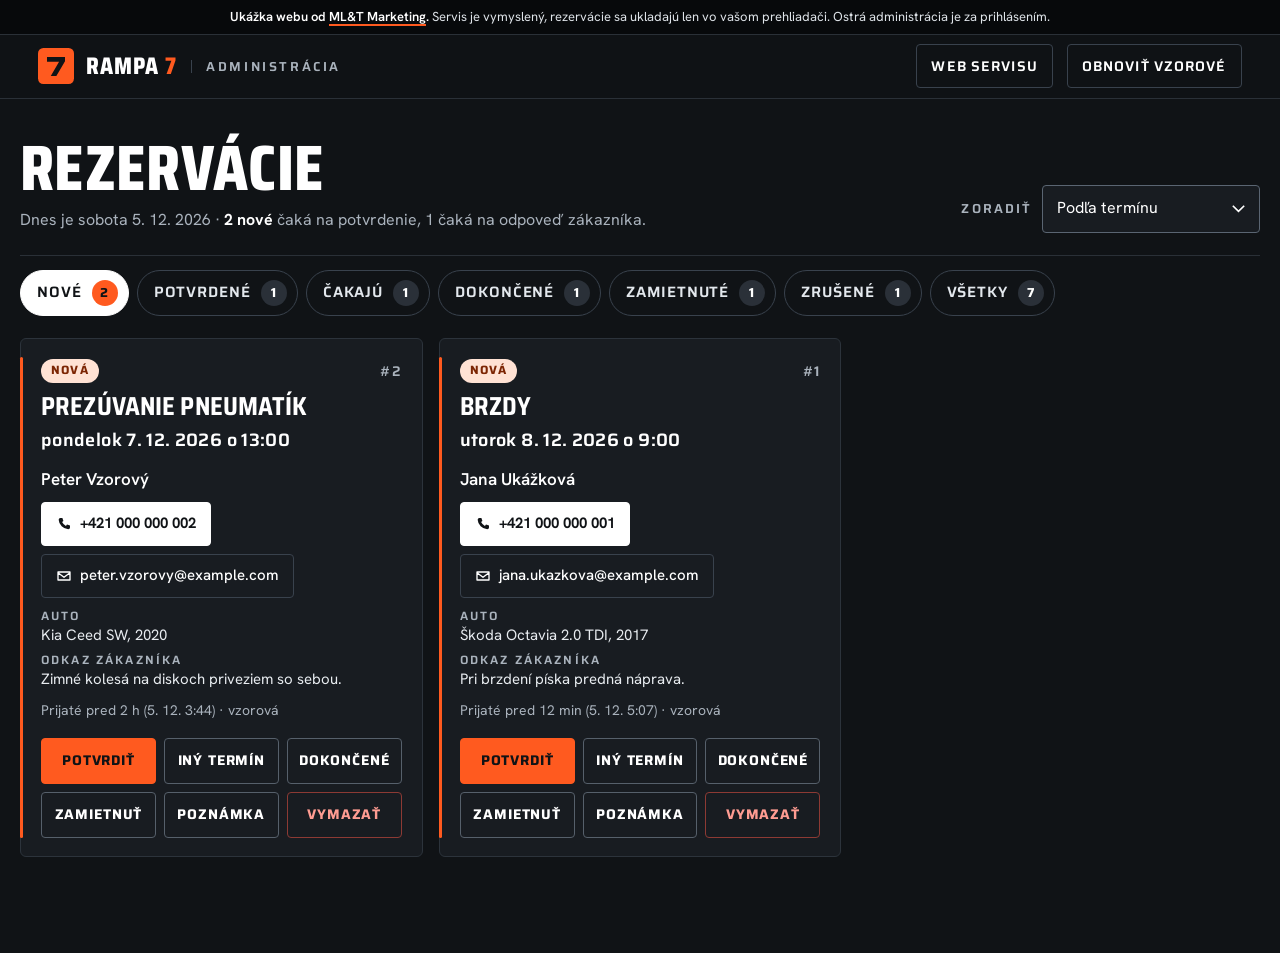
<file: ukazky/autoservis/admin.html>
<!doctype html>
<html lang="sk">
<head>
<meta charset="utf-8">
<meta name="viewport" content="width=device-width, initial-scale=1, viewport-fit=cover">
<meta name="robots" content="noindex">
<title>Rezervácie – RAMPA 7 (ukážka administrácie)</title>
<meta name="description" content="Ukážka administrácie rezervácií autoservisu RAMPA 7: prehľad objednávok, potvrdenie, iný termín, poznámky. Ukážka práce ML&amp;T Marketing.">
<meta name="theme-color" content="#101316">
<link rel="icon" href="assets/favicon.svg" type="image/svg+xml">
<link rel="stylesheet" href="assets/site.css">
<link rel="stylesheet" href="assets/admin.css">
</head>
<body class="adm">
<a class="skip" href="#obsah">Preskočiť na rezervácie</a>

<div class="demo" id="pas" role="note">
  <p><strong>Ukážka webu od <a href="../../index.html">ML&amp;T Marketing</a>.</strong> Servis je vymyslený, rezervácie sa ukladajú len vo vašom prehliadači. Ostrá administrácia je za prihlásením.</p>
</div>

<header class="adm-top">
  <a class="brand" href="index.html" aria-label="RAMPA 7 – späť na web servisu">
    <svg class="brand__mark" viewBox="0 0 40 40" aria-hidden="true"><rect width="40" height="40" rx="6" fill="#ff5a1f"/><path d="M10 10h20v4.6L20.4 31h-6.2l9.2-15.6H10z" fill="#101316"/></svg>
    <span class="brand__name">RAMPA <span>7</span></span>
  </a>
  <span class="adm-top__where">Administrácia</span>
  <a class="adm-link" href="index.html">Web servisu</a>
  <button class="adm-link" type="button" id="vzorove">Obnoviť vzorové</button>
</header>

<main class="adm-main" id="obsah">
  <div class="adm-head">
    <div>
      <h1>Rezervácie</h1>
      <p class="adm-sum" id="suhrn"></p>
    </div>
    <div class="adm-sort">
      <label for="zoradit">Zoradiť</label>
      <select id="zoradit">
        <option value="termin">Podľa termínu</option>
        <option value="prijate">Od najnovšie prijatých</option>
      </select>
    </div>
  </div>

  <div class="tabs" id="filtre" role="group" aria-label="Filter podľa stavu"></div>

  <ul class="cards" id="zoznam" aria-label="Zoznam rezervácií"></ul>
  <p class="empty" id="prazdne" hidden></p>
</main>

<div class="toast" id="oznam" role="status" aria-live="polite"></div>

<dialog class="dlg" id="dlg-vymazat" aria-labelledby="dv-nadpis" aria-describedby="dv-text">
  <h2 id="dv-nadpis">Vymazať rezerváciu?</h2>
  <p id="dv-text"></p>
  <div class="dlg__acts">
    <button class="abtn" type="button" data-zavriet>Ponechať</button>
    <button class="abtn abtn--danger-fill" type="button" id="dv-ano">Vymazať natrvalo</button>
  </div>
</dialog>

<dialog class="dlg" id="dlg-termin" aria-labelledby="dt-nadpis">
  <form method="dialog" id="dt-form">
    <h2 id="dt-nadpis">Navrhnúť iný termín</h2>
    <p id="dt-text"></p>
    <div class="dlg__grid">
      <div class="dlg__field">
        <label for="dt-datum">Deň</label>
        <select id="dt-datum"></select>
      </div>
      <div class="dlg__field">
        <label for="dt-cas">Čas</label>
        <select id="dt-cas" aria-describedby="dt-info"></select>
      </div>
    </div>
    <p class="dlg__hint" id="dt-info">Ponúkajú sa len voľné časy. Pôvodný termín držíme, kým zákazník neodpovie.</p>
    <div class="dlg__acts">
      <button class="abtn" type="button" data-zavriet>Späť</button>
      <button class="abtn abtn--primary" type="submit" id="dt-ano">Poslať návrh</button>
    </div>
  </form>
</dialog>

<dialog class="dlg" id="dlg-poznamka" aria-labelledby="dp-nadpis">
  <form method="dialog" id="dp-form">
    <h2 id="dp-nadpis">Poznámka servisu</h2>
    <div class="dlg__field">
      <label for="dp-text">Interná poznámka k rezervácii <span id="dp-koho"></span></label>
      <textarea id="dp-text" rows="4" maxlength="500"></textarea>
    </div>
    <div class="dlg__acts">
      <button class="abtn" type="button" data-zavriet>Späť</button>
      <button class="abtn abtn--primary" type="submit">Uložiť poznámku</button>
    </div>
  </form>
</dialog>

<script src="assets/store.js"></script>
<script src="assets/admin.js"></script>
</body>
</html>
</file>
<file: ukazky/autoservis/assets/site.css>
/* RAMPA 7 – ukážkový web autoservisu (ML&T Marketing). Jeden tmavo-svetlý vzhľad, bez prepínania režimov. */
@font-face{font-family:'Hanken Grotesk';font-style:normal;font-weight:400 700;font-display:swap;src:url(fonts/hanken-grotesk-normal-latin-ext.woff2) format('woff2');unicode-range:U+0100-02BA,U+02BD-02C5,U+02C7-02CC,U+02CE-02D7,U+02DD-02FF,U+0304,U+0308,U+0329,U+1D00-1DBF,U+1E00-1E9F,U+1EF2-1EFF,U+2020,U+20A0-20AB,U+20AD-20C4,U+2113,U+2C60-2C7F,U+A720-A7FF}
@font-face{font-family:'Hanken Grotesk';font-style:normal;font-weight:400 700;font-display:swap;src:url(fonts/hanken-grotesk-normal-latin.woff2) format('woff2');unicode-range:U+0000-00FF,U+0131,U+0152-0153,U+02BB-02BC,U+02C6,U+02DA,U+02DC,U+0304,U+0308,U+0329,U+2000-206F,U+20AC,U+2122,U+2191,U+2193,U+2212,U+2215,U+FEFF,U+FFFD}
@font-face{font-family:'Saira';font-style:normal;font-weight:400 800;font-stretch:75% 100%;font-display:swap;src:url(fonts/saira-normal-latin-ext.woff2) format('woff2');unicode-range:U+0100-02BA,U+02BD-02C5,U+02C7-02CC,U+02CE-02D7,U+02DD-02FF,U+0304,U+0308,U+0329,U+1D00-1DBF,U+1E00-1E9F,U+1EF2-1EFF,U+2020,U+20A0-20AB,U+20AD-20C4,U+2113,U+2C60-2C7F,U+A720-A7FF}
@font-face{font-family:'Saira';font-style:normal;font-weight:400 800;font-stretch:75% 100%;font-display:swap;src:url(fonts/saira-normal-latin.woff2) format('woff2');unicode-range:U+0000-00FF,U+0131,U+0152-0153,U+02BB-02BC,U+02C6,U+02DA,U+02DC,U+0304,U+0308,U+0329,U+2000-206F,U+20AC,U+2122,U+2191,U+2193,U+2212,U+2215,U+FEFF,U+FFFD}

:root{
  --ink:#101316; --graphite:#181c21; --steel:#232930; --line:#39424d; --mute:#aab3bd;
  --paper:#f2f0eb; --paper-2:#e7e4dc; --rule:#cfcabd; --text:#15181c; --text-2:#4b535c;
  --accent:#ff5a1f; --accent-2:#ff7d4d; --accent-ink:#b03406; --danger:#b3261e; --ok:#1c6b3c;
  --display:'Saira','Arial Narrow','Segoe UI',system-ui,sans-serif;
  --body:'Hanken Grotesk','Segoe UI',system-ui,-apple-system,Roboto,sans-serif;
  --bar:34px; --head:68px; --rail:clamp(372px,31vw,452px);
  --ease:cubic-bezier(.22,.7,.2,1);
  color-scheme:light;
}
*,*::before,*::after{box-sizing:border-box}
[hidden]{display:none!important}
html{-webkit-text-size-adjust:100%;scroll-behavior:smooth;scroll-padding-top:calc(var(--bar) + var(--head) - 1px)}
body{margin:0;background:var(--paper);color:var(--text);font:400 17px/1.55 var(--body);-webkit-font-smoothing:antialiased;text-rendering:optimizeLegibility}
img,svg,canvas{display:block;max-width:100%}
h1,h2,h3,p,ul,ol,dl,dd,figure,fieldset{margin:0;padding:0}
ul,ol{list-style:none}
fieldset{border:0;min-width:0}
a{color:inherit}
button,input,select,textarea{font:inherit;color:inherit}
button{cursor:pointer}
h1,h2,h3{font-family:var(--display);font-stretch:84%;font-weight:700;line-height:1.02;letter-spacing:.005em;text-wrap:balance}
h2{font-size:clamp(34px,4.4vw,58px);text-transform:uppercase}
h3{font-size:22px;line-height:1.15}
:focus{outline:0}
:focus-visible{outline:3px solid #fff;outline-offset:2px;box-shadow:0 0 0 7px var(--ink);border-radius:4px}
.sr{position:absolute;width:1px;height:1px;overflow:hidden;clip-path:inset(50%);white-space:nowrap}
.skip{position:absolute;left:12px;top:-80px;z-index:200;background:var(--accent);color:var(--ink);font-weight:700;padding:12px 18px;border-radius:4px;text-decoration:none}
.skip:focus{top:calc(var(--bar) + 8px)}
.wrap{width:min(1200px,100% - 40px);margin-inline:auto}

/* ---------- pás ukážky ---------- */
.demo{position:sticky;top:0;z-index:90;background:#07090b;color:#dfe4e9;font-size:13px;line-height:1.35;text-align:center;padding:8px 16px;border-bottom:1px solid #2a3037}
.demo strong{color:#fff;font-weight:600}
.demo a{color:#fff;text-decoration:underline;text-decoration-color:var(--accent);text-decoration-thickness:2px;text-underline-offset:3px}

/* ---------- tlačidlá ---------- */
.btn{display:inline-flex;align-items:center;justify-content:center;gap:10px;min-height:52px;padding:12px 26px;border:2px solid transparent;border-radius:4px;font:700 16px/1.1 var(--display);font-stretch:92%;letter-spacing:.06em;text-transform:uppercase;text-decoration:none;transition:background .18s,color .18s,border-color .18s,transform .18s var(--ease)}
.btn:active{transform:translateY(1px)}
/* odozva hneď pri stlačení (Apple: spätná väzba na pointer-down) */
.btn:active,.svc:active,.chip:active span,.opt:active span,.scene__back:active,.card__close:active{transform:scale(.97)}
.svc,.chip span,.opt span,.scene__back,.card__close{transition:background .16s,border-color .16s,color .16s,transform .1s ease-out}
.spot:active .spot__dot::before{transform:scale(.9)}
.card__grab{display:none}
.btn--sm{min-height:44px;padding:8px 18px;font-size:14px}
.btn--block{width:100%}
.btn--accent{background:var(--accent);color:var(--ink)}
@media (hover:hover){.btn--accent:hover{background:var(--accent-2)}}
.btn--ghost{border-color:rgba(255,255,255,.55);color:#fff;background:rgba(16,19,22,.35);backdrop-filter:blur(6px)}
@media (hover:hover){.btn--ghost:hover{border-color:#fff;background:rgba(16,19,22,.6)}}
.btn--dark{background:var(--ink);color:#fff}
@media (hover:hover){.btn--dark:hover{background:#2a3038}}
.btn--line{border-color:var(--ink);color:var(--ink);background:transparent}
@media (hover:hover){.btn--line:hover{background:var(--ink);color:#fff}}
.btn[disabled]{opacity:.45;cursor:not-allowed}

.eyebrow{font:600 13px/1.2 var(--display);letter-spacing:.2em;text-transform:uppercase;color:var(--accent);display:flex;align-items:center;gap:12px}
.eyebrow::before{content:"";width:28px;height:2px;background:currentColor;flex:none}
.eyebrow--dark{color:var(--accent-ink)}

/* ---------- hlavička ---------- */
.top{position:fixed;left:0;right:0;top:var(--bar);z-index:80;height:var(--head);display:flex;align-items:center;gap:28px;padding:0 clamp(16px,3vw,40px);color:#fff;transition:background .25s,box-shadow .25s}
.top.is-solid{background:rgba(16,19,22,.72);-webkit-backdrop-filter:blur(20px) saturate(160%);backdrop-filter:blur(20px) saturate(160%);box-shadow:0 1px 0 rgba(255,255,255,.06)}
@media (prefers-reduced-transparency:reduce),(prefers-contrast:more){.top.is-solid,.spot__label,.btn--ghost{background:#101316;-webkit-backdrop-filter:none;backdrop-filter:none}}
.brand{display:flex;align-items:center;gap:12px;text-decoration:none;margin-right:auto;min-height:44px;min-width:44px}
.brand__mark{width:36px;height:36px;flex:none}
.brand__name{font:800 24px/1 var(--display);font-stretch:80%;letter-spacing:.04em}
.brand__name span{color:var(--accent)}
/* ---------- úvod so scénou: základ bez skriptu a pri obmedzenom pohybe (všetko pod sebou) ---------- */
.intro{position:relative;background:var(--ink);color:#fff}
.intro__pin{position:relative;display:flex;flex-direction:column}
.scene{position:relative;order:2;width:100%;aspect-ratio:4/3;max-height:82vh;overflow:hidden;background:#15181c}
.scene__stage{position:absolute;left:50%;top:50%;width:100%;aspect-ratio:4/3;transform:translate(-50%,-50%)}
.scene__img,.scene__canvas{position:absolute;inset:0;width:100%;height:100%;object-fit:cover}
.scene__canvas{opacity:0}
.scene__canvas.is-on{opacity:1}
.scene__shade{position:absolute;inset:0;pointer-events:none;background:linear-gradient(180deg,rgba(16,19,22,.62) 0,rgba(16,19,22,0) 22%)}
.scene__cue{position:absolute;left:50%;bottom:22px;transform:translateX(-50%);display:flex;align-items:center;gap:12px;font:600 13px/1 var(--display);letter-spacing:.2em;text-transform:uppercase;color:#dfe4e9;text-shadow:0 1px 2px rgba(0,0,0,.85),0 0 14px rgba(0,0,0,.6);white-space:nowrap;pointer-events:none;transition:opacity .3s}
.intro:not(.is-scrolly) .scene__cue,.intro.is-moved .scene__cue{opacity:0}
.scene__back{position:absolute;left:16px;top:16px;z-index:5;display:inline-flex;align-items:center;gap:8px;min-height:44px;padding:0 18px 0 12px;border:0;border-radius:4px;background:#fff;color:var(--ink);font:700 15px/1 var(--display);letter-spacing:.08em;text-transform:uppercase;box-shadow:0 6px 20px rgba(0,0,0,.45)}
@media (hover:hover){.scene__back:hover{background:var(--accent)}}
.scene__back svg{width:20px;height:20px}
/* detail služby: záber auta sa priblíži k dielu a prelne sa do detailného záberu */
.scene__img,.scene__canvas{transform-origin:var(--ox,50%) var(--oy,50%)}
.scene__detail{position:absolute;inset:0;width:100%;height:100%;object-fit:cover;z-index:1}
.intro.has-detail .spots{opacity:0}
.intro.has-detail .spot{pointer-events:none}
.side{order:3;padding:28px 20px 36px;display:flex;flex-direction:column;gap:18px}
.rail{display:flex;flex-direction:column;gap:12px}
.rail__title{font-size:clamp(28px,2.5vw,38px)}
.rail__hint{font-size:15px;color:var(--mute);line-height:1.4}
.rail__list{display:grid;grid-template-columns:repeat(auto-fill,minmax(240px,1fr));gap:6px;margin-top:6px}
.svc{width:100%;display:flex;align-items:center;gap:12px;min-height:46px;padding:6px 12px 6px 8px;text-align:left;background:rgba(255,255,255,.045);border:1px solid rgba(255,255,255,.12);border-radius:4px;color:#fff;font:600 16px/1.15 var(--display);letter-spacing:.03em;transition:background .16s,border-color .16s}
@media (hover:hover){.svc:hover{background:rgba(255,255,255,.1);border-color:rgba(255,255,255,.3)}}
.svc__n{flex:none;width:30px;height:30px;display:grid;place-items:center;border-radius:50%;background:#fff;color:var(--ink);font:700 14px/1 var(--display)}
.svc__name{flex:1;min-width:0}
.svc__price{flex:none;font-weight:500;font-size:14px;color:var(--mute);white-space:nowrap}
.svc[aria-pressed="true"]{background:var(--accent);border-color:var(--accent);color:var(--ink)}
.svc[aria-pressed="true"] .svc__n{background:var(--ink);color:#fff}
.svc[aria-pressed="true"] .svc__price{color:var(--ink)}

/* karta služby */
.card{position:relative;background:#f6f4ef;color:var(--text);border-radius:6px;padding:18px 20px 20px;display:flex;flex-direction:column;gap:10px;box-shadow:0 18px 50px rgba(0,0,0,.45)}
.card[hidden]{display:none}
.card__num{font:700 13px/1 var(--display);letter-spacing:.18em;color:var(--accent-ink);text-transform:uppercase}
.card__title{font-size:26px;text-transform:uppercase;padding-right:44px}
.card__text{font-size:15px;line-height:1.45;color:var(--text-2)}
.card__list{display:grid;gap:4px;font-size:15px;line-height:1.35}
.card__list li{position:relative;padding-left:22px}
.card__list li::before{content:"";position:absolute;left:2px;top:.42em;width:10px;height:6px;border-left:2px solid var(--accent-ink);border-bottom:2px solid var(--accent-ink);transform:rotate(-45deg)}
.card__foot{display:flex;gap:24px;padding-top:10px;border-top:1px solid var(--rule)}
.card__foot p{display:flex;flex-direction:column;font-size:13px;color:var(--text-2);line-height:1.2}
.card__foot strong{font:800 26px/1.1 var(--display);font-stretch:84%;color:var(--text)}
.card__time strong{font-weight:600}
.card__close{position:absolute;right:6px;top:6px;width:44px;height:44px;display:grid;place-items:center;background:none;border:0;border-radius:4px;color:var(--text)}
@media (hover:hover){.card__close:hover{background:rgba(0,0,0,.08)}}
.card__close svg{width:22px;height:22px}
.card :focus-visible{outline-color:var(--ink);box-shadow:0 0 0 7px #fff}

/* výber problému v karte */
.problem{display:flex;flex-direction:column;gap:8px;padding-top:12px;border-top:1px solid var(--rule)}
.problem legend{font:700 14px/1.2 var(--display);letter-spacing:.12em;text-transform:uppercase;margin-bottom:8px;padding:0}
.problem__list{display:grid;gap:6px}
.opt{position:relative;display:block}
.opt input{position:absolute;inset:0;width:100%;height:100%;margin:0;opacity:0;cursor:pointer}
.opt span{display:flex;align-items:center;gap:10px;min-height:44px;padding:8px 12px;border:1.5px solid #b9b5ab;border-radius:4px;background:#fff;font-size:15px;line-height:1.25;transition:border-color .15s,background .15s}
.opt span::before{content:"";flex:none;width:16px;height:16px;border-radius:50%;border:2px solid #6b7078;background:#fff;transition:border-color .15s,box-shadow .15s}
.opt input:hover+span{border-color:var(--ink)}
.opt input:checked+span{border-color:var(--ink);background:#fff3ec}
.opt input:checked+span::before{border-color:var(--accent-ink);box-shadow:inset 0 0 0 3px #fff,inset 0 0 0 8px var(--accent-ink)}
.opt input:focus-visible+span{box-shadow:0 0 0 3px var(--accent)}
.opt--own span{font-weight:600;border-style:dashed}
.problem__own textarea{width:100%;min-height:84px;padding:10px 12px;font-size:16px;line-height:1.4;border:1.5px solid #8c8a82;border-radius:4px;background:#fff;resize:vertical}
.problem__own textarea:focus-visible{outline:0;border-color:var(--ink);box-shadow:0 0 0 3px var(--accent)}

/* body služieb na aute */
.spots{position:absolute;inset:0;pointer-events:none;opacity:0;transition:opacity .35s}
.intro.is-end .spots{opacity:1}
.intro.is-end .spot{pointer-events:auto}
.spot{position:absolute;display:flex;align-items:center;gap:0;height:44px;padding:0;border:0;background:none;color:#fff;transform:translate(-22px,-50%);transition:opacity .4s var(--ease),transform .4s var(--ease);transition-delay:calc(var(--i) * 45ms)}
.intro:not(.is-end) .spot{opacity:0;transform:translate(-22px,calc(-50% + 10px))}
.spot__dot{position:relative;flex:none;width:44px;height:44px;display:grid;place-items:center}
.spot__dot::before{content:"";position:absolute;inset:7px;border-radius:50%;background:#fff;box-shadow:0 0 0 4px rgba(16,19,22,.5),0 4px 14px rgba(0,0,0,.5);transition:background .16s,transform .2s var(--ease)}
.spot__dot::after{content:"";position:absolute;inset:7px;border-radius:50%;border:2px solid #fff;opacity:0}
.spot__dot b{position:relative;font:700 14px/1 var(--display);color:var(--ink)}
.spot__label{margin-left:-4px;padding:8px 14px 8px 12px;border-radius:0 4px 4px 0;background:rgba(16,19,22,.86);backdrop-filter:blur(6px);font:600 14px/1.1 var(--display);letter-spacing:.05em;text-transform:uppercase;white-space:nowrap;border-left:2px solid var(--accent)}
.spot--l{flex-direction:row-reverse;transform:translate(calc(-100% + 22px),-50%)}
.intro:not(.is-end) .spot--l{transform:translate(calc(-100% + 22px),calc(-50% + 10px))}
.spot--l .spot__label{margin:0 -4px 0 0;border-left:0;border-right:2px solid var(--accent);border-radius:4px 0 0 4px;padding:8px 12px 8px 14px}
.spot[aria-pressed="true"] .spot__dot::before{background:var(--accent);transform:scale(1.12)}
@media (hover:hover){.spot:hover .spot__dot::before{background:var(--accent);transform:scale(1.12)}}
.spot[aria-pressed="true"] .spot__label{background:var(--accent);color:var(--ink);border-color:var(--ink)}
.spot:focus-visible{box-shadow:none;outline:0}
.spot:focus-visible .spot__dot::before{box-shadow:0 0 0 3px var(--ink),0 0 0 6px #fff}
@media (prefers-reduced-motion:no-preference){
  .intro.is-end .spot:not([aria-pressed="true"]) .spot__dot::after{animation:pulz 2.6s var(--ease) infinite;animation-delay:calc(var(--i) * 260ms)}
}
@keyframes pulz{0%{opacity:.8;transform:scale(1)}70%,100%{opacity:0;transform:scale(2.1)}}

/* ---------- úvod riadený skrolovaním (pridá skript, keď nie je obmedzený pohyb) ---------- */
.intro.is-scrolly{height:calc(100vh * 3.3);height:calc(100svh * 3.3)}
.is-scrolly .intro__pin{position:sticky;top:var(--bar);height:calc(100vh - var(--bar));height:calc(100svh - var(--bar));overflow:hidden;display:block}

/* široké obrazovky: obsah vľavo, scéna vpravo cez celú výšku */
@media (min-width:1000px) and (min-aspect-ratio:5/4){
  .is-scrolly .scene{position:absolute;left:calc(var(--rail) * .58);right:0;top:0;bottom:0;width:auto;aspect-ratio:auto;max-height:none;
    -webkit-mask-image:linear-gradient(90deg,transparent 0,#000 24%);mask-image:linear-gradient(90deg,transparent 0,#000 24%)}
  .is-scrolly .scene__stage{width:max(100%,calc((100vh - var(--bar)) * 4 / 3));width:max(100%,calc((100svh - var(--bar)) * 4 / 3))}
  .is-scrolly .scene__shade{background:linear-gradient(180deg,rgba(16,19,22,.7) 0,rgba(16,19,22,0) 20%),linear-gradient(0deg,rgba(16,19,22,.55) 0,rgba(16,19,22,0) 16%)}
  .is-scrolly .scene__back{left:calc(var(--rail) * .42 + 24px);top:calc(var(--head) + 12px)}
  .is-scrolly .scene__cue{left:calc(50% + var(--rail) * .29)}
  .is-scrolly .side{position:absolute;left:0;top:var(--head);bottom:0;width:var(--rail);padding:8px 12px 20px clamp(24px,3vw,48px);gap:14px;overflow-y:auto;z-index:4;scrollbar-width:thin;scrollbar-color:#3a424c transparent}
  .is-scrolly .rail{gap:8px}
  .is-scrolly .rail__list{grid-template-columns:1fr;gap:5px;margin-top:4px}
  .is-scrolly .svc{min-height:42px;padding-block:4px}
  .is-scrolly .card{box-shadow:none;padding:16px 18px 18px}
  .is-scrolly.has-card .rail__hint{display:none}
}
@media (min-width:1000px) and (min-aspect-ratio:5/4) and (max-height:860px){
  .is-scrolly .card__text{display:none}
  .is-scrolly .card__list{display:none}
  .is-scrolly .rail__title{font-size:28px}
}
@media (min-width:1000px) and (min-aspect-ratio:5/4) and (max-height:790px){
  .is-scrolly .svc{min-height:38px;padding-block:2px}
  .is-scrolly .svc__n{width:26px;height:26px;font-size:13px}
  .is-scrolly .rail__list{gap:4px}
  .is-scrolly .card{gap:8px;padding:12px 16px 14px}
  .is-scrolly .card__num,.is-scrolly .card__list{display:none}
  .is-scrolly .card__title{font-size:22px}
  .is-scrolly .card .btn{min-height:46px}
}
.mouse{width:20px;height:32px;border:2px solid currentColor;border-radius:12px;position:relative;flex:none}
.mouse::after{content:"";position:absolute;left:50%;top:6px;width:2px;height:7px;margin-left:-1px;background:var(--accent);border-radius:2px}
@media (prefers-reduced-motion:no-preference){.mouse::after{animation:koliesko 1.8s var(--ease) infinite}}
@keyframes koliesko{0%{transform:translateY(0);opacity:1}80%,100%{transform:translateY(9px);opacity:0}}

/* telefón a tablet na výšku: scéna je pás 4:3 pripnutý hore, obsah pod ňou */
@media not ((min-width:1000px) and (min-aspect-ratio:5/4)){
  .is-scrolly{--strip:min(88vw,58vh);--strip:min(88vw,58svh)}
  .is-scrolly .scene{position:absolute;left:0;right:0;top:0;height:var(--strip);aspect-ratio:auto;max-height:none}
  .is-scrolly .scene__stage{width:max(100%,calc(var(--strip) * 4 / 3))}
  .is-scrolly .rail{position:absolute;left:0;right:0;top:var(--strip);bottom:0;padding:18px 16px 14px;overflow:hidden}
  .is-scrolly .side{display:contents}
  .is-scrolly .rail{gap:6px}
  .is-scrolly .scene__cue{bottom:12px;font-size:12px;letter-spacing:.14em}
  .is-scrolly .scene__cue .mouse{display:none}
  .scene__back{left:10px;top:auto;bottom:10px;min-height:44px;font-size:14px}
  .is-scrolly .rail .eyebrow{display:none}
  .is-scrolly .rail__title{font-size:26px}
  .is-scrolly .rail__hint{font-size:14px}
  .is-scrolly .rail__list{grid-template-columns:1fr 1fr;gap:6px;margin-top:6px}
  .is-scrolly .rail__list li:last-child:nth-child(odd){grid-column:1/-1}
  .is-scrolly .svc{min-height:48px;padding:4px 8px 4px 6px;gap:8px;font-size:15px;letter-spacing:.01em}
  .is-scrolly .svc__price{display:none}
  .is-scrolly .svc__n{width:28px;height:28px}
  /* karta služby ako spodný panel */
  .is-scrolly .card__grab{display:block;flex:none;position:sticky;top:-20px;margin:-20px -18px -28px;height:28px;touch-action:none;cursor:grab;z-index:2}
  .is-scrolly .card__grab::before{content:"";position:absolute;left:50%;top:10px;width:40px;height:5px;margin-left:-20px;border-radius:3px;background:#b9b5ab}
  .is-scrolly .card__num,.is-scrolly .card__title{touch-action:none}
  .is-scrolly .card{position:fixed;left:0;right:0;bottom:0;z-index:95;max-height:calc(100vh - var(--bar) - var(--strip) + 6px);max-height:calc(100svh - var(--bar) - var(--strip) + 6px);overflow-y:auto;border-radius:14px 14px 0 0;padding:20px 18px calc(18px + env(safe-area-inset-bottom));box-shadow:0 -14px 50px rgba(0,0,0,.55);will-change:transform}
  .is-scrolly .card__close{right:8px;top:8px;z-index:3}
  /* body na aute: len čísla, názvy sú v zozname pod scénou */
  .spot,.spot--l{transform:translate(-50%,-50%);flex-direction:row}
  .intro:not(.is-end) .spot,.intro:not(.is-end) .spot--l{transform:translate(-50%,calc(-50% + 8px))}
  .spot__label{position:absolute;width:1px;height:1px;overflow:hidden;clip-path:inset(50%);padding:0;margin:0;border:0}
  .spot__dot::before,.spot__dot::after{inset:8px}
  .spot__dot b{font-size:13px}
  .top{height:56px;gap:10px}
  .top__cta-more{display:none}
  .brand__mark{width:30px;height:30px}
  .brand__name{font-size:20px}
  :root{--head:56px}
}
@media not ((min-width:1000px) and (min-aspect-ratio:5/4)){
  @media (max-height:720px){.is-scrolly .rail__hint{display:none}}
}
@keyframes vysun{from{transform:translateY(30px);opacity:0}to{transform:none;opacity:1}}
@media (prefers-reduced-motion:reduce){.is-scrolly .card{animation:none}html{scroll-behavior:auto}}

/* statický režim (obmedzený pohyb): koncový záber s bodmi, bez pripnutia */
.intro.is-static .side{padding-top:24px}
@media (min-width:900px){
  .intro.is-static .intro__pin{display:grid;grid-template-columns:minmax(0,1fr) var(--rail);grid-template-areas:"scene side";align-items:start;padding-top:calc(var(--head))}
  .intro.is-static .scene{grid-area:scene;max-height:none}
  .intro.is-static .side{grid-area:side}
  .intro.is-static .rail__list{grid-template-columns:1fr}
}
@media (max-width:899px){
  .intro.is-static .spot,.intro.is-static .spot--l{transform:translate(-50%,-50%)}
}

/* ---------- sekcie ---------- */
.sec{padding:clamp(64px,9vw,120px) 0}
.sec--ink{background:var(--ink);color:#fff}
.sec__head{display:flex;flex-direction:column;gap:14px;margin-bottom:clamp(32px,4vw,56px);max-width:760px}
.sec__head--split{max-width:none;flex-direction:row;align-items:flex-end;justify-content:space-between;gap:40px}
.sec__head--split>div{display:flex;flex-direction:column;gap:14px}
.sec__head--split .sec__lead{max-width:26em}
.sec__lead{font-size:18px;color:var(--text-2);max-width:36em}
.sec--ink .sec__lead{color:var(--mute)}

/* objednávka */
.book{max-width:820px}
.book__main{display:flex;flex-direction:column;gap:14px;min-width:0}
.form{margin-top:18px;display:flex;flex-direction:column;gap:22px}
.form__grid{display:grid;grid-template-columns:1fr 1fr;gap:22px 20px}
.field{display:flex;flex-direction:column;gap:7px;min-width:0}
.field>label,.field>legend{font:700 14px/1.2 var(--display);letter-spacing:.12em;text-transform:uppercase;color:var(--text)}
.field>legend{margin-bottom:7px}
.field__opt{font:400 13px/1 var(--body);letter-spacing:0;text-transform:none;color:var(--text-2);margin-left:6px}
.field input,.field select,.field textarea{width:100%;min-height:52px;padding:12px 14px;font-size:17px;background:#fff;border:1.5px solid #8c8a82;border-radius:4px;color:var(--text);transition:border-color .15s,box-shadow .15s}
.field textarea{min-height:96px;resize:vertical;line-height:1.45}
.field select{appearance:none;background-image:url("data:image/svg+xml,%3Csvg xmlns='http://www.w3.org/2000/svg' viewBox='0 0 16 10'%3E%3Cpath d='M1 1l7 7 7-7' fill='none' stroke='%2315181c' stroke-width='2'/%3E%3C/svg%3E");background-repeat:no-repeat;background-position:right 16px center;background-size:14px;padding-right:44px}
.field input::placeholder{color:#6b7078}
.field input:hover,.field select:hover,.field textarea:hover{border-color:var(--ink)}
.field input:focus-visible,.field select:focus-visible,.field textarea:focus-visible{outline:0;border-color:var(--ink);box-shadow:0 0 0 3px var(--accent)}
.field [aria-invalid="true"]{border-color:var(--danger);background:#fff6f4}
.field__err{font-size:15px;font-weight:600;color:var(--danger);display:flex;gap:8px;align-items:flex-start}
.field__err::before{content:"!";flex:none;width:18px;height:18px;margin-top:2px;border-radius:50%;background:var(--danger);color:#fff;font:700 13px/18px var(--body);text-align:center}
.field__err[hidden]{display:none}
.field__hint{font-size:15px;color:var(--text-2)}
.chips{display:grid;grid-template-columns:repeat(auto-fill,minmax(92px,1fr));gap:8px}
.chips--days{grid-template-columns:repeat(6,1fr)}
.chip{position:relative;display:block}
.chip input{position:absolute;inset:0;width:100%;height:100%;min-height:0;opacity:0;margin:0;cursor:pointer}
.chip span{display:flex;flex-direction:column;align-items:center;justify-content:center;gap:2px;min-height:52px;padding:6px 8px;background:#fff;border:1.5px solid #8c8a82;border-radius:4px;font:700 17px/1.1 var(--display);letter-spacing:.02em;text-align:center;transition:background .15s,border-color .15s,color .15s}
.chip span small{font:500 12px/1 var(--body);letter-spacing:.06em;text-transform:uppercase;color:var(--text-2)}
.chip input:hover+span{border-color:var(--ink)}
.chip input:checked+span{background:var(--ink);border-color:var(--ink);color:#fff}
.chip input:checked+span small{color:#c9d0d7}
.chip input:focus-visible+span{box-shadow:0 0 0 3px var(--accent);border-color:var(--ink)}
.field--chips[aria-invalid="true"] .chip span{border-color:var(--danger)}
.form__alert{padding:14px 16px;border-left:4px solid var(--danger);background:#fbe9e6;color:#7a160f;font-weight:600;border-radius:0 4px 4px 0}
.form__alert[hidden]{display:none}
.form__alert ul{margin-top:6px;font-weight:500;display:grid;gap:2px}
.form__alert a{color:inherit}
.form__end{display:flex;flex-wrap:wrap;align-items:center;gap:16px 22px}
.form__note{font-size:14px;color:var(--text-2);max-width:26em}

.done{margin-top:18px;padding:28px;background:#fff;border:1.5px solid var(--ink);border-radius:6px;display:flex;flex-direction:column;gap:12px;align-items:flex-start}
.done[hidden]{display:none}
.done__icon{width:46px;height:46px;color:var(--ok)}
.done h3{font-size:30px;text-transform:uppercase}
.done__list{display:grid;grid-template-columns:auto 1fr;gap:6px 18px;font-size:16px;padding:14px 0;border-block:1px solid var(--rule);width:100%}
.done__list dt{color:var(--text-2)}
.done__list dd{font-weight:600}
.done__actions{display:flex;flex-wrap:wrap;gap:12px;margin-top:4px}

.mine{margin-top:28px;padding-top:24px;border-top:2px solid var(--ink)}
.mine[hidden]{display:none}
.mine h3{text-transform:uppercase;margin-bottom:14px}
.mine__list{display:grid;gap:10px}
.mine__item{display:grid;grid-template-columns:1fr auto;gap:6px 16px;align-items:center;padding:14px 16px;background:#fff;border:1px solid var(--rule);border-radius:4px}
.mine__item p{font-size:15px;color:var(--text-2)}
.mine__item strong{font:700 18px/1.2 var(--display);color:var(--text);text-transform:uppercase;display:block}
.mine__acts{display:flex;gap:8px;flex-wrap:wrap;justify-content:flex-end}
.tag{display:inline-flex;align-items:center;min-height:24px;padding:3px 10px;border-radius:99px;font:700 12px/1.2 var(--display);letter-spacing:.1em;text-transform:uppercase;background:#e2dfd6;color:#33383e}
.tag--nova{background:#ffe2d4;color:#7c2503}
.tag--potvrdena{background:#d6efdf;color:#12512c}
.tag--caka{background:#fff0c2;color:#6b4a00}
.tag--dokoncena{background:#dfe4e9;color:#283039}
.tag--zamietnuta{background:#f9dcd9;color:#7a160f}
.tag--zrusena{background:#e6e3dc;color:#4b535c}

/* ---------- užšie obrazovky ---------- */
@media (max-width:720px){
  body{font-size:16px}
  .wrap{width:calc(100% - 32px)}
  .demo{font-size:12px;padding:6px 12px}
  .form__grid{grid-template-columns:1fr}
  .chips--days{grid-template-columns:repeat(4,1fr)}
  .chips{grid-template-columns:repeat(3,1fr)}
  .done{padding:22px 18px}
  .mine__item{grid-template-columns:1fr}
  .mine__acts{justify-content:flex-start}
}
@media (prefers-reduced-motion:reduce){*{transition-duration:.01ms!important;animation-duration:.01ms!important;animation-iteration-count:1!important}}
</file>
<file: ukazky/restauracia/assets/fonts/fonts.css>
@font-face{font-family: 'Albert Sans'; font-style: italic; font-weight: 400 700; font-display: swap; src: url(albert-sans-italic-latin-ext.woff2) format('woff2'); unicode-range: U+0100-02BA, U+02BD-02C5, U+02C7-02CC, U+02CE-02D7, U+02DD-02FF, U+0304, U+0308, U+0329, U+1D00-1DBF, U+1E00-1E9F, U+1EF2-1EFF, U+2020, U+20A0-20AB, U+20AD-20C4, U+2113, U+2C60-2C7F, U+A720-A7FF;}
@font-face{font-family: 'Albert Sans'; font-style: italic; font-weight: 400 700; font-display: swap; src: url(albert-sans-italic-latin.woff2) format('woff2'); unicode-range: U+0000-00FF, U+0131, U+0152-0153, U+02BB-02BC, U+02C6, U+02DA, U+02DC, U+0304, U+0308, U+0329, U+2000-206F, U+20AC, U+2122, U+2191, U+2193, U+2212, U+2215, U+FEFF, U+FFFD;}
@font-face{font-family: 'Albert Sans'; font-style: normal; font-weight: 400 700; font-display: swap; src: url(albert-sans-normal-latin-ext.woff2) format('woff2'); unicode-range: U+0100-02BA, U+02BD-02C5, U+02C7-02CC, U+02CE-02D7, U+02DD-02FF, U+0304, U+0308, U+0329, U+1D00-1DBF, U+1E00-1E9F, U+1EF2-1EFF, U+2020, U+20A0-20AB, U+20AD-20C4, U+2113, U+2C60-2C7F, U+A720-A7FF;}
@font-face{font-family: 'Albert Sans'; font-style: normal; font-weight: 400 700; font-display: swap; src: url(albert-sans-normal-latin.woff2) format('woff2'); unicode-range: U+0000-00FF, U+0131, U+0152-0153, U+02BB-02BC, U+02C6, U+02DA, U+02DC, U+0304, U+0308, U+0329, U+2000-206F, U+20AC, U+2122, U+2191, U+2193, U+2212, U+2215, U+FEFF, U+FFFD;}
@font-face{font-family: 'Corben'; font-style: normal; font-weight: 400; font-display: swap; src: url(corben-normal-400-latin-ext.woff2) format('woff2'); unicode-range: U+0100-02BA, U+02BD-02C5, U+02C7-02CC, U+02CE-02D7, U+02DD-02FF, U+0304, U+0308, U+0329, U+1D00-1DBF, U+1E00-1E9F, U+1EF2-1EFF, U+2020, U+20A0-20AB, U+20AD-20C4, U+2113, U+2C60-2C7F, U+A720-A7FF;}
@font-face{font-family: 'Corben'; font-style: normal; font-weight: 400; font-display: swap; src: url(corben-normal-400-latin.woff2) format('woff2'); unicode-range: U+0000-00FF, U+0131, U+0152-0153, U+02BB-02BC, U+02C6, U+02DA, U+02DC, U+0304, U+0308, U+0329, U+2000-206F, U+20AC, U+2122, U+2191, U+2193, U+2212, U+2215, U+FEFF, U+FFFD;}
@font-face{font-family: 'Corben'; font-style: normal; font-weight: 700; font-display: swap; src: url(corben-normal-700-latin-ext.woff2) format('woff2'); unicode-range: U+0100-02BA, U+02BD-02C5, U+02C7-02CC, U+02CE-02D7, U+02DD-02FF, U+0304, U+0308, U+0329, U+1D00-1DBF, U+1E00-1E9F, U+1EF2-1EFF, U+2020, U+20A0-20AB, U+20AD-20C4, U+2113, U+2C60-2C7F, U+A720-A7FF;}
@font-face{font-family: 'Corben'; font-style: normal; font-weight: 700; font-display: swap; src: url(corben-normal-700-latin.woff2) format('woff2'); unicode-range: U+0000-00FF, U+0131, U+0152-0153, U+02BB-02BC, U+02C6, U+02DA, U+02DC, U+0304, U+0308, U+0329, U+2000-206F, U+20AC, U+2122, U+2191, U+2193, U+2212, U+2215, U+FEFF, U+FFFD;}
</file>
<file: ukazky/autoservis/assets/admin.css>
/* RAMPA 7 – administrácia rezervácií (dopĺňa site.css) */
body.adm{background:var(--ink);color:#fff;min-height:100vh;color-scheme:dark}
.adm :focus-visible{outline:3px solid #fff;outline-offset:2px;box-shadow:0 0 0 7px var(--accent);border-radius:4px}
.adm-top{position:sticky;top:var(--bar);z-index:60;display:flex;align-items:center;gap:14px;height:64px;padding:0 clamp(16px,3vw,40px);background:rgba(16,19,22,.96);backdrop-filter:blur(10px);border-bottom:1px solid #2a3037}
.adm-top .brand{margin-right:0}
.adm-top__where{font:600 13px/1 var(--display);letter-spacing:.2em;text-transform:uppercase;color:var(--mute);padding-left:14px;border-left:1px solid var(--line);margin-right:auto}
.adm-link{display:inline-flex;align-items:center;min-height:44px;padding:8px 14px;border:1px solid var(--line);border-radius:4px;background:none;color:#fff;font:600 14px/1 var(--display);letter-spacing:.08em;text-transform:uppercase;text-decoration:none;white-space:nowrap}
.adm-link:hover{border-color:#fff;background:rgba(255,255,255,.06)}
.adm-main{width:min(1280px,100% - 40px);margin-inline:auto;padding:36px 0 96px}
.adm-head{display:flex;justify-content:space-between;align-items:flex-end;gap:20px;flex-wrap:wrap;margin-bottom:22px}
.adm-head h1{font-size:clamp(40px,5vw,64px);text-transform:uppercase;font-weight:800;font-stretch:80%}
.adm-sum{margin-top:8px;color:var(--mute);font-size:16px}
.adm-sum strong{color:#fff}
.adm-sort{display:flex;align-items:center;gap:10px}
.adm-sort label{font:600 13px/1 var(--display);letter-spacing:.16em;text-transform:uppercase;color:var(--mute)}
.adm-sort select,.dlg select,.dlg textarea{min-height:48px;padding:10px 40px 10px 14px;font-size:16px;background-color:var(--graphite);color:#fff;border:1.5px solid #5a6572;border-radius:4px;appearance:none;background-image:url("data:image/svg+xml,%3Csvg xmlns='http://www.w3.org/2000/svg' viewBox='0 0 16 10'%3E%3Cpath d='M1 1l7 7 7-7' fill='none' stroke='%23ffffff' stroke-width='2'/%3E%3C/svg%3E");background-repeat:no-repeat;background-position:right 14px center;background-size:13px}
.dlg textarea{background-image:none;padding:12px 14px;width:100%;resize:vertical;line-height:1.45}

.tabs{display:flex;flex-wrap:wrap;gap:8px;padding:14px 0 22px;border-top:1px solid #2a3037}
.tab{display:inline-flex;align-items:center;gap:10px;min-height:46px;padding:8px 10px 8px 16px;border:1.5px solid var(--line);border-radius:99px;background:none;color:#e3e8ed;font:600 15px/1 var(--display);letter-spacing:.06em;text-transform:uppercase;transition:background .15s,border-color .15s}
.tab b{min-width:26px;height:26px;padding:0 7px;display:grid;place-items:center;border-radius:99px;background:#2a3038;color:#fff;font:700 13px/1 var(--display)}
.tab:hover{border-color:#fff}
.tab[aria-pressed="true"]{background:#fff;border-color:#fff;color:var(--ink)}
.tab[aria-pressed="true"] b{background:var(--accent);color:var(--ink)}

.cards{display:grid;grid-template-columns:repeat(auto-fill,minmax(min(100%,372px),1fr));gap:16px;align-items:start}
.res{position:relative;background:var(--graphite);border:1px solid #2c333b;border-radius:6px;padding:20px 20px 18px;display:flex;flex-direction:column;gap:10px}
.res::before{content:"";position:absolute;left:-1px;top:18px;bottom:18px;width:3px;border-radius:2px;background:#56606b}
.res--nova::before{background:var(--accent)}
.res--potvrdena::before{background:#4fc083}
.res--caka::before{background:#f2c230}
.res--zamietnuta::before{background:#e5675c}
.res__top{display:flex;justify-content:space-between;align-items:center;gap:12px}
.res__id{font:600 14px/1 var(--display);letter-spacing:.08em;color:var(--mute)}
.res__title{font-size:26px;text-transform:uppercase;font-stretch:84%}
.res__when{font:600 18px/1.25 var(--display);letter-spacing:.02em}
.res__alt{font-size:15px;color:#f6d776;line-height:1.35}
.res__who{font-size:17px;font-weight:600;margin-top:4px}
.res__links{display:flex;flex-wrap:wrap;gap:8px}
.res__links a{display:inline-flex;align-items:center;gap:8px;min-height:44px;padding:8px 14px;border:1px solid var(--line);border-radius:4px;text-decoration:none;font-size:15px;font-weight:500;word-break:break-word}
.res__links a:hover{border-color:#fff}
.res__links a:first-child{background:#fff;border-color:#fff;color:var(--ink);font-weight:700}
.res__links svg{width:16px;height:16px;flex:none}
.res dl{display:grid;gap:8px;margin-top:2px}
.res dt{font:600 12px/1 var(--display);letter-spacing:.18em;text-transform:uppercase;color:var(--mute);margin-bottom:3px}
.res dd{font-size:15px;line-height:1.4;color:#e8ecf0}
.res__meta{font-size:14px;color:var(--mute)}
.res__acts{display:grid;grid-template-columns:repeat(3,1fr);gap:8px;margin-top:6px}
.abtn{min-height:46px;padding:8px 10px;border:1.5px solid #56606b;border-radius:4px;background:none;color:#fff;font:700 14px/1.1 var(--display);letter-spacing:.06em;text-transform:uppercase;transition:background .15s,border-color .15s,color .15s}
.abtn:hover{border-color:#fff;background:rgba(255,255,255,.06)}
.abtn--primary{background:var(--accent);border-color:var(--accent);color:var(--ink)}
.abtn--primary:hover{background:var(--accent-2);border-color:var(--accent-2)}
.abtn--danger{border-color:#8d3a34;color:#ff9c92}
.abtn--danger:hover{border-color:#ff9c92;background:rgba(229,103,92,.12)}
.abtn--danger-fill{background:#e5584c;border-color:#e5584c;color:#16090a}
.abtn--danger-fill:hover{background:#f07a6f;border-color:#f07a6f}
.abtn[disabled]{opacity:.38;cursor:not-allowed}
.abtn[disabled]:hover{border-color:#56606b;background:none}
.abtn--primary[disabled]:hover{background:var(--accent);border-color:var(--accent)}
.empty{padding:56px 20px;text-align:center;color:var(--mute);border:1px dashed var(--line);border-radius:6px;font-size:17px}
.empty[hidden]{display:none}

.toast{position:fixed;left:50%;bottom:22px;transform:translate(-50%,20px);z-index:120;max-width:min(560px,100% - 32px);padding:14px 20px;background:#fff;color:var(--ink);border-radius:6px;font-weight:600;font-size:15px;line-height:1.35;box-shadow:0 14px 44px rgba(0,0,0,.55);opacity:0;pointer-events:none;transition:opacity .25s,transform .25s var(--ease)}
.toast.is-on{opacity:1;transform:translate(-50%,0)}

.dlg{width:min(480px,100% - 32px);padding:26px 26px 22px;border:1px solid #47515c;border-radius:8px;background:#1d2229;color:#fff;box-shadow:0 30px 80px rgba(0,0,0,.6)}
.dlg::backdrop{background:rgba(6,8,10,.72);backdrop-filter:blur(3px)}
.dlg h2{font-size:28px;margin-bottom:10px}
.dlg p{color:#d5dbe1;font-size:16px;line-height:1.45}
.dlg__grid{display:grid;grid-template-columns:1.4fr 1fr;gap:12px;margin-top:16px}
.dlg__field{display:flex;flex-direction:column;gap:7px;margin-top:6px}
.dlg__field label{font:600 13px/1.2 var(--display);letter-spacing:.14em;text-transform:uppercase;color:var(--mute)}
.dlg__field label span{letter-spacing:.04em;color:#fff}
.dlg__field select{width:100%}
.dlg__hint{margin-top:12px;font-size:14px!important;color:var(--mute)!important}
.dlg__acts{display:grid;grid-template-columns:1fr 1.4fr;gap:10px;margin-top:22px}
.dlg__acts .abtn{min-height:50px}

@media (max-width:720px){
  .adm-main{width:calc(100% - 32px);padding-top:26px}
  .adm-top{height:58px;gap:8px}
  .adm-top__where{display:none}
  .adm-top .brand{margin-right:auto}
  .adm-top .brand__name{position:absolute;width:1px;height:1px;overflow:hidden;clip-path:inset(50%);white-space:nowrap}
  .adm-link{padding:8px 10px;font-size:13px;letter-spacing:.04em}
  .adm-head{align-items:flex-start;flex-direction:column}
  .adm-sort{width:100%}
  .adm-sort select{flex:1}
  .tab{min-height:44px;padding:6px 8px 6px 13px;font-size:14px;gap:8px}
  .res{padding:18px 16px 16px}
  .dlg{padding:22px 18px 18px}
  .dlg__grid{grid-template-columns:1fr}
}
</file>
